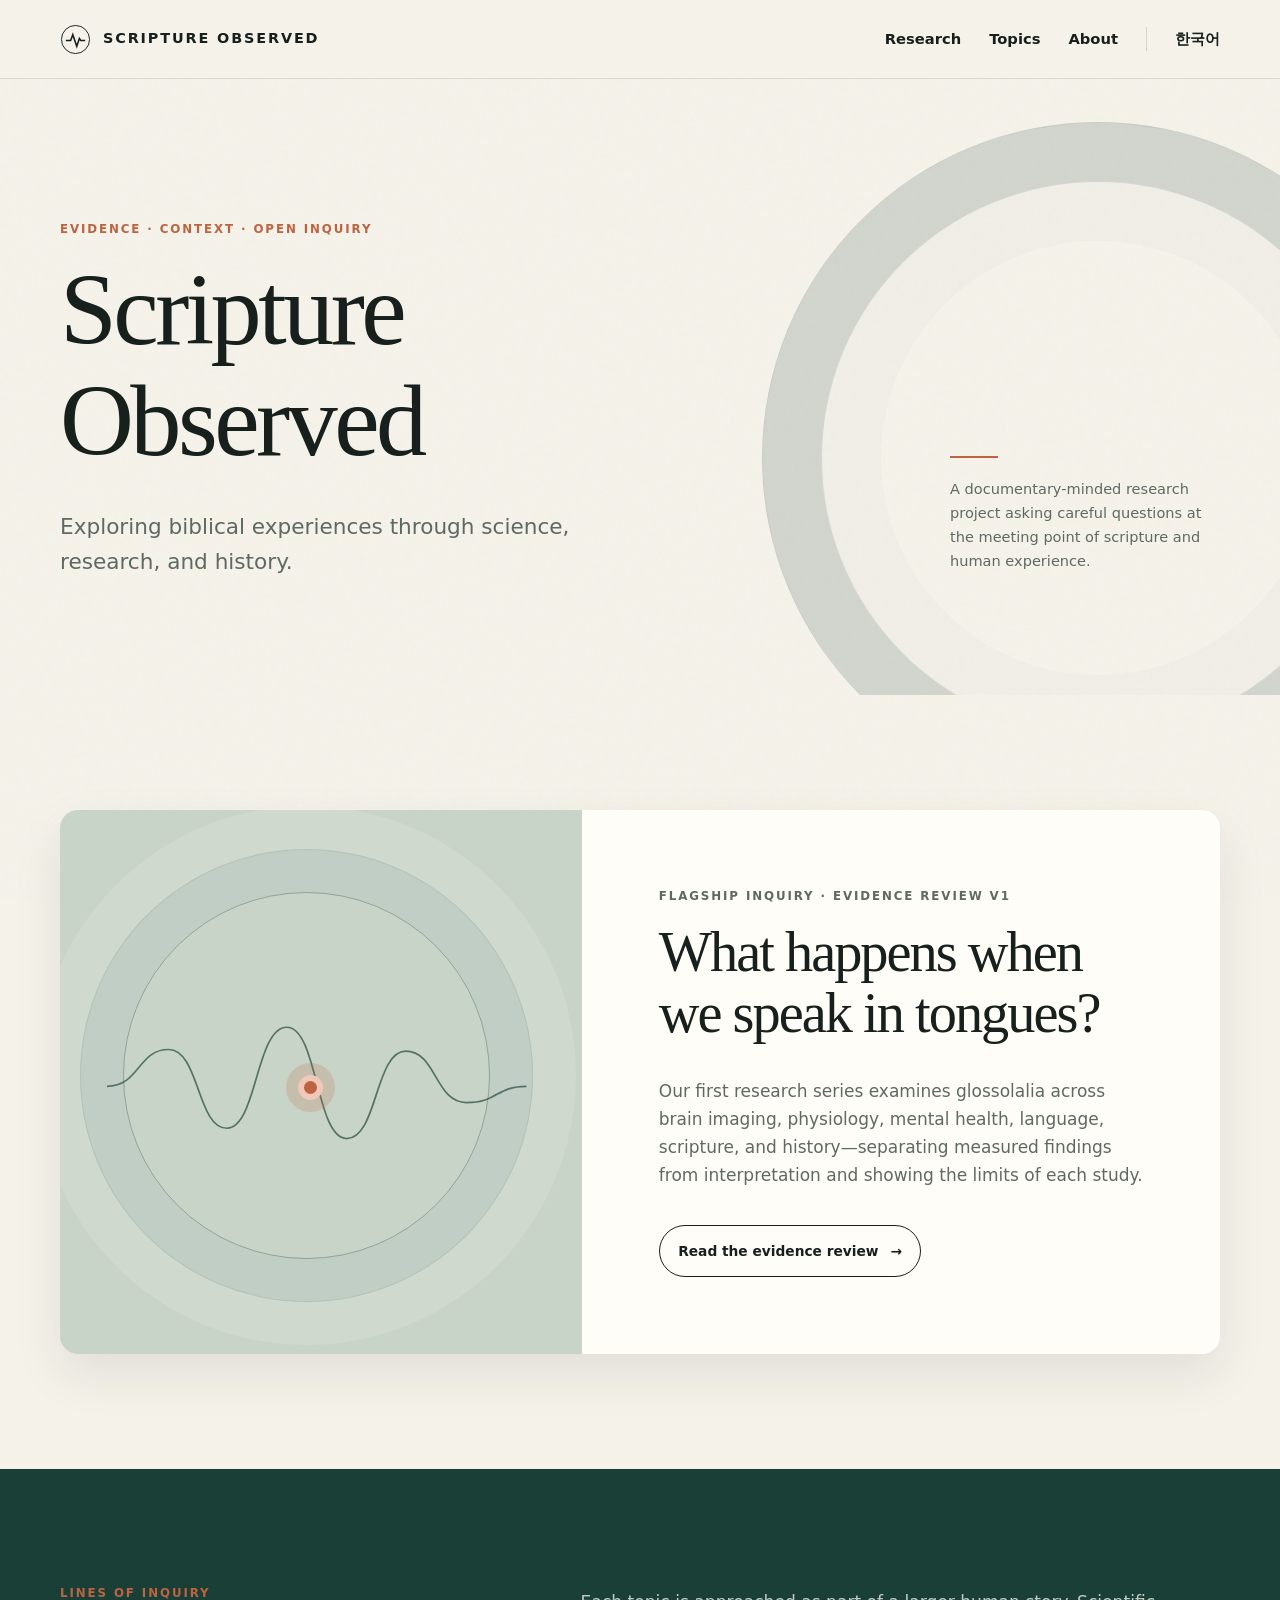
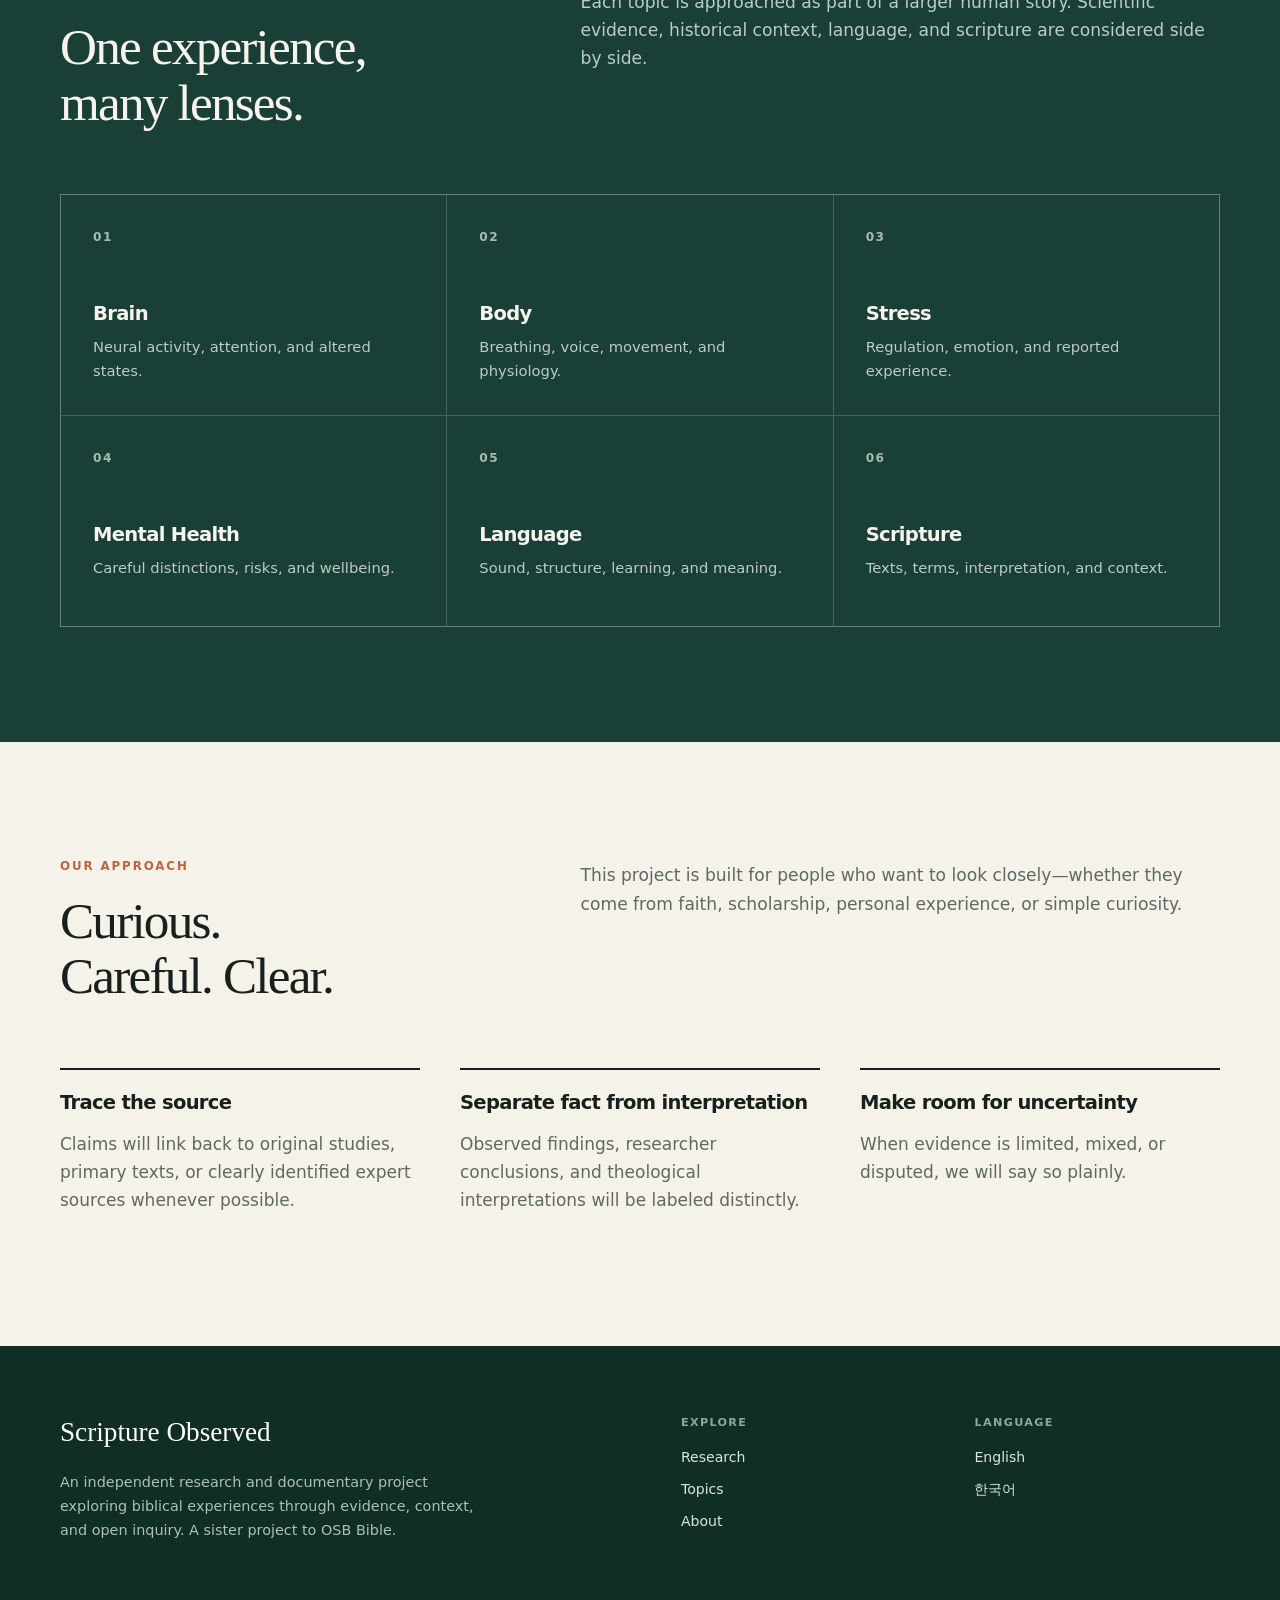
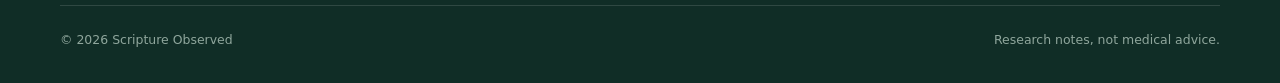
<file: index.html>
<!doctype html>
<html lang="en">
<head>
  <meta charset="utf-8">
  <meta name="viewport" content="width=device-width, initial-scale=1">
  <title>Scripture Observed — Biblical experiences through research</title>
  <meta name="description" content="Scripture Observed explores biblical experiences through science, research, and history with careful sourcing and accessible explanations.">
  <link rel="canonical" href="https://scriptureobserved.github.io/">
  <meta property="og:title" content="Scripture Observed">
  <meta property="og:description" content="Exploring biblical experiences through science, research, and history.">
  <meta property="og:type" content="website">
  <meta property="og:url" content="https://scriptureobserved.github.io/">
  <meta name="theme-color" content="#193f36">
  <link rel="stylesheet" href="/assets/css/styles.css">
  <script type="application/ld+json">{"@context":"https://schema.org","@type":"WebSite","name":"Scripture Observed","url":"https://scriptureobserved.github.io/","description":"Exploring biblical experiences through science, research, and history.","inLanguage":["en","ko"]}</script>
  <script src="/assets/js/site.js" defer></script>
</head>
<body>
  <a class="skip-link" href="#main">Skip to content</a>
  <header class="site-header">
    <div class="container nav-wrap">
      <a class="brand" href="/" aria-label="Scripture Observed home">
        <svg class="brand-mark" viewBox="0 0 32 32" aria-hidden="true"><circle cx="16" cy="16" r="14.5" fill="none" stroke="currentColor"/><path d="M6 17h5l2.2-6 4.1 12L20 15l1.4 2H26" fill="none" stroke="currentColor" stroke-width="1.6"/></svg>
        <span class="brand-name">SCRIPTURE OBSERVED</span>
      </a>
      <button class="menu-button" type="button" data-menu-button aria-expanded="false" aria-controls="site-nav" aria-label="Open menu"><svg width="24" height="24" viewBox="0 0 24 24" aria-hidden="true"><path d="M4 7h16M4 12h16M4 17h16" stroke="currentColor" stroke-width="1.7"/></svg></button>
      <nav class="site-nav" id="site-nav" data-site-nav aria-label="Main navigation">
        <a href="/research/">Research</a><a href="/topics/">Topics</a><a href="/about/">About</a><a class="language-link" href="/ko/" lang="ko">한국어</a>
      </nav>
    </div>
  </header>

  <main id="main">
    <section class="hero">
      <div class="container hero-grid">
        <div>
          <p class="eyebrow">Evidence · Context · Open inquiry</p>
          <h1>Scripture<br>Observed</h1>
          <p class="hero-copy">Exploring biblical experiences through science, research, and history.</p>
        </div>
        <p class="hero-note">A documentary-minded research project asking careful questions at the meeting point of scripture and human experience.</p>
      </div>
    </section>

    <section class="section" aria-labelledby="featured-title">
      <div class="container">
        <div class="feature-card">
          <div class="feature-visual" aria-hidden="true"><div class="signal"><svg viewBox="0 0 500 180"><path d="M0 95c38 0 36-43 72-43s33 92 68 92 34-118 70-118 34 130 70 130 33-102 69-102 34 60 71 60 34-19 70-19" fill="none" stroke="currentColor" stroke-width="2"/></svg></div></div>
          <div class="feature-content">
            <p class="eyebrow">Flagship inquiry · Evidence review v1</p>
            <h2 id="featured-title">What happens when we speak in tongues?</h2>
            <p>Our first research series examines glossolalia across brain imaging, physiology, mental health, language, scripture, and history—separating measured findings from interpretation and showing the limits of each study.</p>
            <a class="button" href="/research/speaking-in-tongues/">Read the evidence review <span aria-hidden="true">→</span></a>
          </div>
        </div>
      </div>
    </section>

    <section class="section section-dark" aria-labelledby="topics-title">
      <div class="container">
        <div class="section-heading"><div><p class="eyebrow">Lines of inquiry</p><h2 id="topics-title">One experience,<br>many lenses.</h2></div><p class="section-intro">Each topic is approached as part of a larger human story. Scientific evidence, historical context, language, and scripture are considered side by side.</p></div>
        <div class="topic-grid">
          <a class="topic-card" href="/research/speaking-in-tongues/#brain"><span class="topic-number">01</span><h3>Brain</h3><p>Neural activity, attention, and altered states.</p></a>
          <a class="topic-card" href="/research/speaking-in-tongues/#body"><span class="topic-number">02</span><h3>Body</h3><p>Breathing, voice, movement, and physiology.</p></a>
          <a class="topic-card" href="/research/speaking-in-tongues/#stress"><span class="topic-number">03</span><h3>Stress</h3><p>Regulation, emotion, and reported experience.</p></a>
          <a class="topic-card" href="/research/speaking-in-tongues/#mental-health"><span class="topic-number">04</span><h3>Mental Health</h3><p>Careful distinctions, risks, and wellbeing.</p></a>
          <a class="topic-card" href="/research/speaking-in-tongues/#language"><span class="topic-number">05</span><h3>Language</h3><p>Sound, structure, learning, and meaning.</p></a>
          <a class="topic-card" href="/research/speaking-in-tongues/#scripture"><span class="topic-number">06</span><h3>Scripture</h3><p>Texts, terms, interpretation, and context.</p></a>
        </div>
      </div>
    </section>

    <section class="section" aria-labelledby="method-title">
      <div class="container">
        <div class="section-heading"><div><p class="eyebrow">Our approach</p><h2 id="method-title">Curious.<br>Careful. Clear.</h2></div><p class="section-intro">This project is built for people who want to look closely—whether they come from faith, scholarship, personal experience, or simple curiosity.</p></div>
        <div class="principles">
          <article class="principle"><h3>Trace the source</h3><p>Claims will link back to original studies, primary texts, or clearly identified expert sources whenever possible.</p></article>
          <article class="principle"><h3>Separate fact from interpretation</h3><p>Observed findings, researcher conclusions, and theological interpretations will be labeled distinctly.</p></article>
          <article class="principle"><h3>Make room for uncertainty</h3><p>When evidence is limited, mixed, or disputed, we will say so plainly.</p></article>
        </div>
      </div>
    </section>

    <div class="ad-slot" aria-hidden="true"><!-- Reserved for a future, clearly labeled advertising unit. --></div>
  </main>

  <footer class="site-footer"><div class="container"><div class="footer-grid"><div><p class="footer-brand">Scripture Observed</p><p class="footer-copy">An independent research and documentary project exploring biblical experiences through evidence, context, and open inquiry. A sister project to OSB Bible.</p></div><div><p class="footer-title">Explore</p><div class="footer-links"><a href="/research/">Research</a><a href="/topics/">Topics</a><a href="/about/">About</a></div></div><div><p class="footer-title">Language</p><div class="footer-links"><a href="/">English</a><a href="/ko/" lang="ko">한국어</a></div></div></div><div class="footer-bottom"><span>© <span data-year>2026</span> Scripture Observed</span><span>Research notes, not medical advice.</span></div></div></footer>
</body>
</html>
</file>
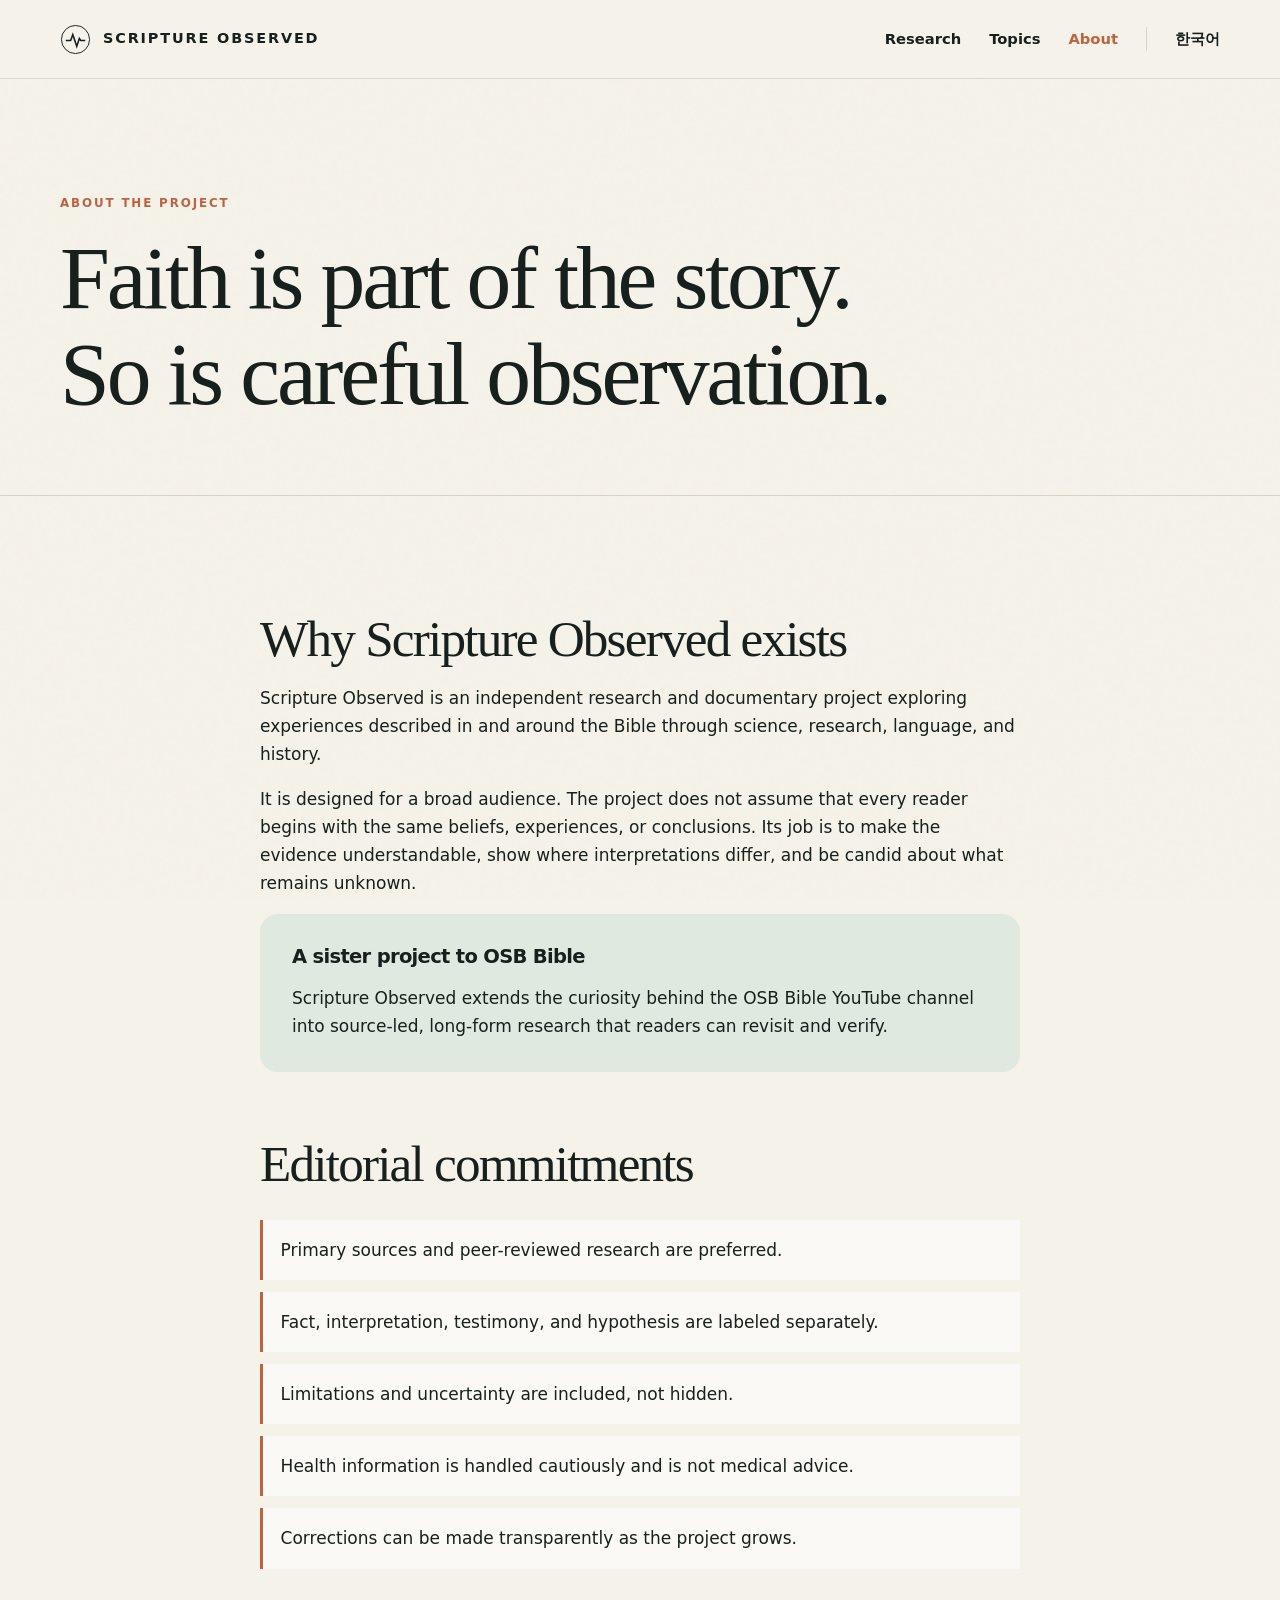
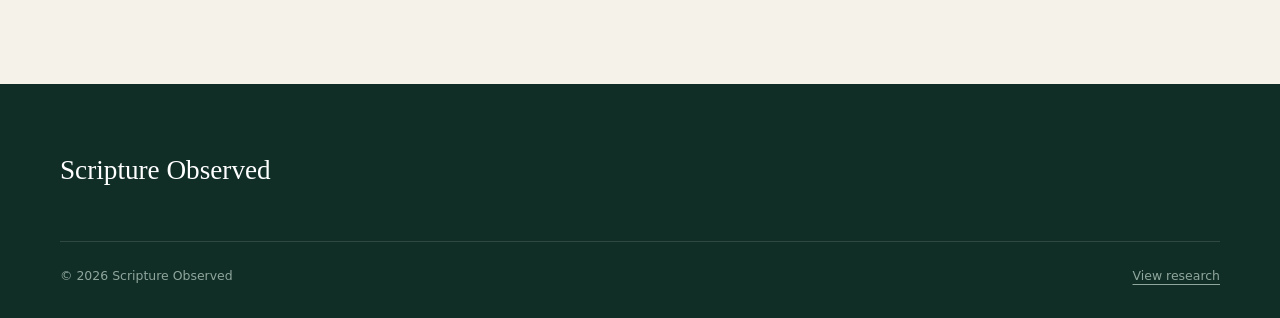
<file: about/index.html>
<!doctype html><html lang="en"><head><meta charset="utf-8"><meta name="viewport" content="width=device-width, initial-scale=1"><title>About — Scripture Observed</title><meta name="description" content="Learn about Scripture Observed, an independent research and documentary project and sister project to OSB Bible."><link rel="canonical" href="https://scriptureobserved.github.io/about/"><link rel="stylesheet" href="/assets/css/styles.css"><script src="/assets/js/site.js" defer></script></head><body><a class="skip-link" href="#main">Skip to content</a><header class="site-header"><div class="container nav-wrap"><a class="brand" href="/" aria-label="Scripture Observed home"><svg class="brand-mark" viewBox="0 0 32 32" aria-hidden="true"><circle cx="16" cy="16" r="14.5" fill="none" stroke="currentColor"/><path d="M6 17h5l2.2-6 4.1 12L20 15l1.4 2H26" fill="none" stroke="currentColor" stroke-width="1.6"/></svg><span class="brand-name">SCRIPTURE OBSERVED</span></a><button class="menu-button" type="button" data-menu-button aria-expanded="false" aria-controls="site-nav" aria-label="Open menu">☰</button><nav class="site-nav" id="site-nav" data-site-nav aria-label="Main navigation"><a href="/research/">Research</a><a href="/topics/">Topics</a><a href="/about/" aria-current="page">About</a><a class="language-link" href="/ko/" lang="ko">한국어</a></nav></div></header><main id="main"><header class="page-hero"><div class="container"><p class="eyebrow">About the project</p><h1>Faith is part of the story.<br>So is careful observation.</h1></div></header><section class="section"><div class="narrow"><h2>Why Scripture Observed exists</h2><p>Scripture Observed is an independent research and documentary project exploring experiences described in and around the Bible through science, research, language, and history.</p><p>It is designed for a broad audience. The project does not assume that every reader begins with the same beliefs, experiences, or conclusions. Its job is to make the evidence understandable, show where interpretations differ, and be candid about what remains unknown.</p><div class="callout"><h3>A sister project to OSB Bible</h3><p>Scripture Observed extends the curiosity behind the OSB Bible YouTube channel into source-led, long-form research that readers can revisit and verify.</p></div><h2 style="margin-top:4rem">Editorial commitments</h2><ul class="question-list"><li>Primary sources and peer-reviewed research are preferred.</li><li>Fact, interpretation, testimony, and hypothesis are labeled separately.</li><li>Limitations and uncertainty are included, not hidden.</li><li>Health information is handled cautiously and is not medical advice.</li><li>Corrections can be made transparently as the project grows.</li></ul></div></section></main><footer class="site-footer"><div class="container"><p class="footer-brand">Scripture Observed</p><div class="footer-bottom"><span>© <span data-year>2026</span> Scripture Observed</span><a href="/research/">View research</a></div></div></footer></body></html>
</file>
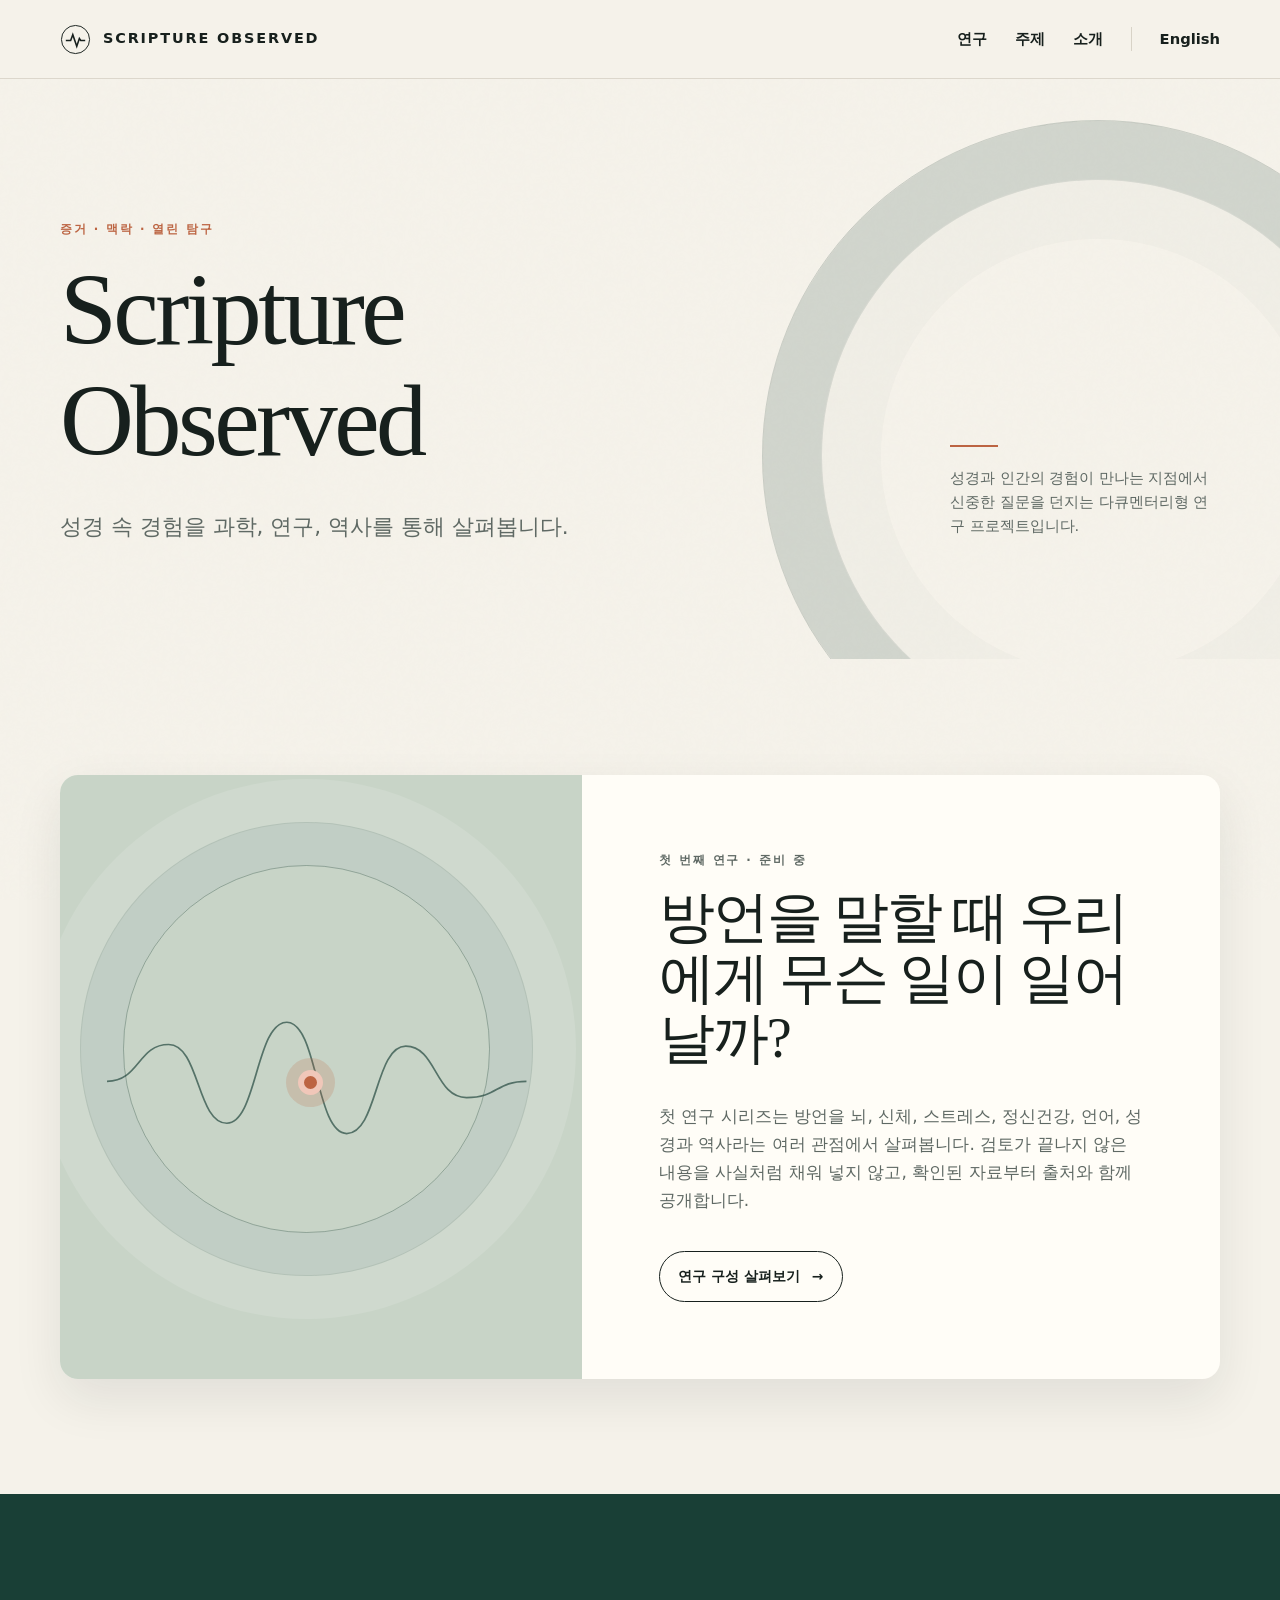
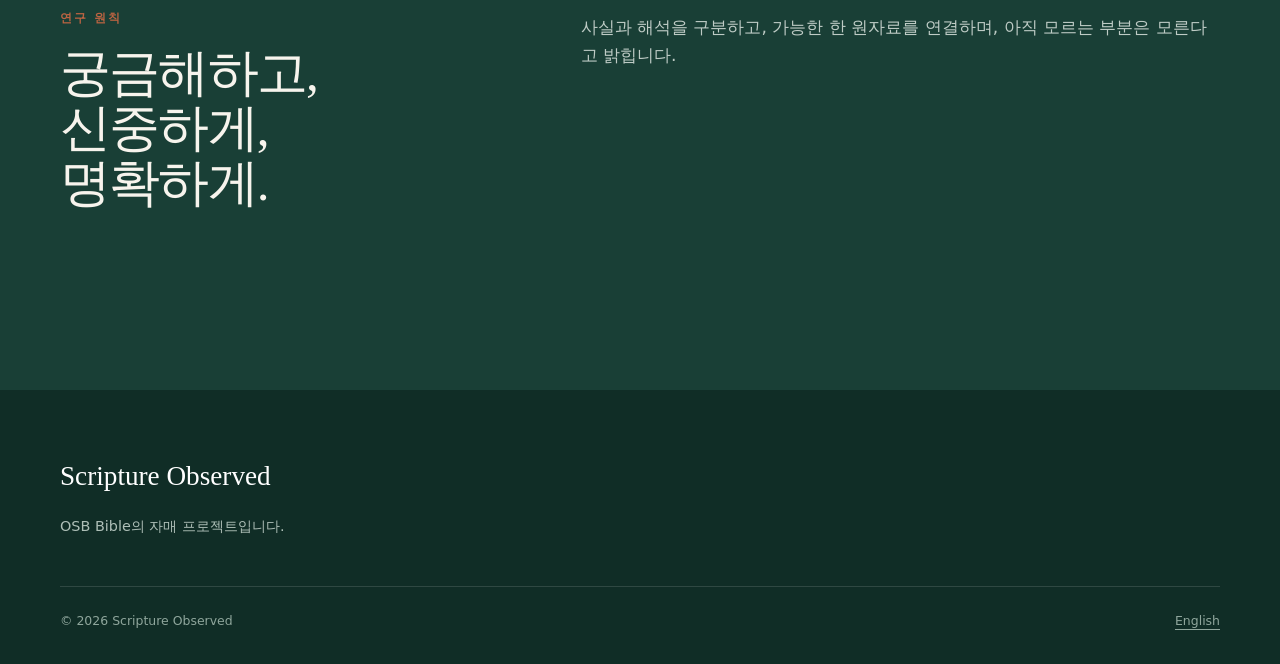
<file: ko/index.html>
<!doctype html><html lang="ko"><head><meta charset="utf-8"><meta name="viewport" content="width=device-width, initial-scale=1"><title>스크립처 옵저브드 — 성경의 경험을 연구로 살펴보다</title><meta name="description" content="스크립처 옵저브드는 성경 속 경험을 과학, 연구, 역사라는 관점에서 살펴봅니다."><link rel="canonical" href="https://scriptureobserved.github.io/ko/"><link rel="alternate" hreflang="en" href="https://scriptureobserved.github.io/"><link rel="stylesheet" href="/assets/css/styles.css"><script src="/assets/js/site.js" defer></script></head><body><a class="skip-link" href="#main">본문으로 건너뛰기</a><header class="site-header"><div class="container nav-wrap"><a class="brand" href="/ko/" aria-label="스크립처 옵저브드 홈"><svg class="brand-mark" viewBox="0 0 32 32" aria-hidden="true"><circle cx="16" cy="16" r="14.5" fill="none" stroke="currentColor"/><path d="M6 17h5l2.2-6 4.1 12L20 15l1.4 2H26" fill="none" stroke="currentColor" stroke-width="1.6"/></svg><span class="brand-name">SCRIPTURE OBSERVED</span></a><button class="menu-button" type="button" data-menu-button aria-expanded="false" aria-controls="site-nav" aria-label="메뉴 열기">☰</button><nav class="site-nav" id="site-nav" data-site-nav aria-label="주 메뉴"><a href="/ko/research/speaking-in-tongues/">연구</a><a href="/topics/">주제</a><a href="/about/">소개</a><a class="language-link" href="/">English</a></nav></div></header><main id="main"><section class="hero"><div class="container hero-grid"><div><p class="eyebrow">증거 · 맥락 · 열린 탐구</p><h1>Scripture<br>Observed</h1><p class="hero-copy">성경 속 경험을 과학, 연구, 역사를 통해 살펴봅니다.</p></div><p class="hero-note">성경과 인간의 경험이 만나는 지점에서 신중한 질문을 던지는 다큐멘터리형 연구 프로젝트입니다.</p></div></section><section class="section"><div class="container"><div class="feature-card"><div class="feature-visual" aria-hidden="true"><div class="signal"><svg viewBox="0 0 500 180"><path d="M0 95c38 0 36-43 72-43s33 92 68 92 34-118 70-118 34 130 70 130 33-102 69-102 34 60 71 60 34-19 70-19" fill="none" stroke="currentColor" stroke-width="2"/></svg></div></div><div class="feature-content"><p class="eyebrow">첫 번째 연구 · 준비 중</p><h2>방언을 말할 때 우리에게 무슨 일이 일어날까?</h2><p>첫 연구 시리즈는 방언을 뇌, 신체, 스트레스, 정신건강, 언어, 성경과 역사라는 여러 관점에서 살펴봅니다. 검토가 끝나지 않은 내용을 사실처럼 채워 넣지 않고, 확인된 자료부터 출처와 함께 공개합니다.</p><a class="button" href="/ko/research/speaking-in-tongues/">연구 구성 살펴보기 <span aria-hidden="true">→</span></a></div></div></div></section><section class="section section-dark"><div class="container"><div class="section-heading"><div><p class="eyebrow">연구 원칙</p><h2>궁금해하고,<br>신중하게,<br>명확하게.</h2></div><p class="section-intro">사실과 해석을 구분하고, 가능한 한 원자료를 연결하며, 아직 모르는 부분은 모른다고 밝힙니다.</p></div></div></section></main><footer class="site-footer"><div class="container"><p class="footer-brand">Scripture Observed</p><p class="footer-copy">OSB Bible의 자매 프로젝트입니다.</p><div class="footer-bottom"><span>© <span data-year>2026</span> Scripture Observed</span><a href="/">English</a></div></div></footer></body></html>
</file>
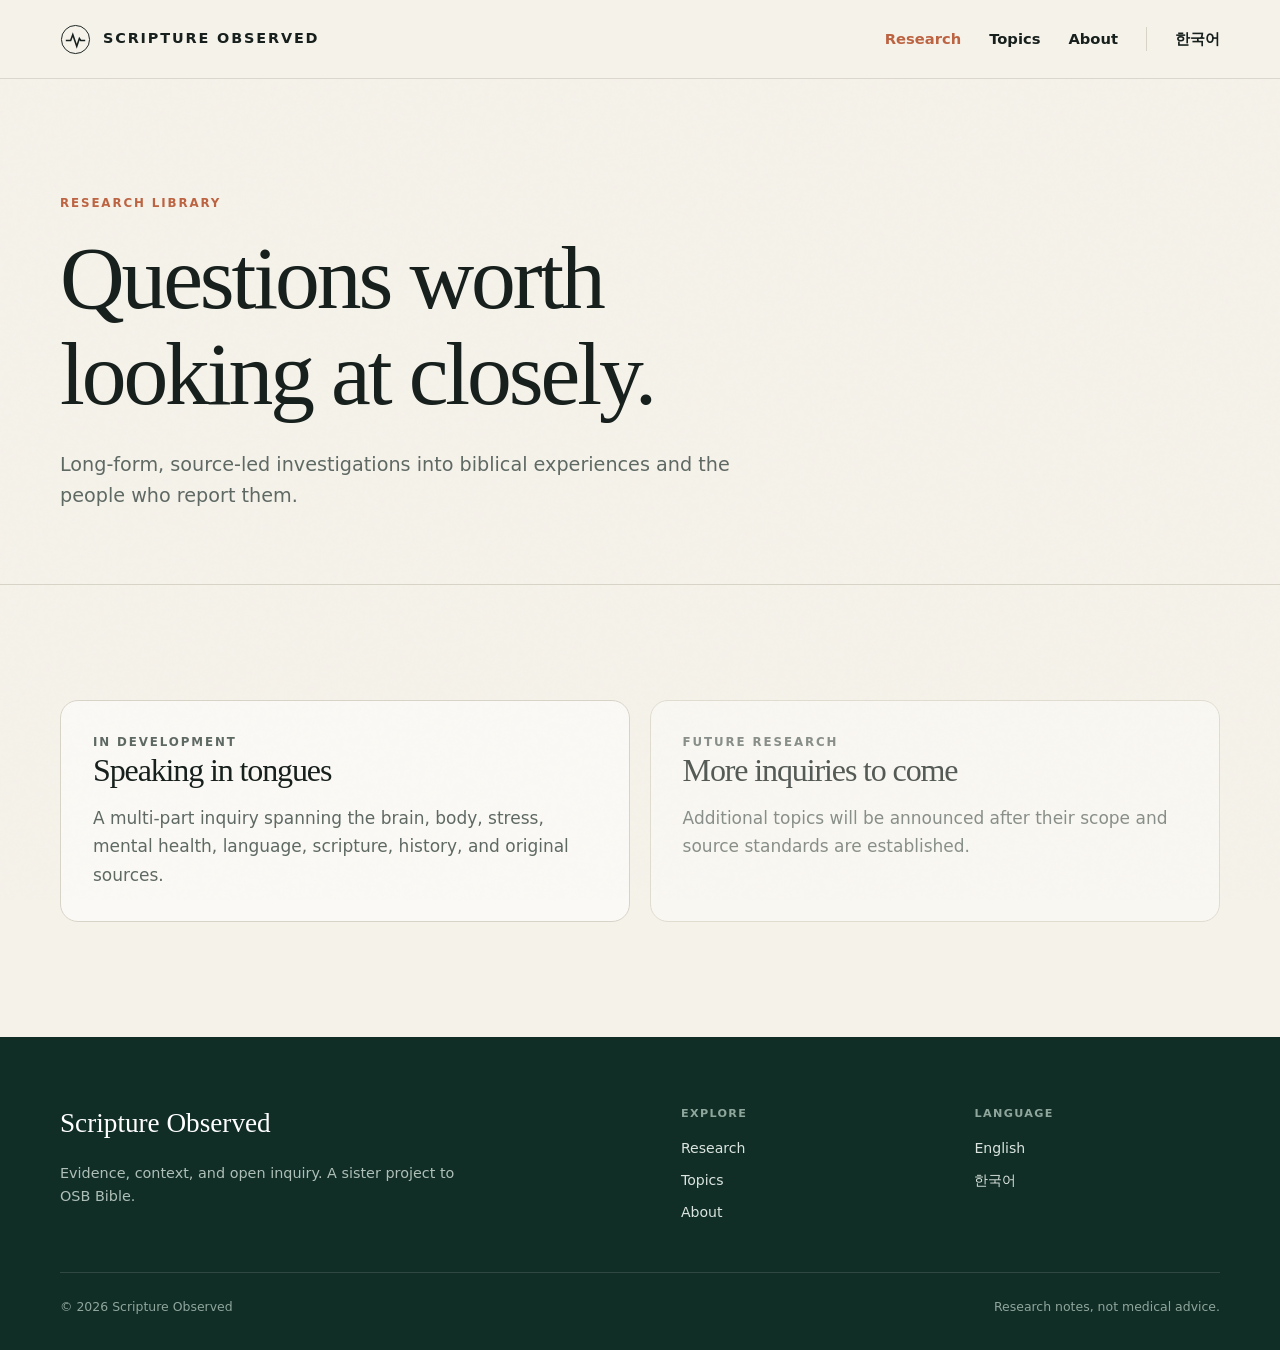
<file: research/index.html>
<!doctype html>
<html lang="en"><head><meta charset="utf-8"><meta name="viewport" content="width=device-width, initial-scale=1"><title>Research — Scripture Observed</title><meta name="description" content="Browse Scripture Observed research projects on biblical experiences, science, language, and history."><link rel="canonical" href="https://scriptureobserved.github.io/research/"><link rel="stylesheet" href="/assets/css/styles.css"><script src="/assets/js/site.js" defer></script></head>
<body><a class="skip-link" href="#main">Skip to content</a><header class="site-header"><div class="container nav-wrap"><a class="brand" href="/" aria-label="Scripture Observed home"><svg class="brand-mark" viewBox="0 0 32 32" aria-hidden="true"><circle cx="16" cy="16" r="14.5" fill="none" stroke="currentColor"/><path d="M6 17h5l2.2-6 4.1 12L20 15l1.4 2H26" fill="none" stroke="currentColor" stroke-width="1.6"/></svg><span class="brand-name">SCRIPTURE OBSERVED</span></a><button class="menu-button" type="button" data-menu-button aria-expanded="false" aria-controls="site-nav" aria-label="Open menu"><svg width="24" height="24" viewBox="0 0 24 24" aria-hidden="true"><path d="M4 7h16M4 12h16M4 17h16" stroke="currentColor" stroke-width="1.7"/></svg></button><nav class="site-nav" id="site-nav" data-site-nav aria-label="Main navigation"><a href="/research/" aria-current="page">Research</a><a href="/topics/">Topics</a><a href="/about/">About</a><a class="language-link" href="/ko/" lang="ko">한국어</a></nav></div></header>
<main id="main"><header class="page-hero"><div class="container"><p class="eyebrow">Research library</p><h1>Questions worth<br>looking at closely.</h1><p class="page-deck">Long-form, source-led investigations into biblical experiences and the people who report them.</p></div></header><section class="section"><div class="container"><div class="listing"><a class="listing-card" href="/research/speaking-in-tongues/"><p class="eyebrow">In development</p><h2 style="font-size:2rem">Speaking in tongues</h2><p>A multi-part inquiry spanning the brain, body, stress, mental health, language, scripture, history, and original sources.</p></a><article class="listing-card coming"><p class="eyebrow">Future research</p><h2 style="font-size:2rem">More inquiries to come</h2><p>Additional topics will be announced after their scope and source standards are established.</p></article></div></div></section></main>
<footer class="site-footer"><div class="container"><div class="footer-grid"><div><p class="footer-brand">Scripture Observed</p><p class="footer-copy">Evidence, context, and open inquiry. A sister project to OSB Bible.</p></div><div><p class="footer-title">Explore</p><div class="footer-links"><a href="/research/">Research</a><a href="/topics/">Topics</a><a href="/about/">About</a></div></div><div><p class="footer-title">Language</p><div class="footer-links"><a href="/">English</a><a href="/ko/" lang="ko">한국어</a></div></div></div><div class="footer-bottom"><span>© <span data-year>2026</span> Scripture Observed</span><span>Research notes, not medical advice.</span></div></div></footer></body></html>
</file>
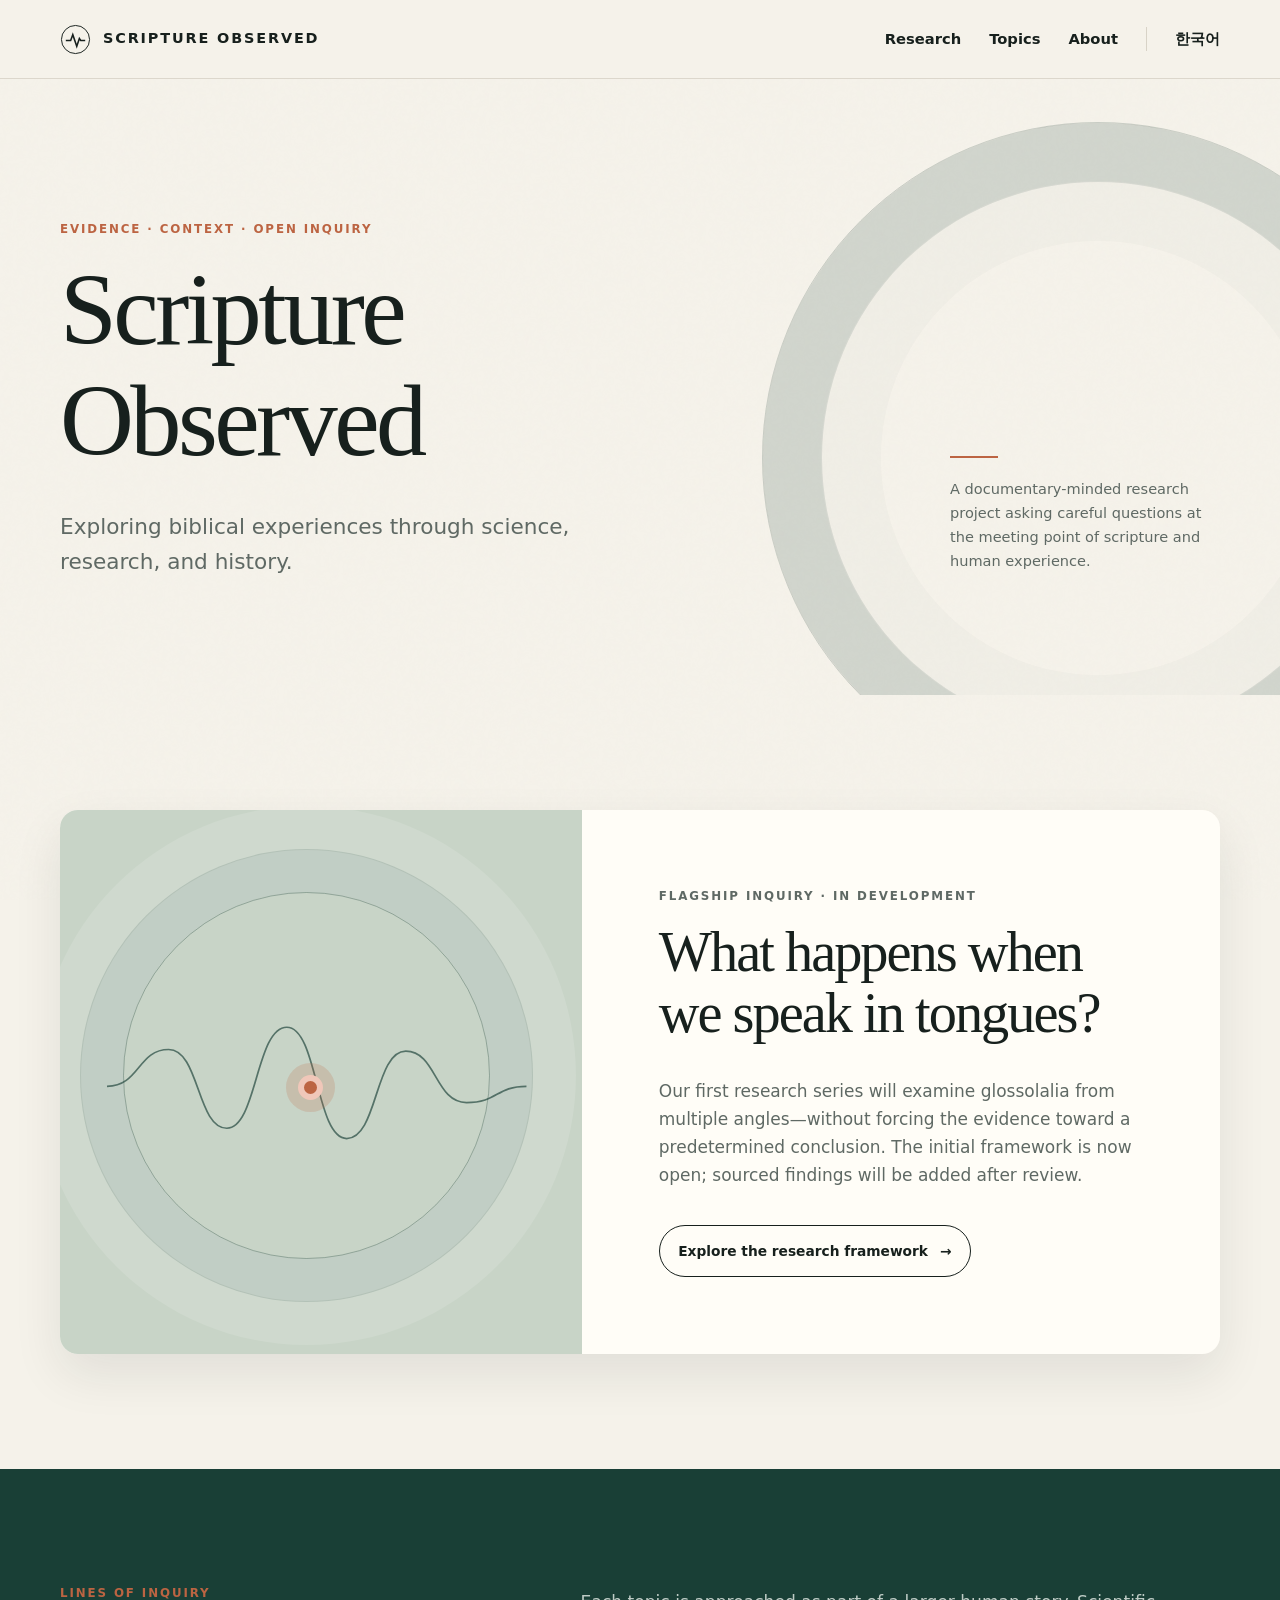
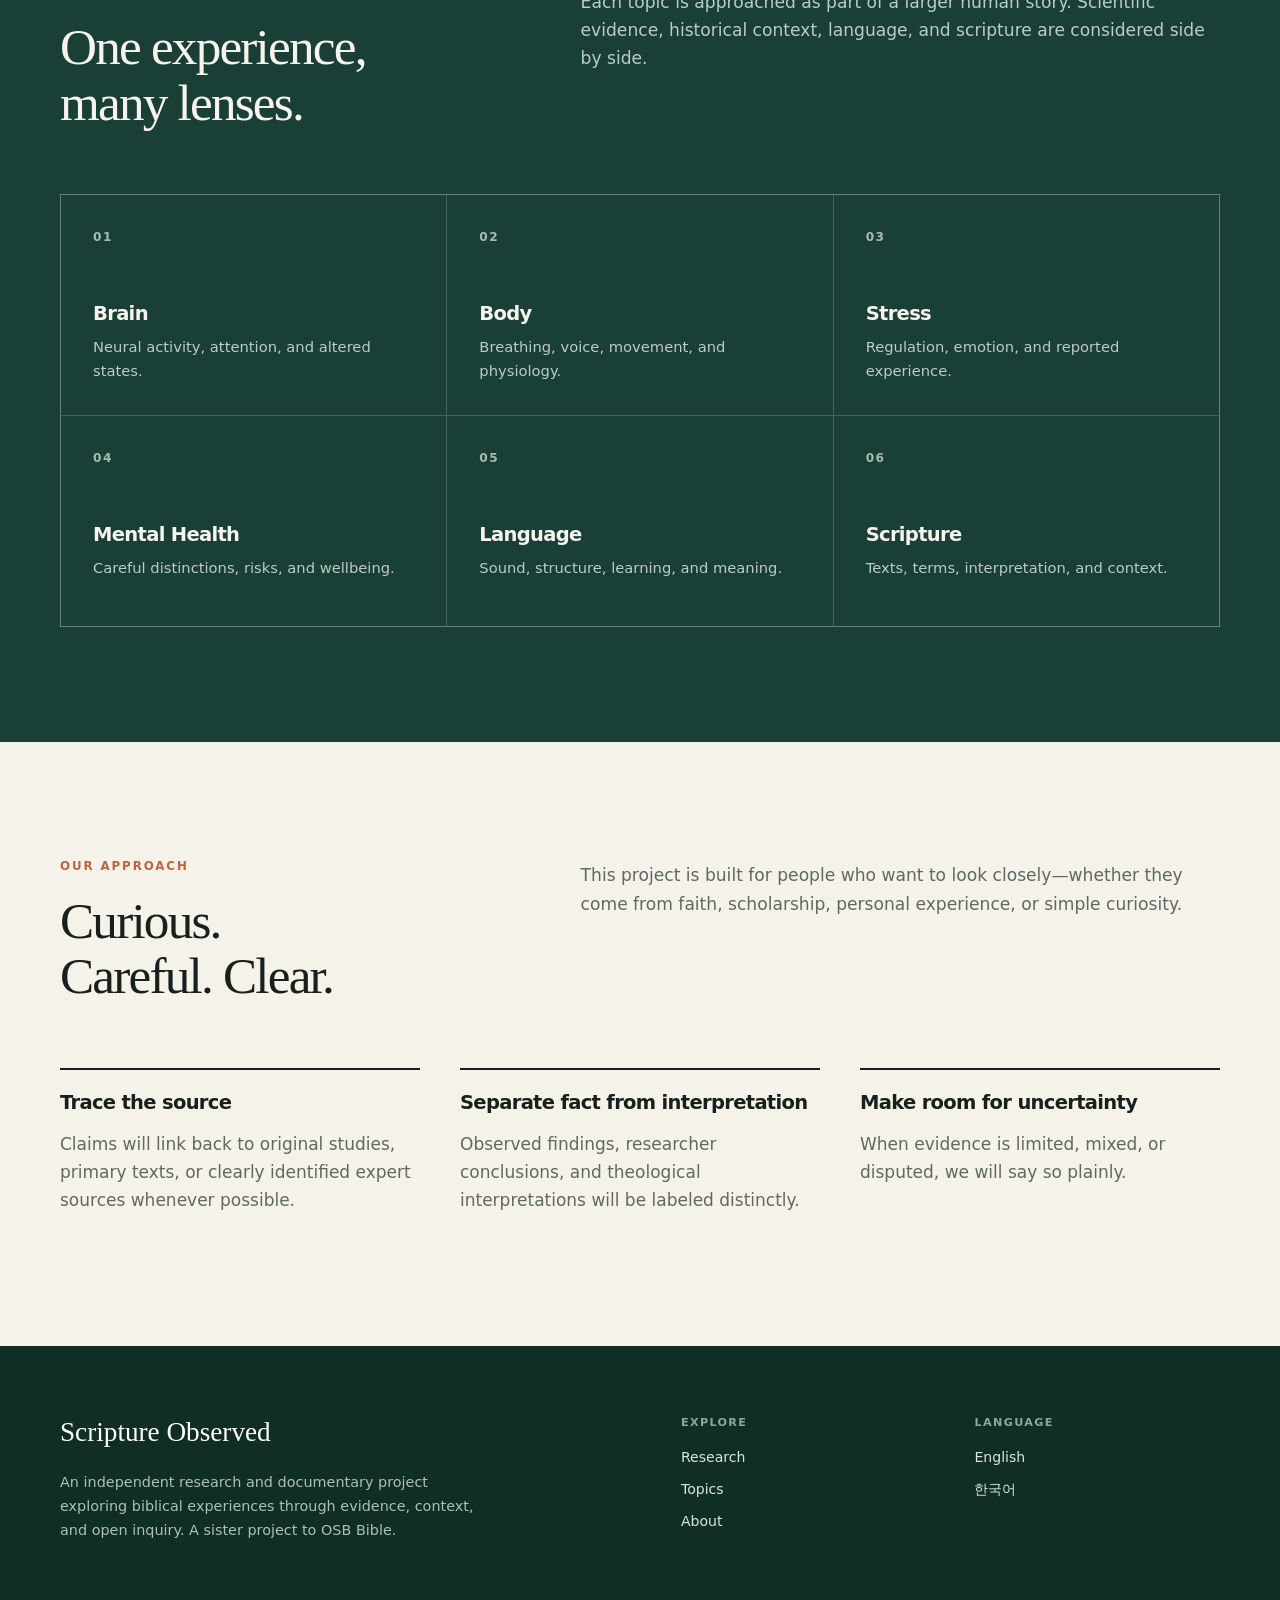
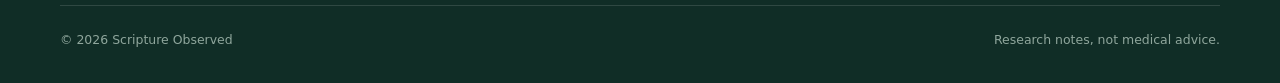
<file: scripture-observed-site/index.html>
<!doctype html>
<html lang="en">
<head>
  <meta charset="utf-8">
  <meta name="viewport" content="width=device-width, initial-scale=1">
  <title>Scripture Observed — Biblical experiences through research</title>
  <meta name="description" content="Scripture Observed explores biblical experiences through science, research, and history with careful sourcing and accessible explanations.">
  <link rel="canonical" href="https://scriptureobserved.github.io/">
  <meta property="og:title" content="Scripture Observed">
  <meta property="og:description" content="Exploring biblical experiences through science, research, and history.">
  <meta property="og:type" content="website">
  <meta property="og:url" content="https://scriptureobserved.github.io/">
  <meta name="theme-color" content="#193f36">
  <link rel="stylesheet" href="/assets/css/styles.css">
  <script type="application/ld+json">{"@context":"https://schema.org","@type":"WebSite","name":"Scripture Observed","url":"https://scriptureobserved.github.io/","description":"Exploring biblical experiences through science, research, and history.","inLanguage":["en","ko"]}</script>
  <script src="/assets/js/site.js" defer></script>
</head>
<body>
  <a class="skip-link" href="#main">Skip to content</a>
  <header class="site-header">
    <div class="container nav-wrap">
      <a class="brand" href="/" aria-label="Scripture Observed home">
        <svg class="brand-mark" viewBox="0 0 32 32" aria-hidden="true"><circle cx="16" cy="16" r="14.5" fill="none" stroke="currentColor"/><path d="M6 17h5l2.2-6 4.1 12L20 15l1.4 2H26" fill="none" stroke="currentColor" stroke-width="1.6"/></svg>
        <span class="brand-name">SCRIPTURE OBSERVED</span>
      </a>
      <button class="menu-button" type="button" data-menu-button aria-expanded="false" aria-controls="site-nav" aria-label="Open menu"><svg width="24" height="24" viewBox="0 0 24 24" aria-hidden="true"><path d="M4 7h16M4 12h16M4 17h16" stroke="currentColor" stroke-width="1.7"/></svg></button>
      <nav class="site-nav" id="site-nav" data-site-nav aria-label="Main navigation">
        <a href="/research/">Research</a><a href="/topics/">Topics</a><a href="/about/">About</a><a class="language-link" href="/ko/" lang="ko">한국어</a>
      </nav>
    </div>
  </header>

  <main id="main">
    <section class="hero">
      <div class="container hero-grid">
        <div>
          <p class="eyebrow">Evidence · Context · Open inquiry</p>
          <h1>Scripture<br>Observed</h1>
          <p class="hero-copy">Exploring biblical experiences through science, research, and history.</p>
        </div>
        <p class="hero-note">A documentary-minded research project asking careful questions at the meeting point of scripture and human experience.</p>
      </div>
    </section>

    <section class="section" aria-labelledby="featured-title">
      <div class="container">
        <div class="feature-card">
          <div class="feature-visual" aria-hidden="true"><div class="signal"><svg viewBox="0 0 500 180"><path d="M0 95c38 0 36-43 72-43s33 92 68 92 34-118 70-118 34 130 70 130 33-102 69-102 34 60 71 60 34-19 70-19" fill="none" stroke="currentColor" stroke-width="2"/></svg></div></div>
          <div class="feature-content">
            <p class="eyebrow">Flagship inquiry · In development</p>
            <h2 id="featured-title">What happens when we speak in tongues?</h2>
            <p>Our first research series will examine glossolalia from multiple angles—without forcing the evidence toward a predetermined conclusion. The initial framework is now open; sourced findings will be added after review.</p>
            <a class="button" href="/research/speaking-in-tongues/">Explore the research framework <span aria-hidden="true">→</span></a>
          </div>
        </div>
      </div>
    </section>

    <section class="section section-dark" aria-labelledby="topics-title">
      <div class="container">
        <div class="section-heading"><div><p class="eyebrow">Lines of inquiry</p><h2 id="topics-title">One experience,<br>many lenses.</h2></div><p class="section-intro">Each topic is approached as part of a larger human story. Scientific evidence, historical context, language, and scripture are considered side by side.</p></div>
        <div class="topic-grid">
          <a class="topic-card" href="/research/speaking-in-tongues/#brain"><span class="topic-number">01</span><h3>Brain</h3><p>Neural activity, attention, and altered states.</p></a>
          <a class="topic-card" href="/research/speaking-in-tongues/#body"><span class="topic-number">02</span><h3>Body</h3><p>Breathing, voice, movement, and physiology.</p></a>
          <a class="topic-card" href="/research/speaking-in-tongues/#stress"><span class="topic-number">03</span><h3>Stress</h3><p>Regulation, emotion, and reported experience.</p></a>
          <a class="topic-card" href="/research/speaking-in-tongues/#mental-health"><span class="topic-number">04</span><h3>Mental Health</h3><p>Careful distinctions, risks, and wellbeing.</p></a>
          <a class="topic-card" href="/research/speaking-in-tongues/#language"><span class="topic-number">05</span><h3>Language</h3><p>Sound, structure, learning, and meaning.</p></a>
          <a class="topic-card" href="/research/speaking-in-tongues/#scripture"><span class="topic-number">06</span><h3>Scripture</h3><p>Texts, terms, interpretation, and context.</p></a>
        </div>
      </div>
    </section>

    <section class="section" aria-labelledby="method-title">
      <div class="container">
        <div class="section-heading"><div><p class="eyebrow">Our approach</p><h2 id="method-title">Curious.<br>Careful. Clear.</h2></div><p class="section-intro">This project is built for people who want to look closely—whether they come from faith, scholarship, personal experience, or simple curiosity.</p></div>
        <div class="principles">
          <article class="principle"><h3>Trace the source</h3><p>Claims will link back to original studies, primary texts, or clearly identified expert sources whenever possible.</p></article>
          <article class="principle"><h3>Separate fact from interpretation</h3><p>Observed findings, researcher conclusions, and theological interpretations will be labeled distinctly.</p></article>
          <article class="principle"><h3>Make room for uncertainty</h3><p>When evidence is limited, mixed, or disputed, we will say so plainly.</p></article>
        </div>
      </div>
    </section>

    <div class="ad-slot" aria-hidden="true"><!-- Reserved for a future, clearly labeled advertising unit. --></div>
  </main>

  <footer class="site-footer"><div class="container"><div class="footer-grid"><div><p class="footer-brand">Scripture Observed</p><p class="footer-copy">An independent research and documentary project exploring biblical experiences through evidence, context, and open inquiry. A sister project to OSB Bible.</p></div><div><p class="footer-title">Explore</p><div class="footer-links"><a href="/research/">Research</a><a href="/topics/">Topics</a><a href="/about/">About</a></div></div><div><p class="footer-title">Language</p><div class="footer-links"><a href="/">English</a><a href="/ko/" lang="ko">한국어</a></div></div></div><div class="footer-bottom"><span>© <span data-year>2026</span> Scripture Observed</span><span>Research notes, not medical advice.</span></div></div></footer>
</body>
</html>
</file>
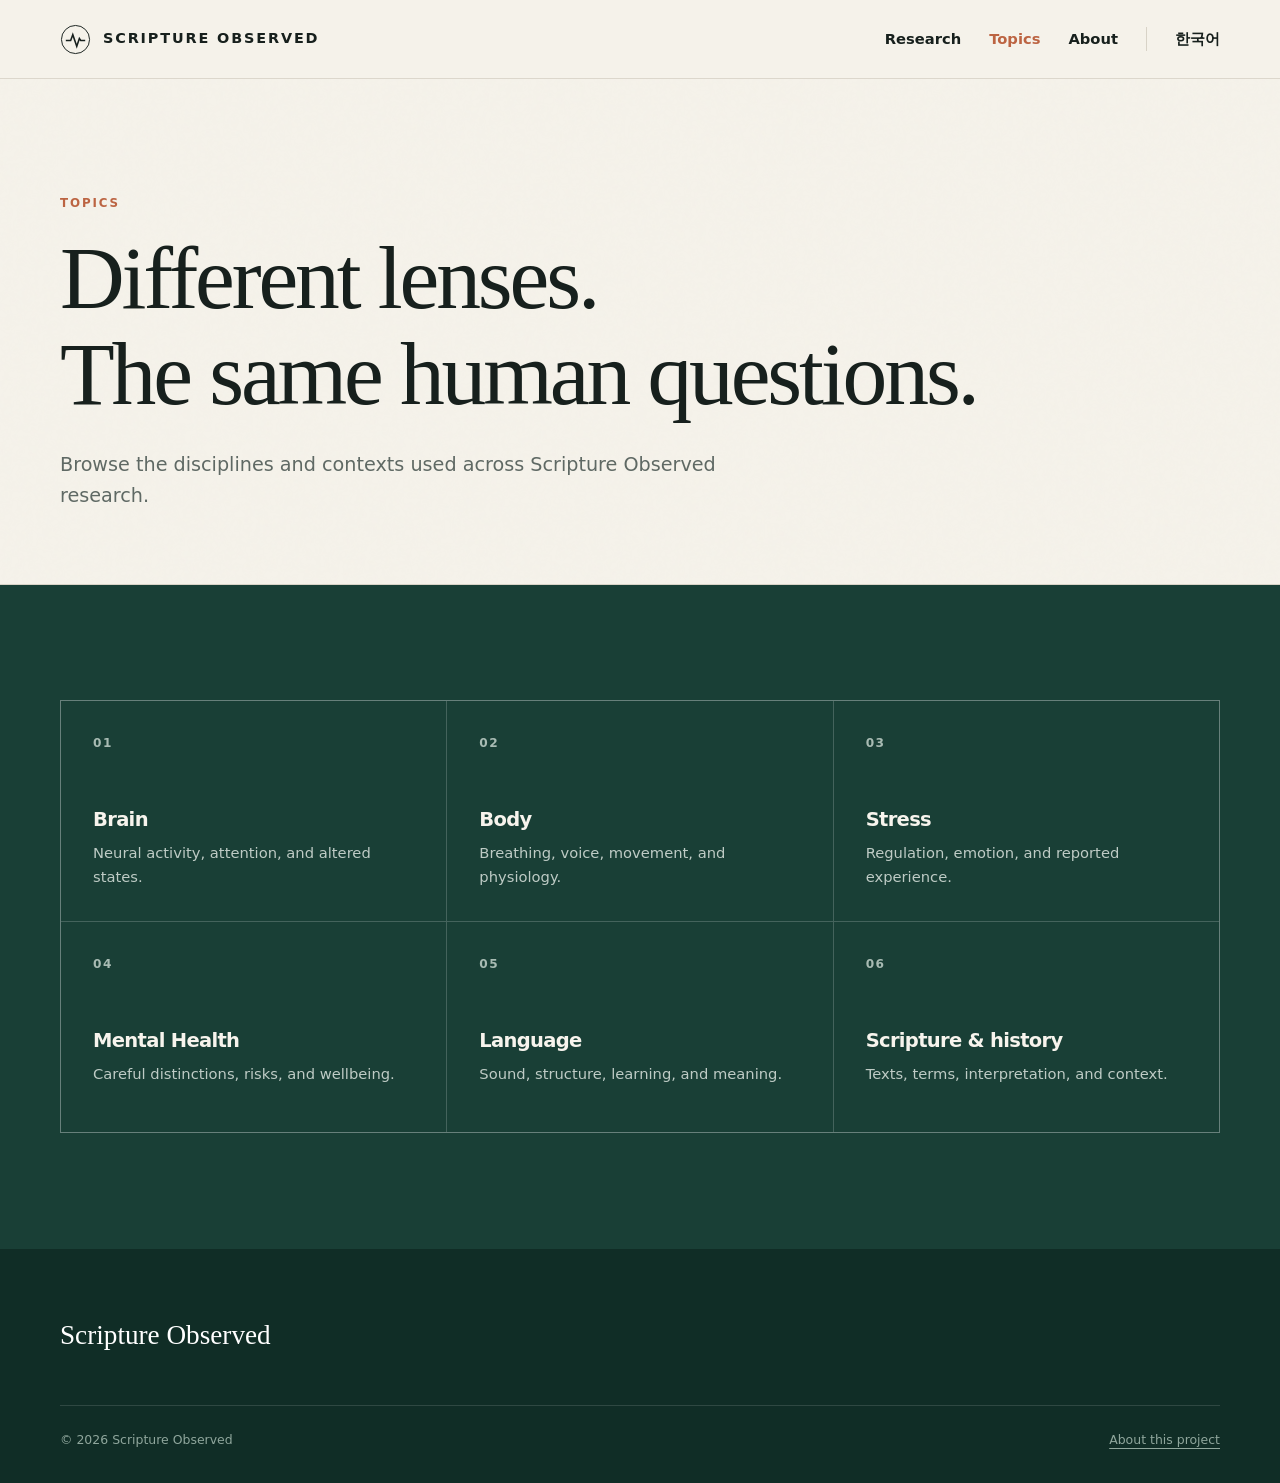
<file: topics/index.html>
<!doctype html><html lang="en"><head><meta charset="utf-8"><meta name="viewport" content="width=device-width, initial-scale=1"><title>Topics — Scripture Observed</title><meta name="description" content="Explore Scripture Observed topics across the brain, body, stress, mental health, language, scripture, and history."><link rel="canonical" href="https://scriptureobserved.github.io/topics/"><link rel="stylesheet" href="/assets/css/styles.css"><script src="/assets/js/site.js" defer></script></head><body><a class="skip-link" href="#main">Skip to content</a><header class="site-header"><div class="container nav-wrap"><a class="brand" href="/" aria-label="Scripture Observed home"><svg class="brand-mark" viewBox="0 0 32 32" aria-hidden="true"><circle cx="16" cy="16" r="14.5" fill="none" stroke="currentColor"/><path d="M6 17h5l2.2-6 4.1 12L20 15l1.4 2H26" fill="none" stroke="currentColor" stroke-width="1.6"/></svg><span class="brand-name">SCRIPTURE OBSERVED</span></a><button class="menu-button" type="button" data-menu-button aria-expanded="false" aria-controls="site-nav" aria-label="Open menu">☰</button><nav class="site-nav" id="site-nav" data-site-nav aria-label="Main navigation"><a href="/research/">Research</a><a href="/topics/" aria-current="page">Topics</a><a href="/about/">About</a><a class="language-link" href="/ko/" lang="ko">한국어</a></nav></div></header><main id="main"><header class="page-hero"><div class="container"><p class="eyebrow">Topics</p><h1>Different lenses.<br>The same human questions.</h1><p class="page-deck">Browse the disciplines and contexts used across Scripture Observed research.</p></div></header><section class="section section-dark"><div class="container"><div class="topic-grid"><a class="topic-card" href="/research/speaking-in-tongues/#brain"><span class="topic-number">01</span><h3>Brain</h3><p>Neural activity, attention, and altered states.</p></a><a class="topic-card" href="/research/speaking-in-tongues/#body"><span class="topic-number">02</span><h3>Body</h3><p>Breathing, voice, movement, and physiology.</p></a><a class="topic-card" href="/research/speaking-in-tongues/#stress"><span class="topic-number">03</span><h3>Stress</h3><p>Regulation, emotion, and reported experience.</p></a><a class="topic-card" href="/research/speaking-in-tongues/#mental-health"><span class="topic-number">04</span><h3>Mental Health</h3><p>Careful distinctions, risks, and wellbeing.</p></a><a class="topic-card" href="/research/speaking-in-tongues/#language"><span class="topic-number">05</span><h3>Language</h3><p>Sound, structure, learning, and meaning.</p></a><a class="topic-card" href="/research/speaking-in-tongues/#scripture"><span class="topic-number">06</span><h3>Scripture & history</h3><p>Texts, terms, interpretation, and context.</p></a></div></div></section></main><footer class="site-footer"><div class="container"><p class="footer-brand">Scripture Observed</p><div class="footer-bottom"><span>© <span data-year>2026</span> Scripture Observed</span><a href="/about/">About this project</a></div></div></footer></body></html>
</file>
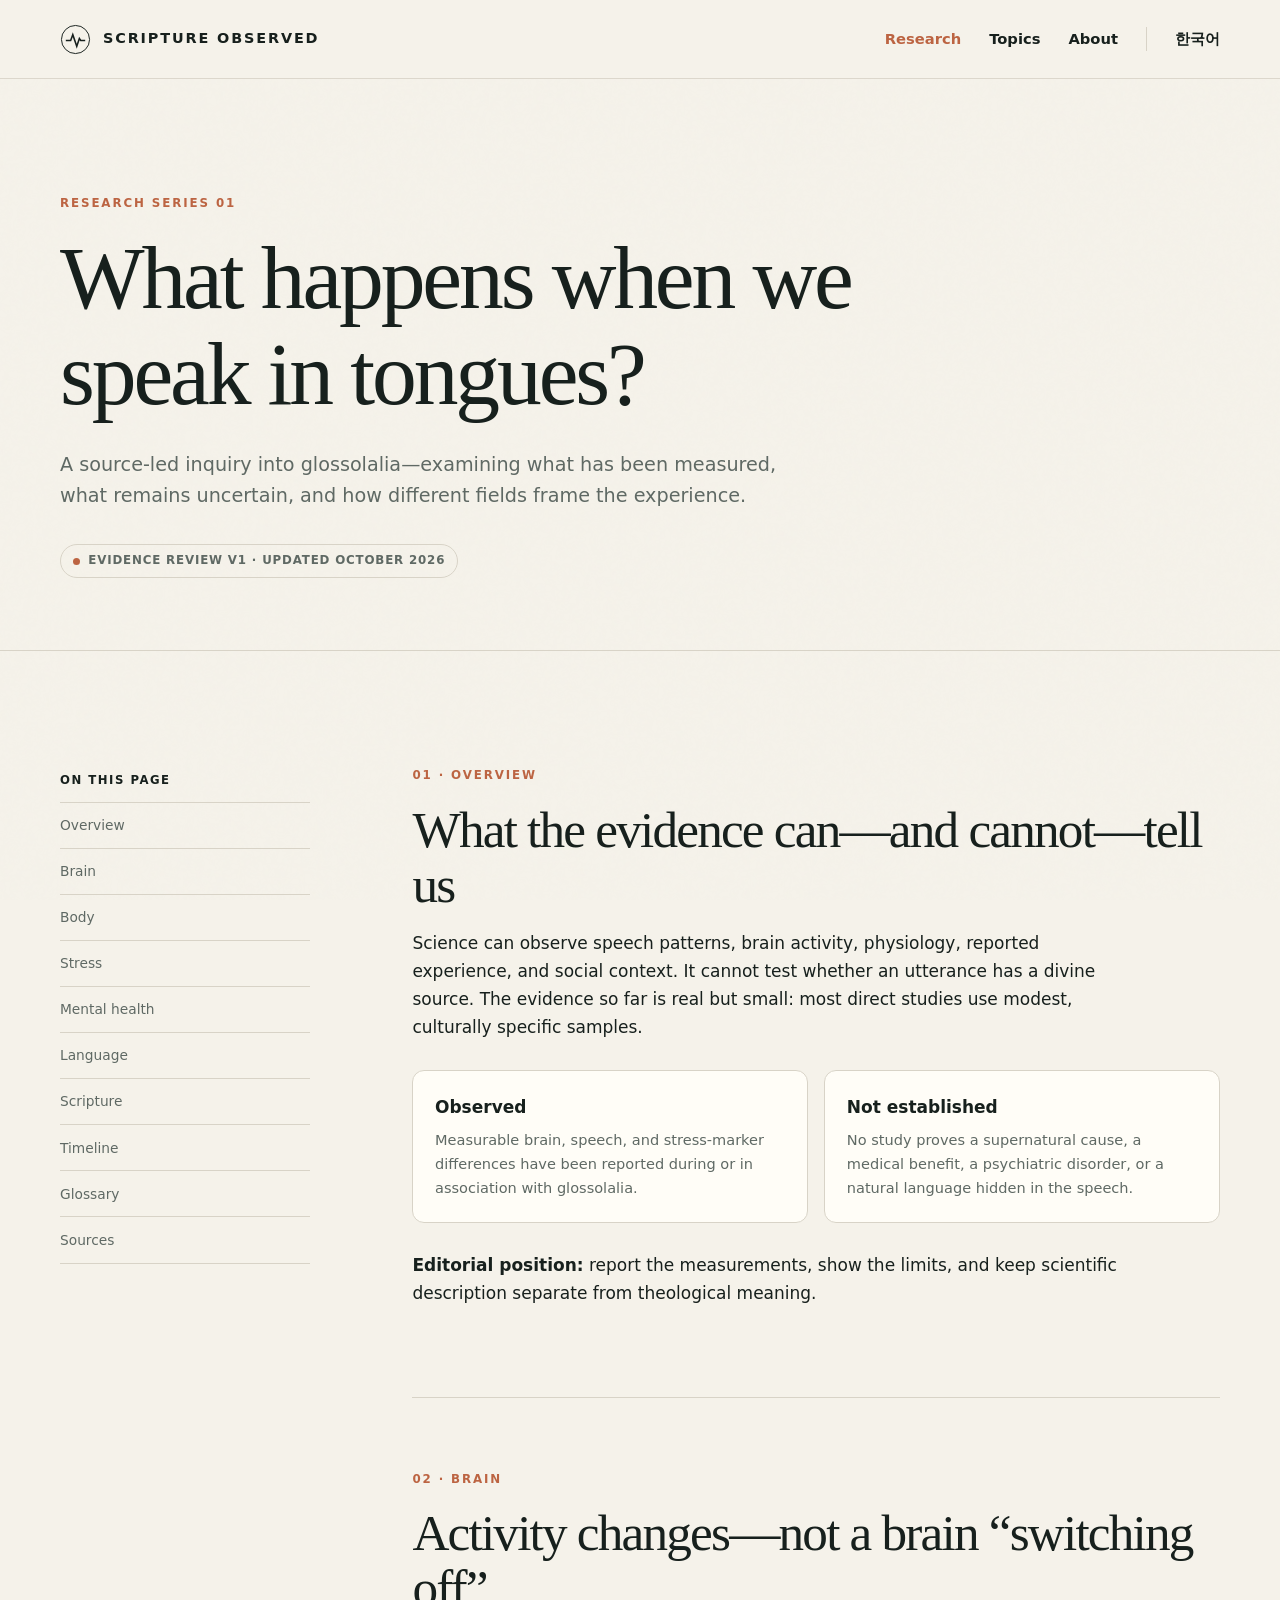
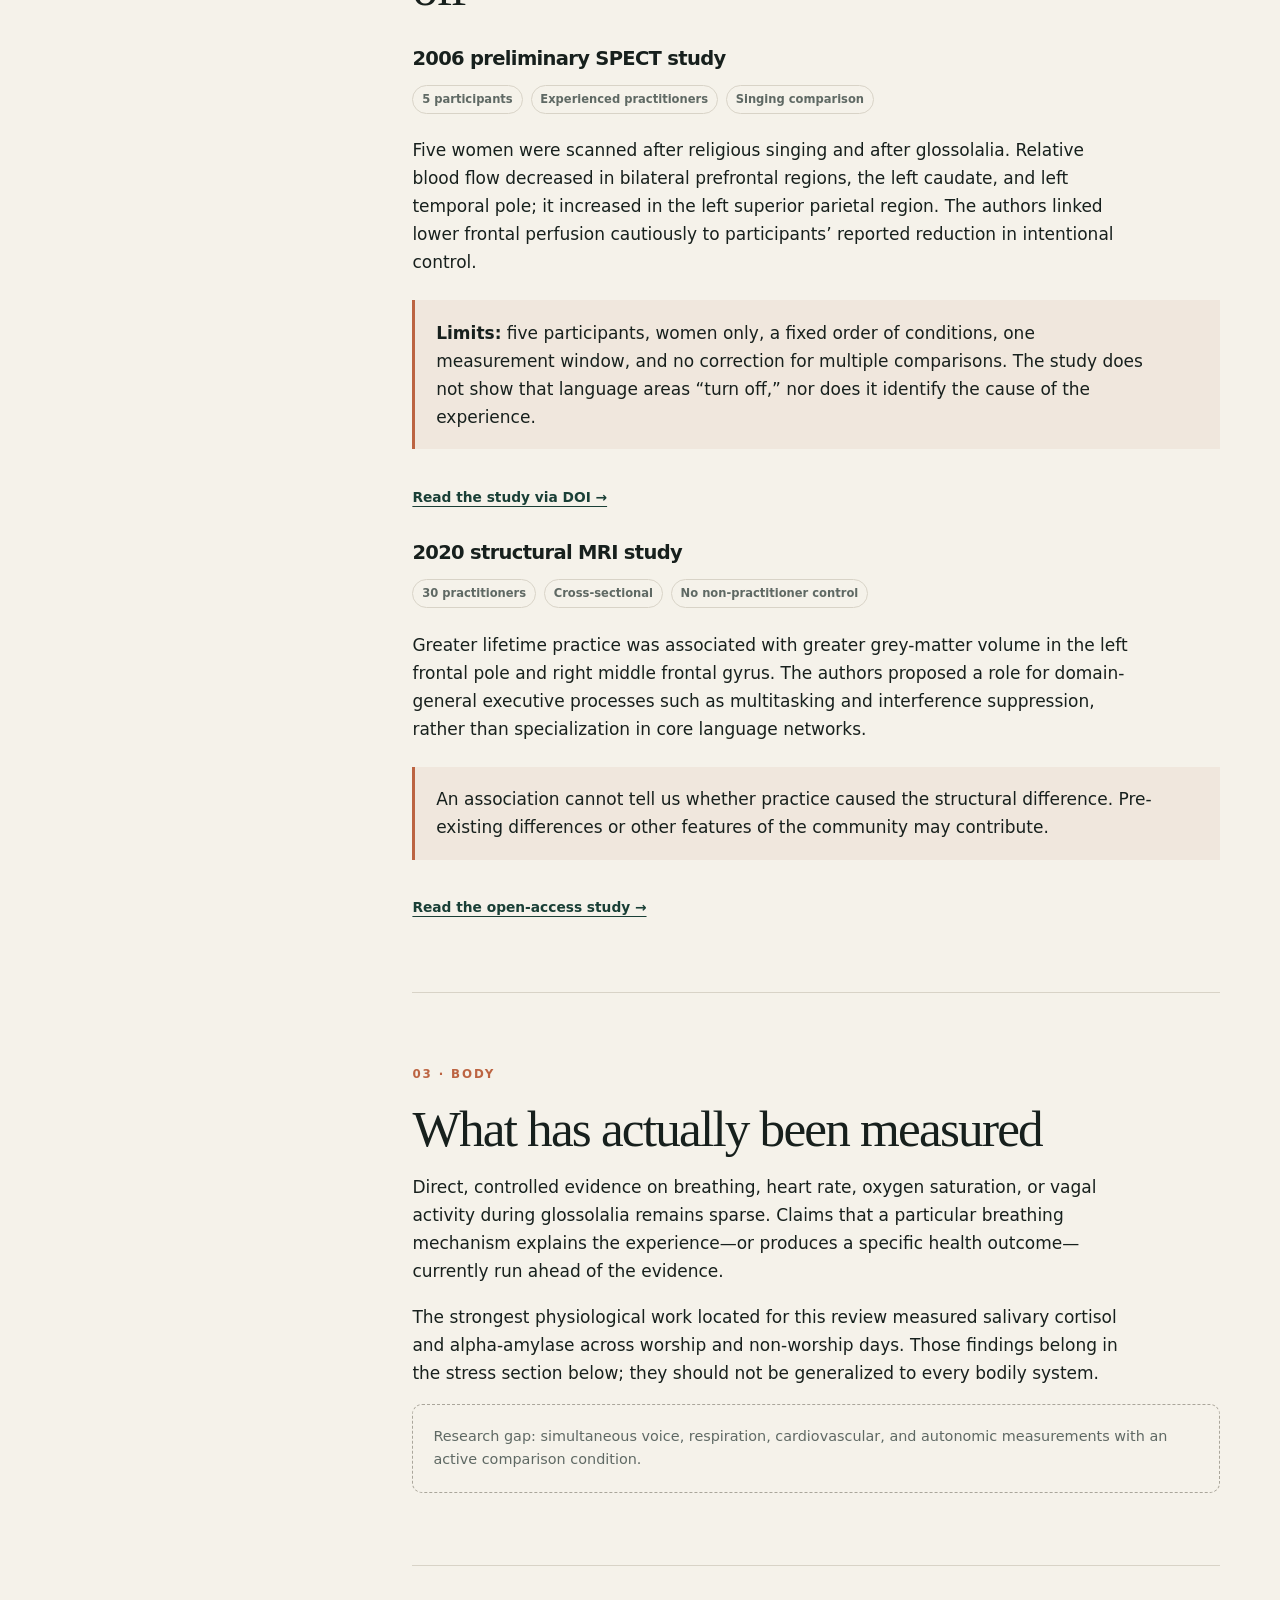
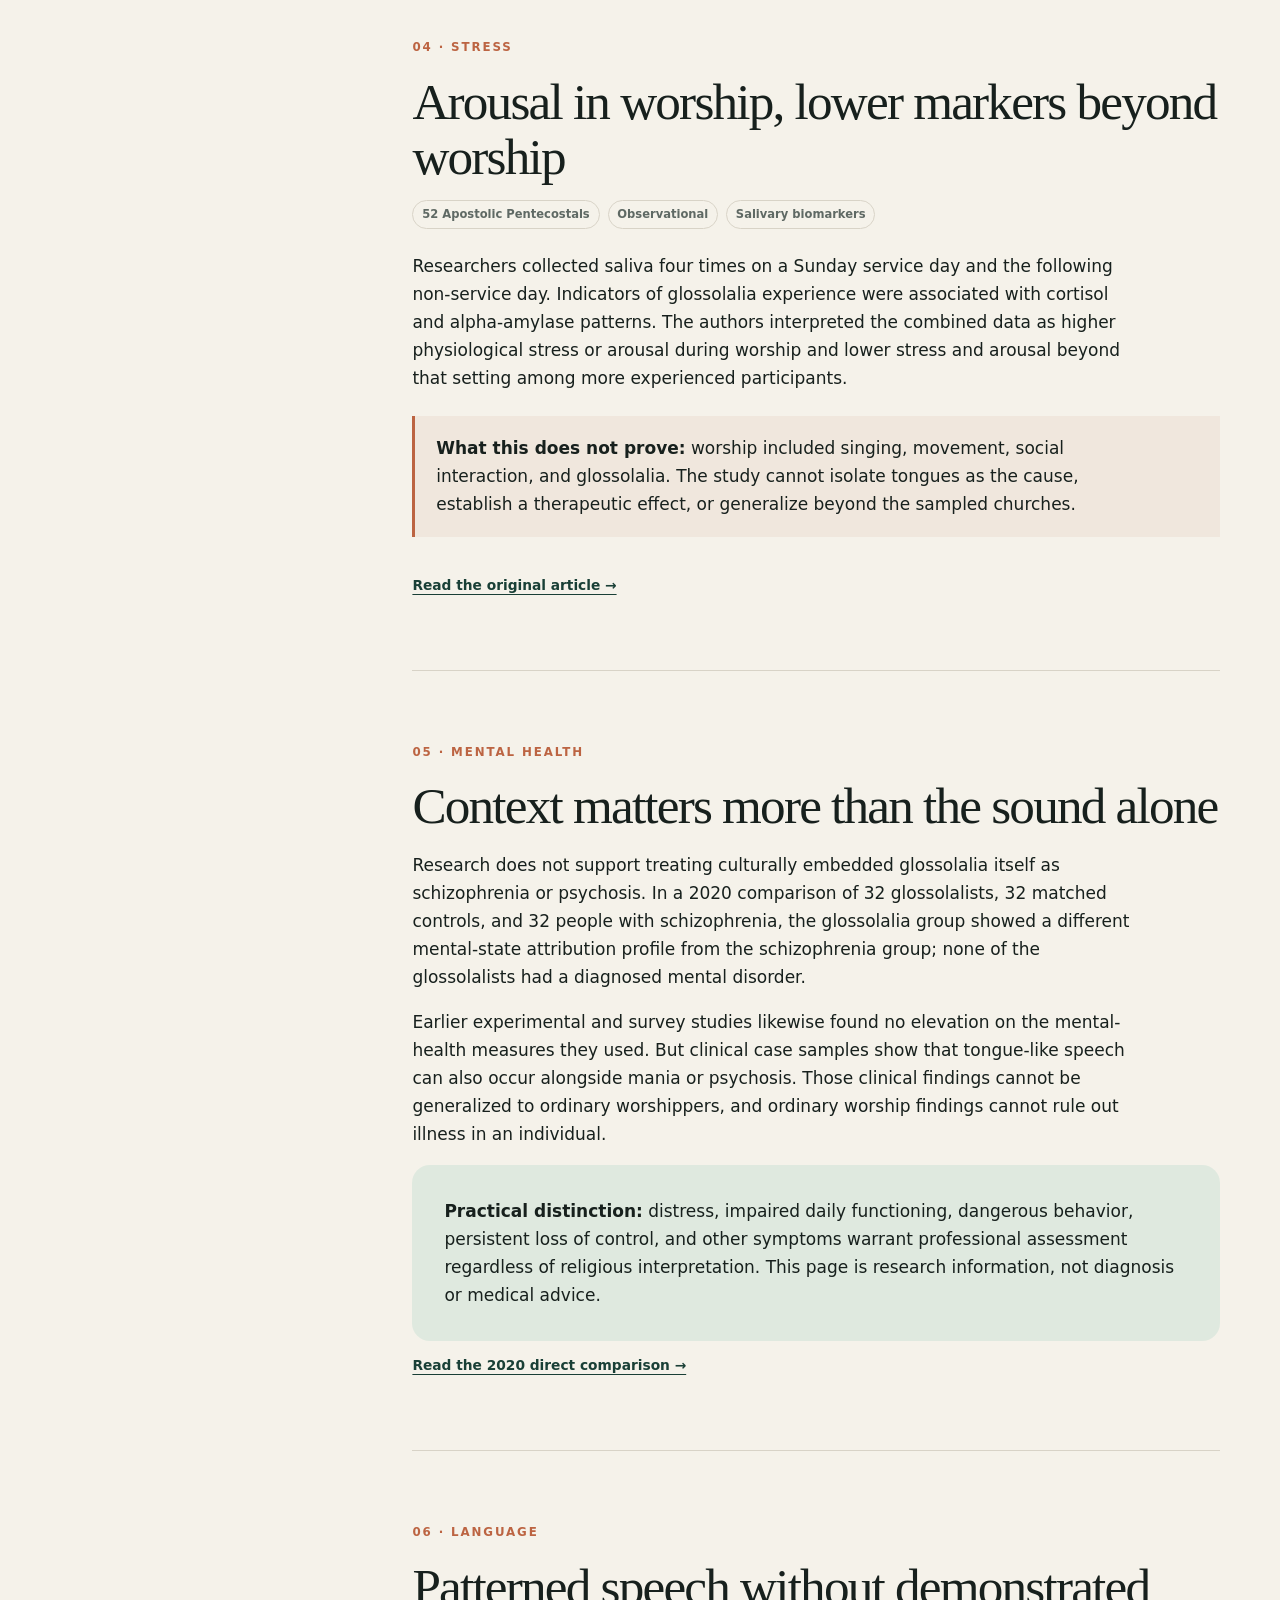
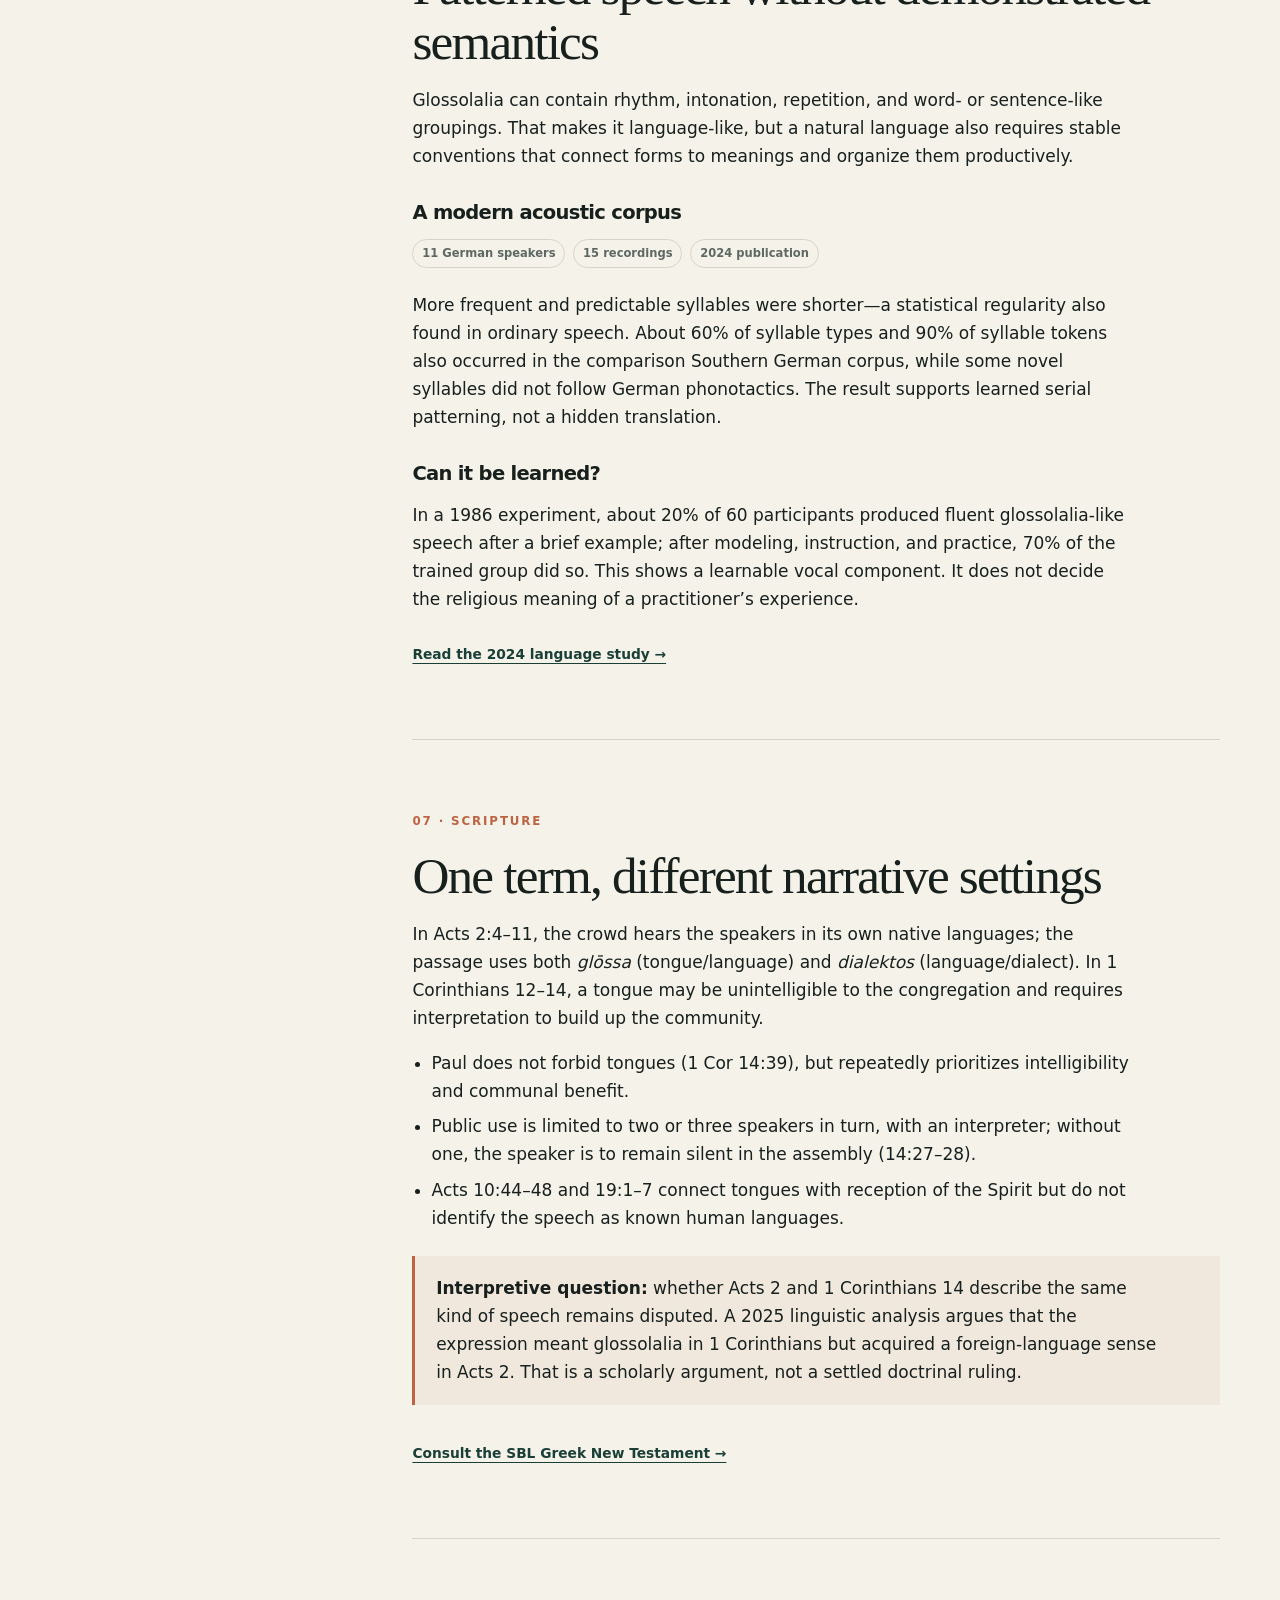
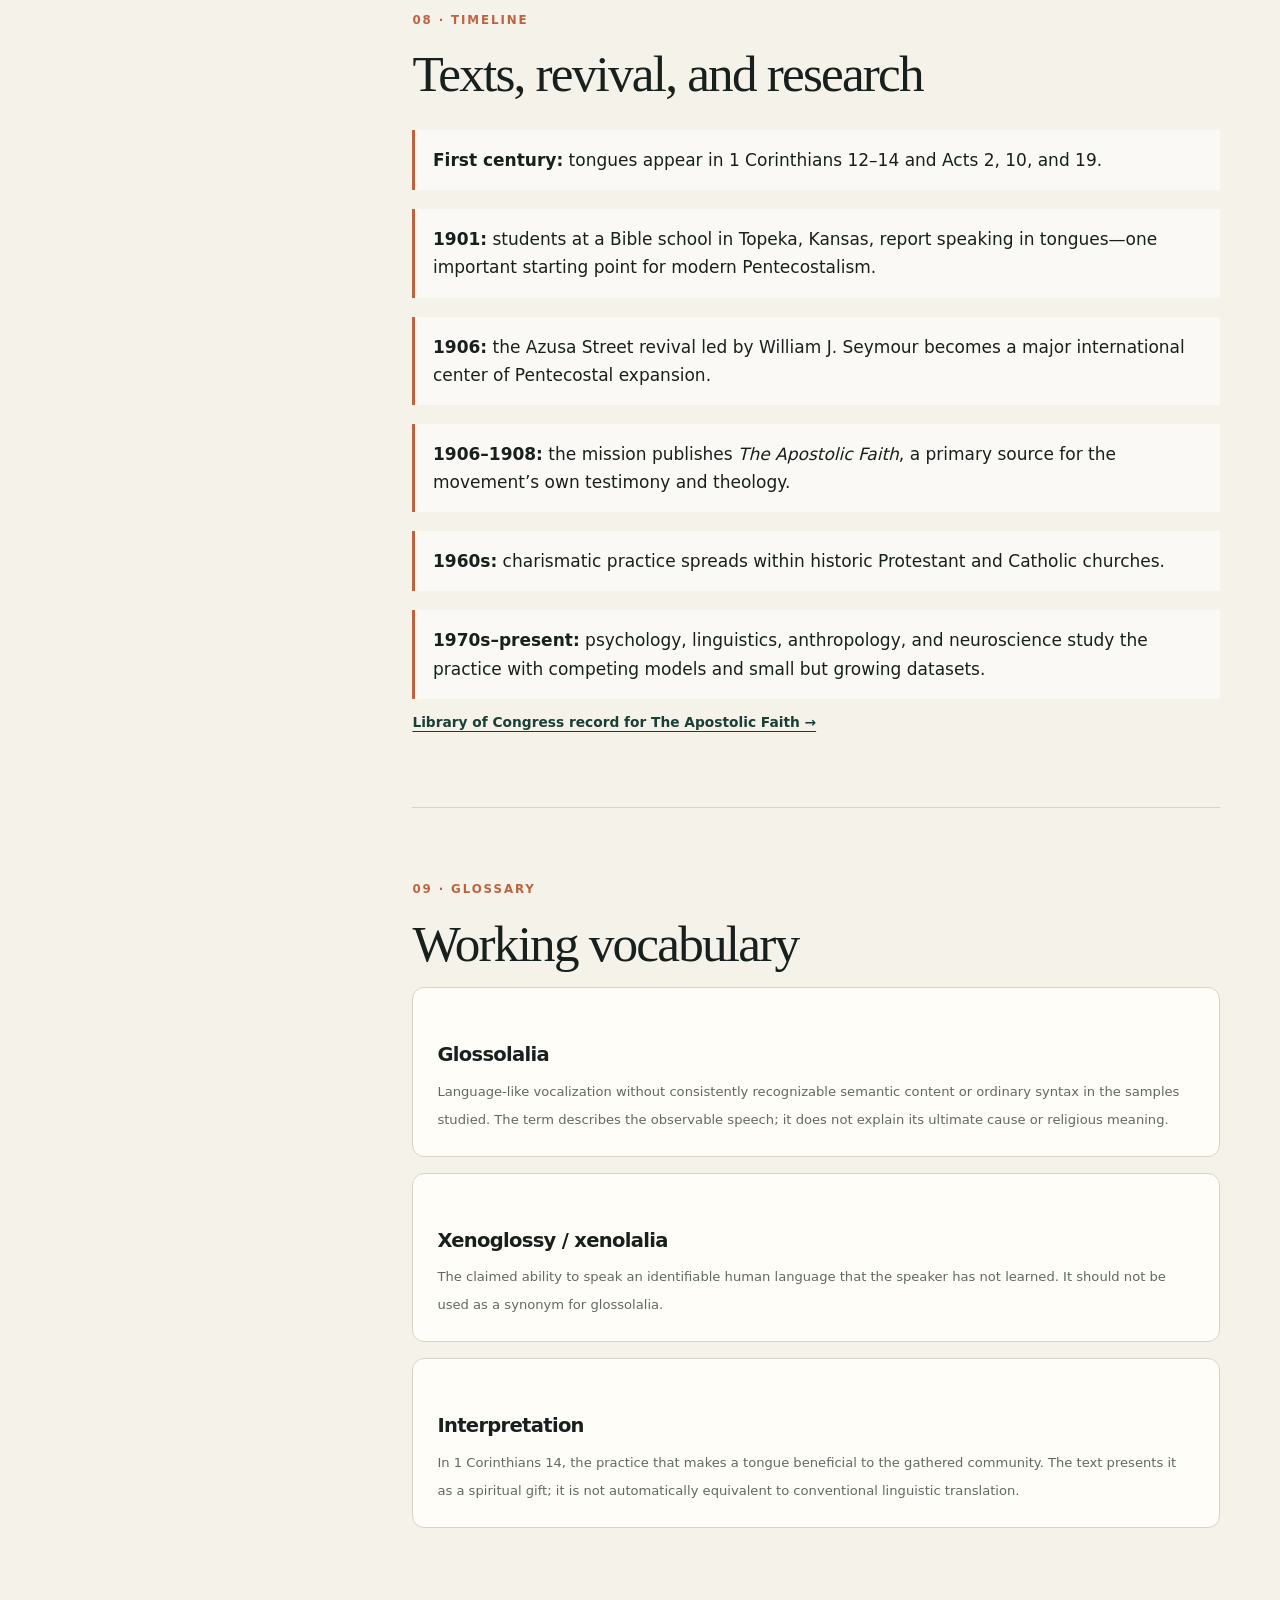
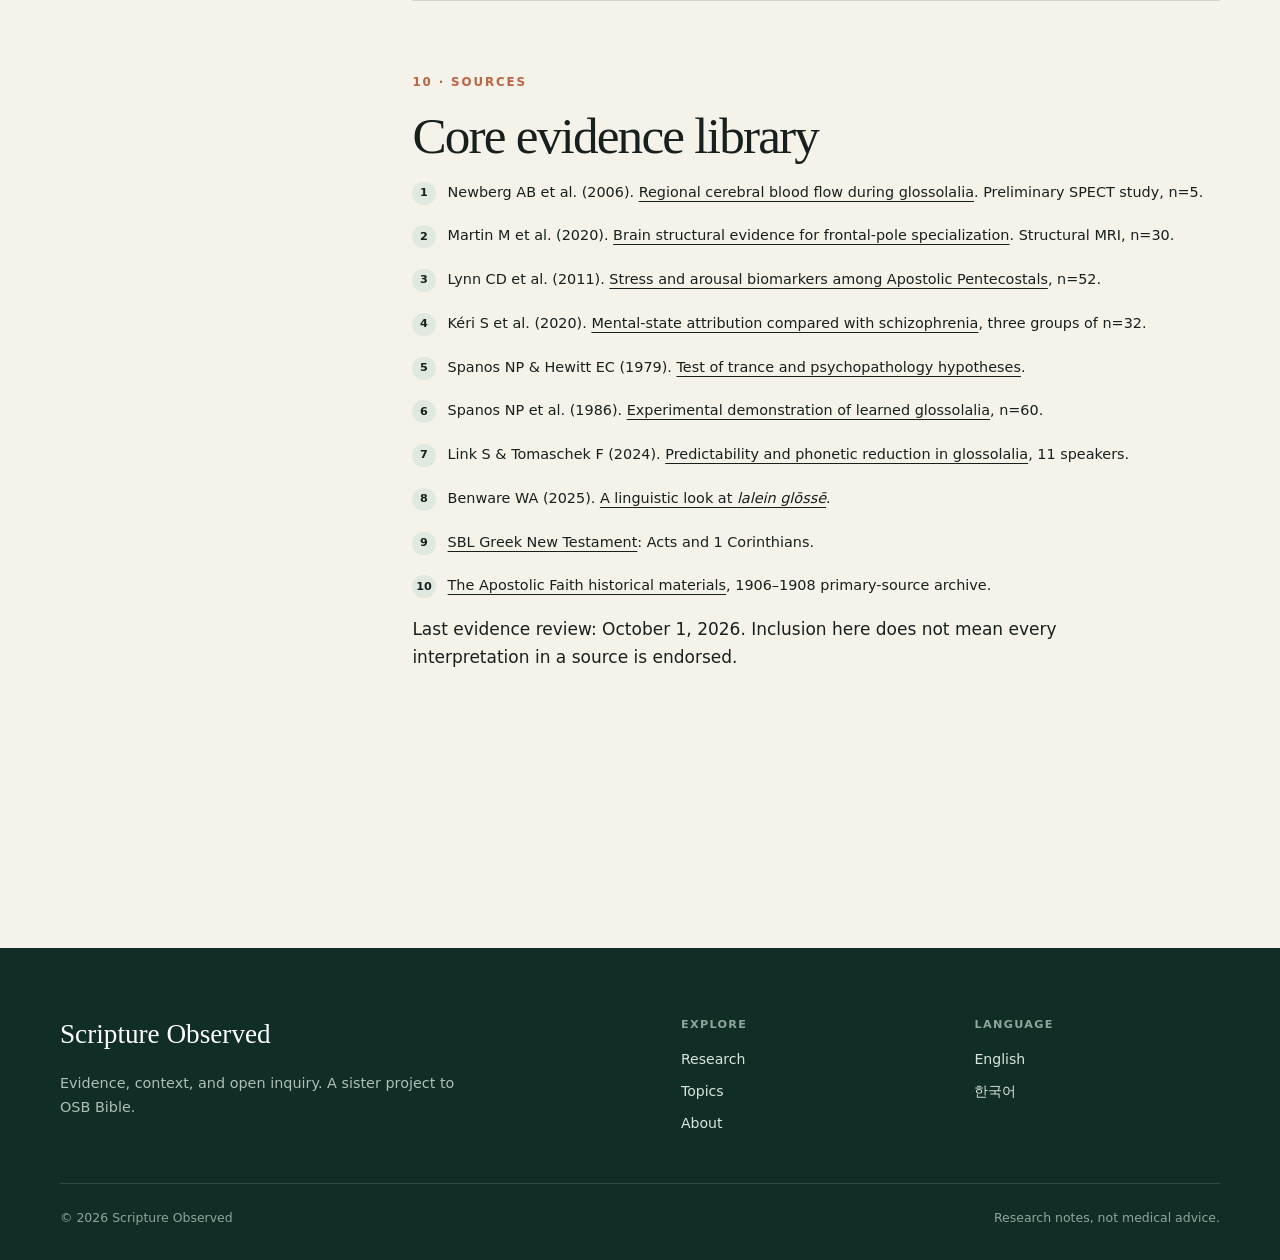
<file: research/speaking-in-tongues/index.html>
<!doctype html>
<html lang="en"><head><meta charset="utf-8"><meta name="viewport" content="width=device-width, initial-scale=1"><title>Speaking in Tongues: Research Framework — Scripture Observed</title><meta name="description" content="A developing research framework for examining glossolalia through neuroscience, physiology, stress, mental health, linguistics, scripture, history, and primary sources."><link rel="canonical" href="https://scriptureobserved.github.io/research/speaking-in-tongues/"><link rel="alternate" hreflang="ko" href="https://scriptureobserved.github.io/ko/research/speaking-in-tongues/"><link rel="stylesheet" href="/assets/css/styles.css"><script src="/assets/js/site.js" defer></script></head>
<body><a class="skip-link" href="#main">Skip to content</a><header class="site-header"><div class="container nav-wrap"><a class="brand" href="/" aria-label="Scripture Observed home"><svg class="brand-mark" viewBox="0 0 32 32" aria-hidden="true"><circle cx="16" cy="16" r="14.5" fill="none" stroke="currentColor"/><path d="M6 17h5l2.2-6 4.1 12L20 15l1.4 2H26" fill="none" stroke="currentColor" stroke-width="1.6"/></svg><span class="brand-name">SCRIPTURE OBSERVED</span></a><button class="menu-button" type="button" data-menu-button aria-expanded="false" aria-controls="site-nav" aria-label="Open menu"><svg width="24" height="24" viewBox="0 0 24 24" aria-hidden="true"><path d="M4 7h16M4 12h16M4 17h16" stroke="currentColor" stroke-width="1.7"/></svg></button><nav class="site-nav" id="site-nav" data-site-nav aria-label="Main navigation"><a href="/research/" aria-current="page">Research</a><a href="/topics/">Topics</a><a href="/about/">About</a><a class="language-link" href="/ko/research/speaking-in-tongues/" lang="ko">한국어</a></nav></div></header>
<main id="main"><header class="page-hero"><div class="container"><p class="eyebrow">Research series 01</p><h1>What happens when we speak in tongues?</h1><p class="page-deck">A source-led inquiry into glossolalia—examining what has been measured, what remains uncertain, and how different fields frame the experience.</p><span class="status">Evidence review v1 · Updated October 2026</span></div></header>
<section class="section"><div class="container research-layout"><aside class="contents" aria-label="On this page"><p>On this page</p><ol><li><a href="#overview">Overview</a></li><li><a href="#brain">Brain</a></li><li><a href="#body">Body</a></li><li><a href="#stress">Stress</a></li><li><a href="#mental-health">Mental health</a></li><li><a href="#language">Language</a></li><li><a href="#scripture">Scripture</a></li><li><a href="#timeline">Timeline</a></li><li><a href="#glossary">Glossary</a></li><li><a href="#sources">Sources</a></li></ol></aside>
<article class="research-body">
  <section id="overview"><p class="eyebrow">01 · Overview</p><h2>What the evidence can—and cannot—tell us</h2><p>Science can observe speech patterns, brain activity, physiology, reported experience, and social context. It cannot test whether an utterance has a divine source. The evidence so far is real but small: most direct studies use modest, culturally specific samples.</p><div class="evidence-summary"><div class="evidence-item"><strong>Observed</strong><p>Measurable brain, speech, and stress-marker differences have been reported during or in association with glossolalia.</p></div><div class="evidence-item"><strong>Not established</strong><p>No study proves a supernatural cause, a medical benefit, a psychiatric disorder, or a natural language hidden in the speech.</p></div></div><p><strong>Editorial position:</strong> report the measurements, show the limits, and keep scientific description separate from theological meaning.</p></section>
  <section id="brain"><p class="eyebrow">02 · Brain</p><h2>Activity changes—not a brain “switching off”</h2><h3>2006 preliminary SPECT study</h3><div class="study-meta"><span>5 participants</span><span>Experienced practitioners</span><span>Singing comparison</span></div><p>Five women were scanned after religious singing and after glossolalia. Relative blood flow decreased in bilateral prefrontal regions, the left caudate, and left temporal pole; it increased in the left superior parietal region. The authors linked lower frontal perfusion cautiously to participants’ reported reduction in intentional control.</p><div class="caution"><p><strong>Limits:</strong> five participants, women only, a fixed order of conditions, one measurement window, and no correction for multiple comparisons. The study does not show that language areas “turn off,” nor does it identify the cause of the experience.</p></div><a class="source-link" href="https://doi.org/10.1016/j.pscychresns.2006.07.001">Read the study via DOI →</a><h3>2020 structural MRI study</h3><div class="study-meta"><span>30 practitioners</span><span>Cross-sectional</span><span>No non-practitioner control</span></div><p>Greater lifetime practice was associated with greater grey-matter volume in the left frontal pole and right middle frontal gyrus. The authors proposed a role for domain-general executive processes such as multitasking and interference suppression, rather than specialization in core language networks.</p><div class="caution"><p>An association cannot tell us whether practice caused the structural difference. Pre-existing differences or other features of the community may contribute.</p></div><a class="source-link" href="https://pmc.ncbi.nlm.nih.gov/articles/PMC7338610/">Read the open-access study →</a></section>
  <section id="body"><p class="eyebrow">03 · Body</p><h2>What has actually been measured</h2><p>Direct, controlled evidence on breathing, heart rate, oxygen saturation, or vagal activity during glossolalia remains sparse. Claims that a particular breathing mechanism explains the experience—or produces a specific health outcome—currently run ahead of the evidence.</p><p>The strongest physiological work located for this review measured salivary cortisol and alpha-amylase across worship and non-worship days. Those findings belong in the stress section below; they should not be generalized to every bodily system.</p><div class="placeholder">Research gap: simultaneous voice, respiration, cardiovascular, and autonomic measurements with an active comparison condition.</div></section>
  <section id="stress"><p class="eyebrow">04 · Stress</p><h2>Arousal in worship, lower markers beyond worship</h2><div class="study-meta"><span>52 Apostolic Pentecostals</span><span>Observational</span><span>Salivary biomarkers</span></div><p>Researchers collected saliva four times on a Sunday service day and the following non-service day. Indicators of glossolalia experience were associated with cortisol and alpha-amylase patterns. The authors interpreted the combined data as higher physiological stress or arousal during worship and lower stress and arousal beyond that setting among more experienced participants.</p><div class="caution"><p><strong>What this does not prove:</strong> worship included singing, movement, social interaction, and glossolalia. The study cannot isolate tongues as the cause, establish a therapeutic effect, or generalize beyond the sampled churches.</p></div><a class="source-link" href="https://doi.org/10.1080/2153599X.2011.639659">Read the original article →</a></section>
  <section id="mental-health"><p class="eyebrow">05 · Mental health</p><h2>Context matters more than the sound alone</h2><p>Research does not support treating culturally embedded glossolalia itself as schizophrenia or psychosis. In a 2020 comparison of 32 glossolalists, 32 matched controls, and 32 people with schizophrenia, the glossolalia group showed a different mental-state attribution profile from the schizophrenia group; none of the glossolalists had a diagnosed mental disorder.</p><p>Earlier experimental and survey studies likewise found no elevation on the mental-health measures they used. But clinical case samples show that tongue-like speech can also occur alongside mania or psychosis. Those clinical findings cannot be generalized to ordinary worshippers, and ordinary worship findings cannot rule out illness in an individual.</p><div class="callout"><strong>Practical distinction:</strong> distress, impaired daily functioning, dangerous behavior, persistent loss of control, and other symptoms warrant professional assessment regardless of religious interpretation. This page is research information, not diagnosis or medical advice.</div><a class="source-link" href="https://pmc.ncbi.nlm.nih.gov/articles/PMC7174730/">Read the 2020 direct comparison →</a></section>
  <section id="language"><p class="eyebrow">06 · Language</p><h2>Patterned speech without demonstrated semantics</h2><p>Glossolalia can contain rhythm, intonation, repetition, and word- or sentence-like groupings. That makes it language-like, but a natural language also requires stable conventions that connect forms to meanings and organize them productively.</p><h3>A modern acoustic corpus</h3><div class="study-meta"><span>11 German speakers</span><span>15 recordings</span><span>2024 publication</span></div><p>More frequent and predictable syllables were shorter—a statistical regularity also found in ordinary speech. About 60% of syllable types and 90% of syllable tokens also occurred in the comparison Southern German corpus, while some novel syllables did not follow German phonotactics. The result supports learned serial patterning, not a hidden translation.</p><h3>Can it be learned?</h3><p>In a 1986 experiment, about 20% of 60 participants produced fluent glossolalia-like speech after a brief example; after modeling, instruction, and practice, 70% of the trained group did so. This shows a learnable vocal component. It does not decide the religious meaning of a practitioner’s experience.</p><a class="source-link" href="https://pmc.ncbi.nlm.nih.gov/articles/PMC10916350/">Read the 2024 language study →</a></section>
  <section id="scripture"><p class="eyebrow">07 · Scripture</p><h2>One term, different narrative settings</h2><p>In Acts 2:4–11, the crowd hears the speakers in its own native languages; the passage uses both <em>glōssa</em> (tongue/language) and <em>dialektos</em> (language/dialect). In 1 Corinthians 12–14, a tongue may be unintelligible to the congregation and requires interpretation to build up the community.</p><ul><li>Paul does not forbid tongues (1 Cor 14:39), but repeatedly prioritizes intelligibility and communal benefit.</li><li>Public use is limited to two or three speakers in turn, with an interpreter; without one, the speaker is to remain silent in the assembly (14:27–28).</li><li>Acts 10:44–48 and 19:1–7 connect tongues with reception of the Spirit but do not identify the speech as known human languages.</li></ul><div class="caution"><p><strong>Interpretive question:</strong> whether Acts 2 and 1 Corinthians 14 describe the same kind of speech remains disputed. A 2025 linguistic analysis argues that the expression meant glossolalia in 1 Corinthians but acquired a foreign-language sense in Acts 2. That is a scholarly argument, not a settled doctrinal ruling.</p></div><a class="source-link" href="https://www.sbl-site.org/resources/digital-texts/sbl-greek-new-testament/">Consult the SBL Greek New Testament →</a></section>
  <section id="timeline"><p class="eyebrow">08 · Timeline</p><h2>Texts, revival, and research</h2><ul class="question-list"><li><strong>First century:</strong> tongues appear in 1 Corinthians 12–14 and Acts 2, 10, and 19.</li><li><strong>1901:</strong> students at a Bible school in Topeka, Kansas, report speaking in tongues—one important starting point for modern Pentecostalism.</li><li><strong>1906:</strong> the Azusa Street revival led by William J. Seymour becomes a major international center of Pentecostal expansion.</li><li><strong>1906–1908:</strong> the mission publishes <em>The Apostolic Faith</em>, a primary source for the movement’s own testimony and theology.</li><li><strong>1960s:</strong> charismatic practice spreads within historic Protestant and Catholic churches.</li><li><strong>1970s–present:</strong> psychology, linguistics, anthropology, and neuroscience study the practice with competing models and small but growing datasets.</li></ul><a class="source-link" href="https://www.loc.gov/item/sn90005481/">Library of Congress record for The Apostolic Faith →</a></section>
  <section id="glossary"><p class="eyebrow">09 · Glossary</p><h2>Working vocabulary</h2><div class="source-card"><h3>Glossolalia</h3><span>Language-like vocalization without consistently recognizable semantic content or ordinary syntax in the samples studied. The term describes the observable speech; it does not explain its ultimate cause or religious meaning.</span></div><div class="source-card"><h3>Xenoglossy / xenolalia</h3><span>The claimed ability to speak an identifiable human language that the speaker has not learned. It should not be used as a synonym for glossolalia.</span></div><div class="source-card"><h3>Interpretation</h3><span>In 1 Corinthians 14, the practice that makes a tongue beneficial to the gathered community. The text presents it as a spiritual gift; it is not automatically equivalent to conventional linguistic translation.</span></div></section>
  <section id="sources"><p class="eyebrow">10 · Sources</p><h2>Core evidence library</h2><ol class="bibliography"><li>Newberg AB et al. (2006). <a href="https://doi.org/10.1016/j.pscychresns.2006.07.001">Regional cerebral blood flow during glossolalia</a>. Preliminary SPECT study, n=5.</li><li>Martin M et al. (2020). <a href="https://pmc.ncbi.nlm.nih.gov/articles/PMC7338610/">Brain structural evidence for frontal-pole specialization</a>. Structural MRI, n=30.</li><li>Lynn CD et al. (2011). <a href="https://doi.org/10.1080/2153599X.2011.639659">Stress and arousal biomarkers among Apostolic Pentecostals</a>, n=52.</li><li>Kéri S et al. (2020). <a href="https://pmc.ncbi.nlm.nih.gov/articles/PMC7174730/">Mental-state attribution compared with schizophrenia</a>, three groups of n=32.</li><li>Spanos NP & Hewitt EC (1979). <a href="https://doi.org/10.1037/0021-843X.88.4.427">Test of trance and psychopathology hypotheses</a>.</li><li>Spanos NP et al. (1986). <a href="https://pubmed.ncbi.nlm.nih.gov/3700843/">Experimental demonstration of learned glossolalia</a>, n=60.</li><li>Link S & Tomaschek F (2024). <a href="https://pmc.ncbi.nlm.nih.gov/articles/PMC10916350/">Predictability and phonetic reduction in glossolalia</a>, 11 speakers.</li><li>Benware WA (2025). <a href="https://doi.org/10.1177/20516770251380562">A linguistic look at <em>lalein glōssē</em></a>.</li><li><a href="https://www.sbl-site.org/resources/digital-texts/sbl-greek-new-testament/">SBL Greek New Testament</a>: Acts and 1 Corinthians.</li><li><a href="https://www.apostolicfaith.org/library/historical-materials">The Apostolic Faith historical materials</a>, 1906–1908 primary-source archive.</li></ol><p class="muted">Last evidence review: October 1, 2026. Inclusion here does not mean every interpretation in a source is endorsed.</p></section>
</article></div></section></main>
<footer class="site-footer"><div class="container"><div class="footer-grid"><div><p class="footer-brand">Scripture Observed</p><p class="footer-copy">Evidence, context, and open inquiry. A sister project to OSB Bible.</p></div><div><p class="footer-title">Explore</p><div class="footer-links"><a href="/research/">Research</a><a href="/topics/">Topics</a><a href="/about/">About</a></div></div><div><p class="footer-title">Language</p><div class="footer-links"><a href="/research/speaking-in-tongues/">English</a><a href="/ko/research/speaking-in-tongues/" lang="ko">한국어</a></div></div></div><div class="footer-bottom"><span>© <span data-year>2026</span> Scripture Observed</span><span>Research notes, not medical advice.</span></div></div></footer></body></html>
</file>
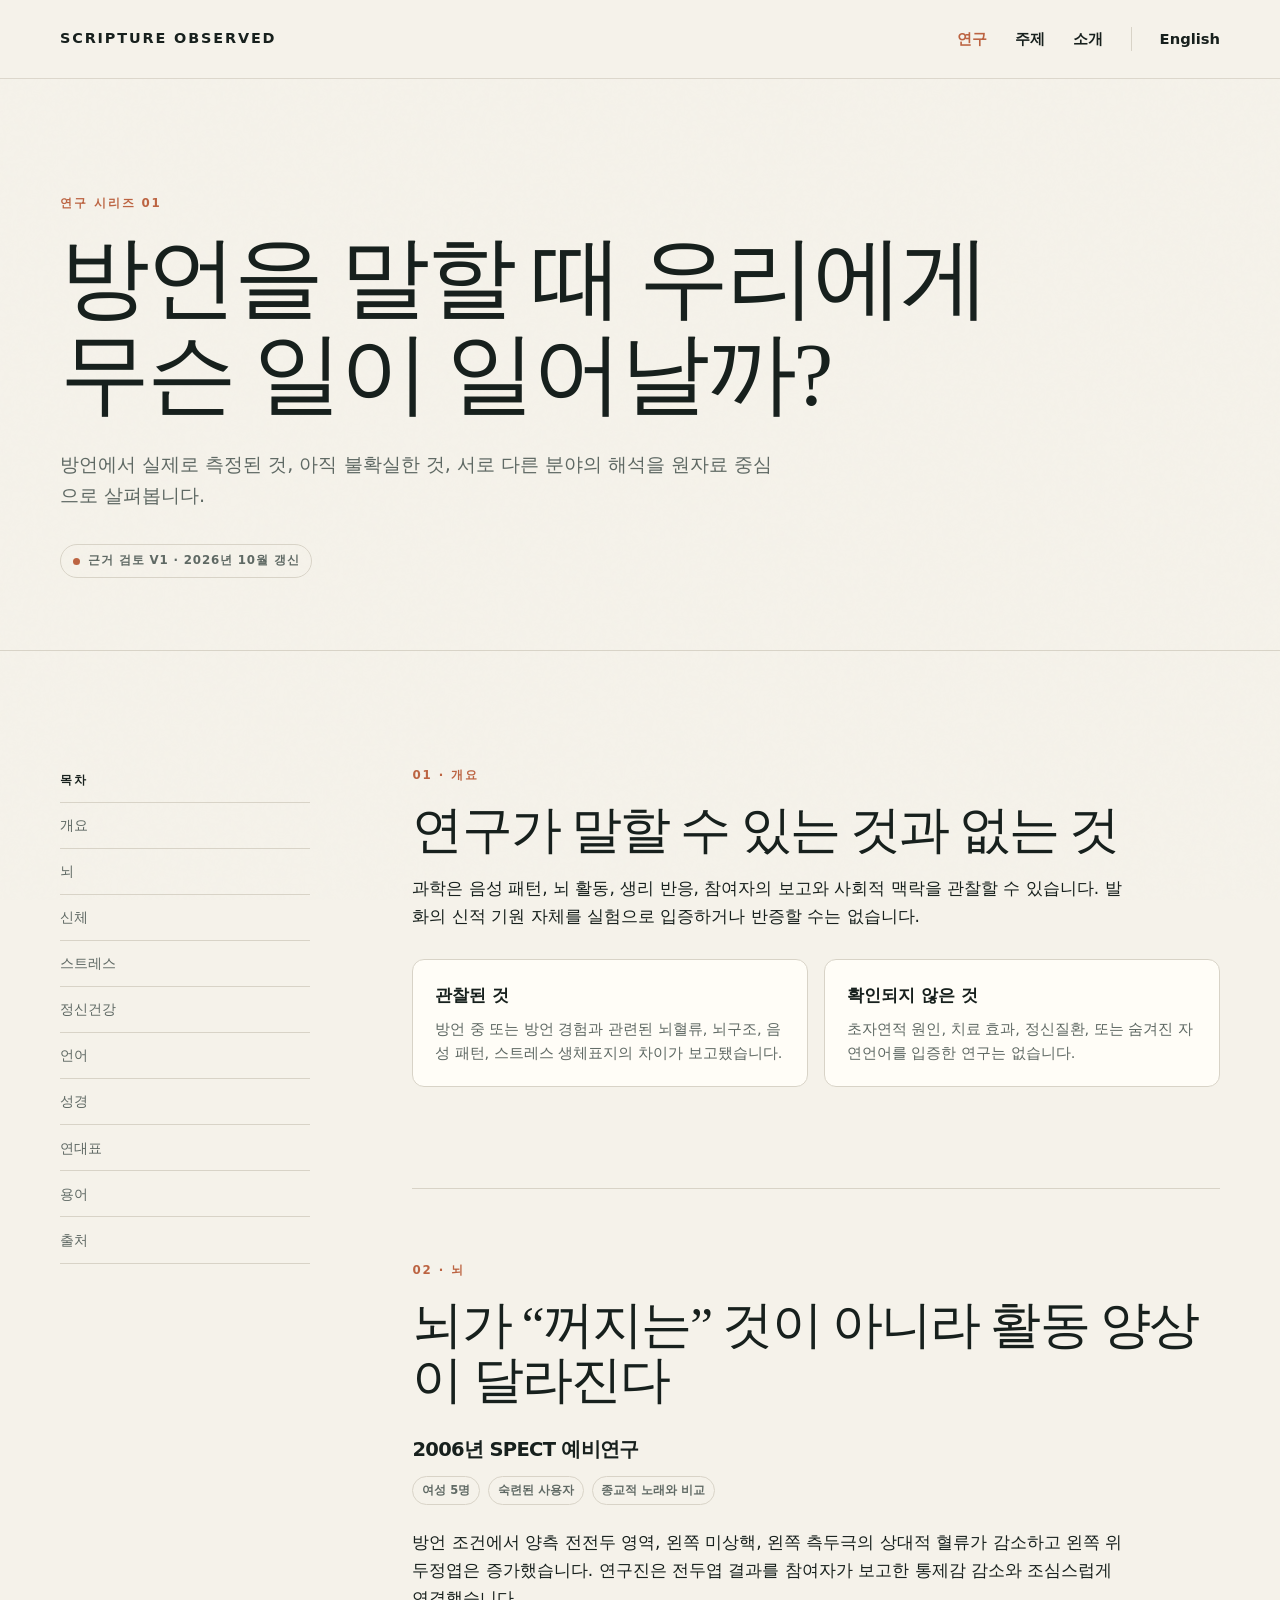
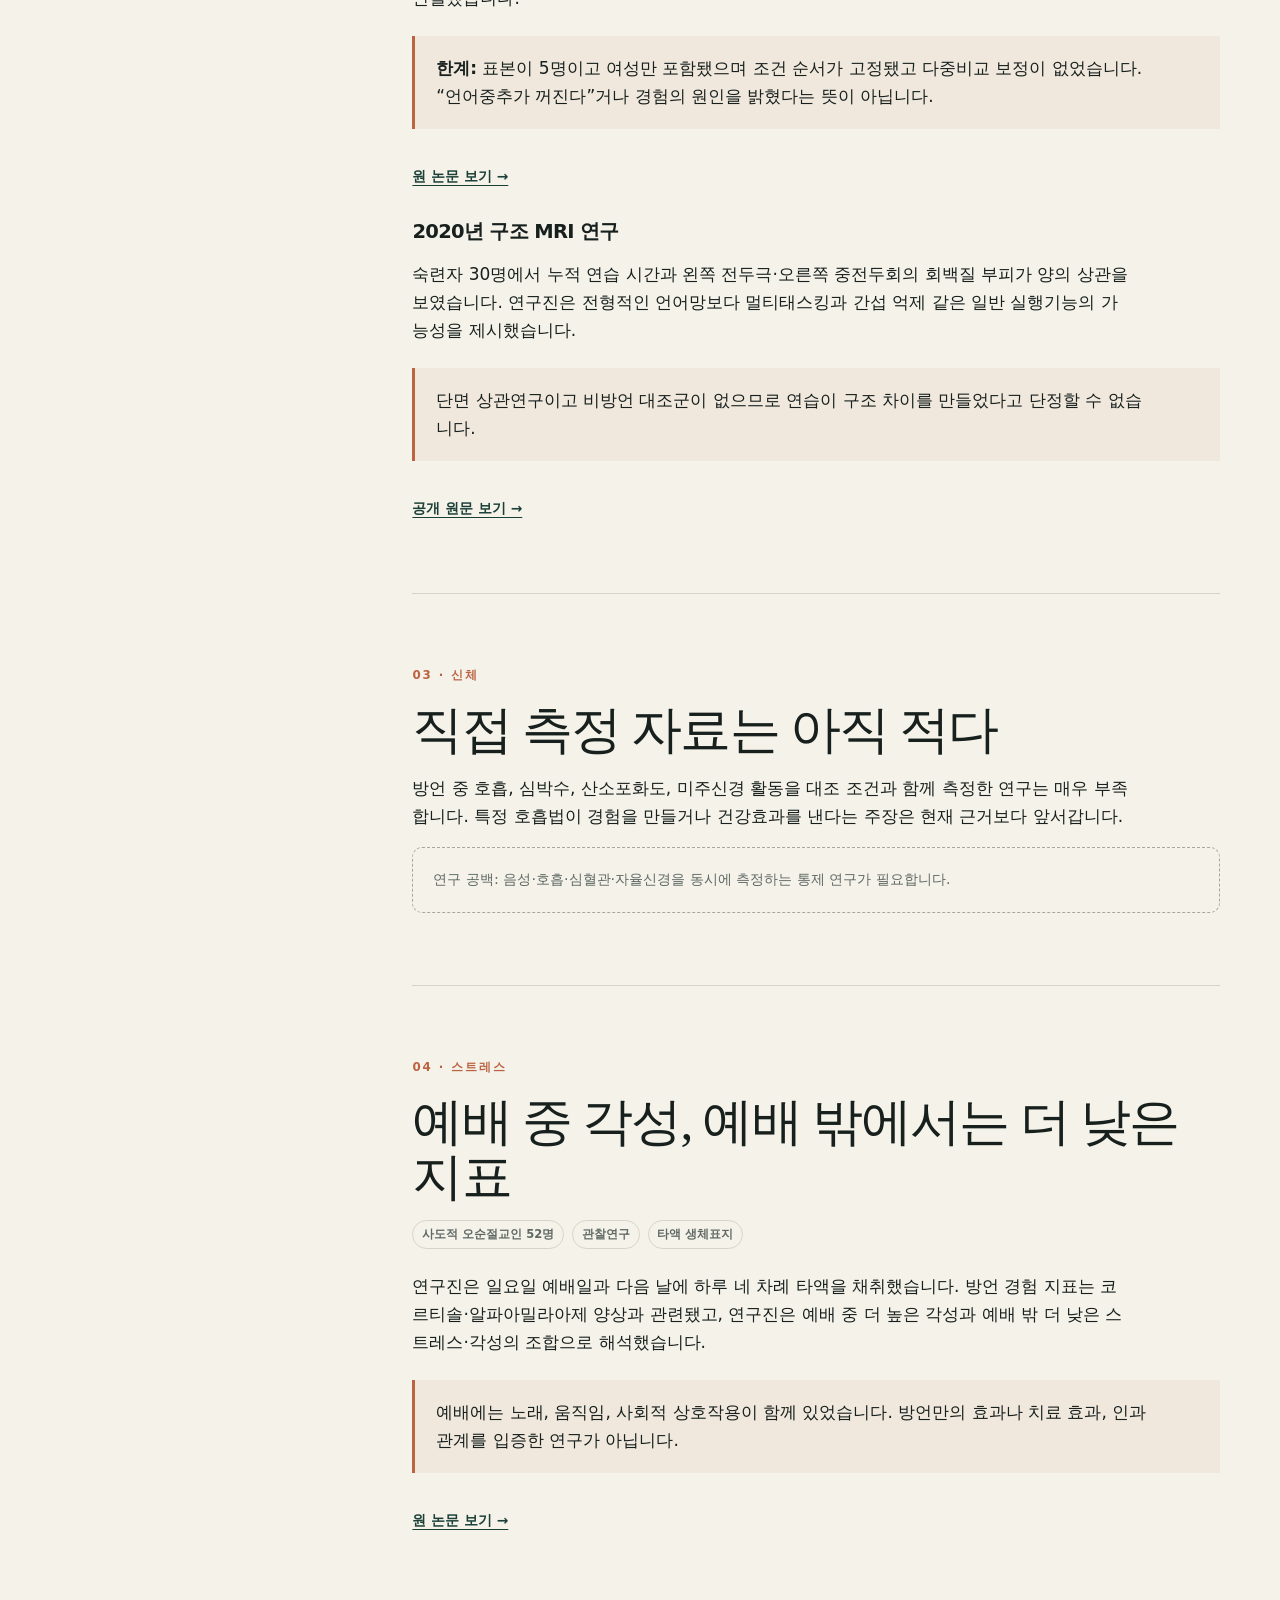
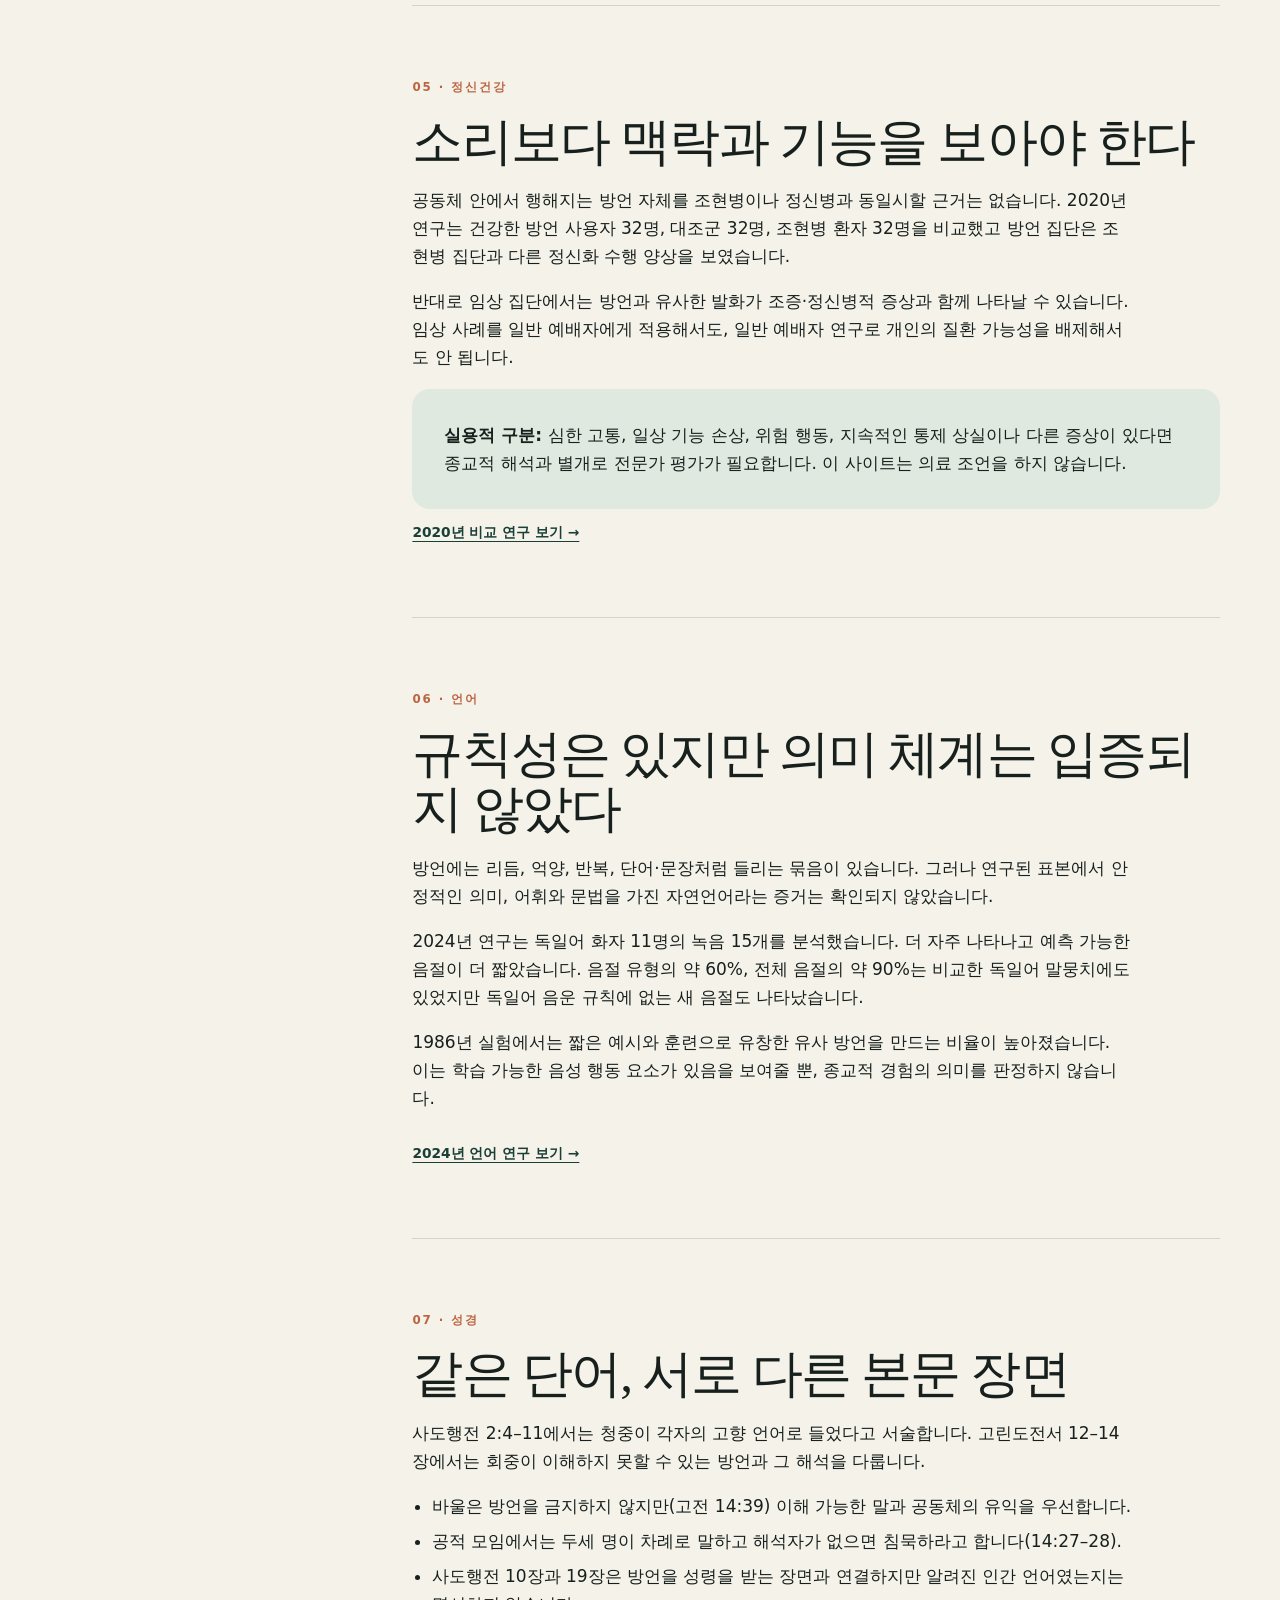
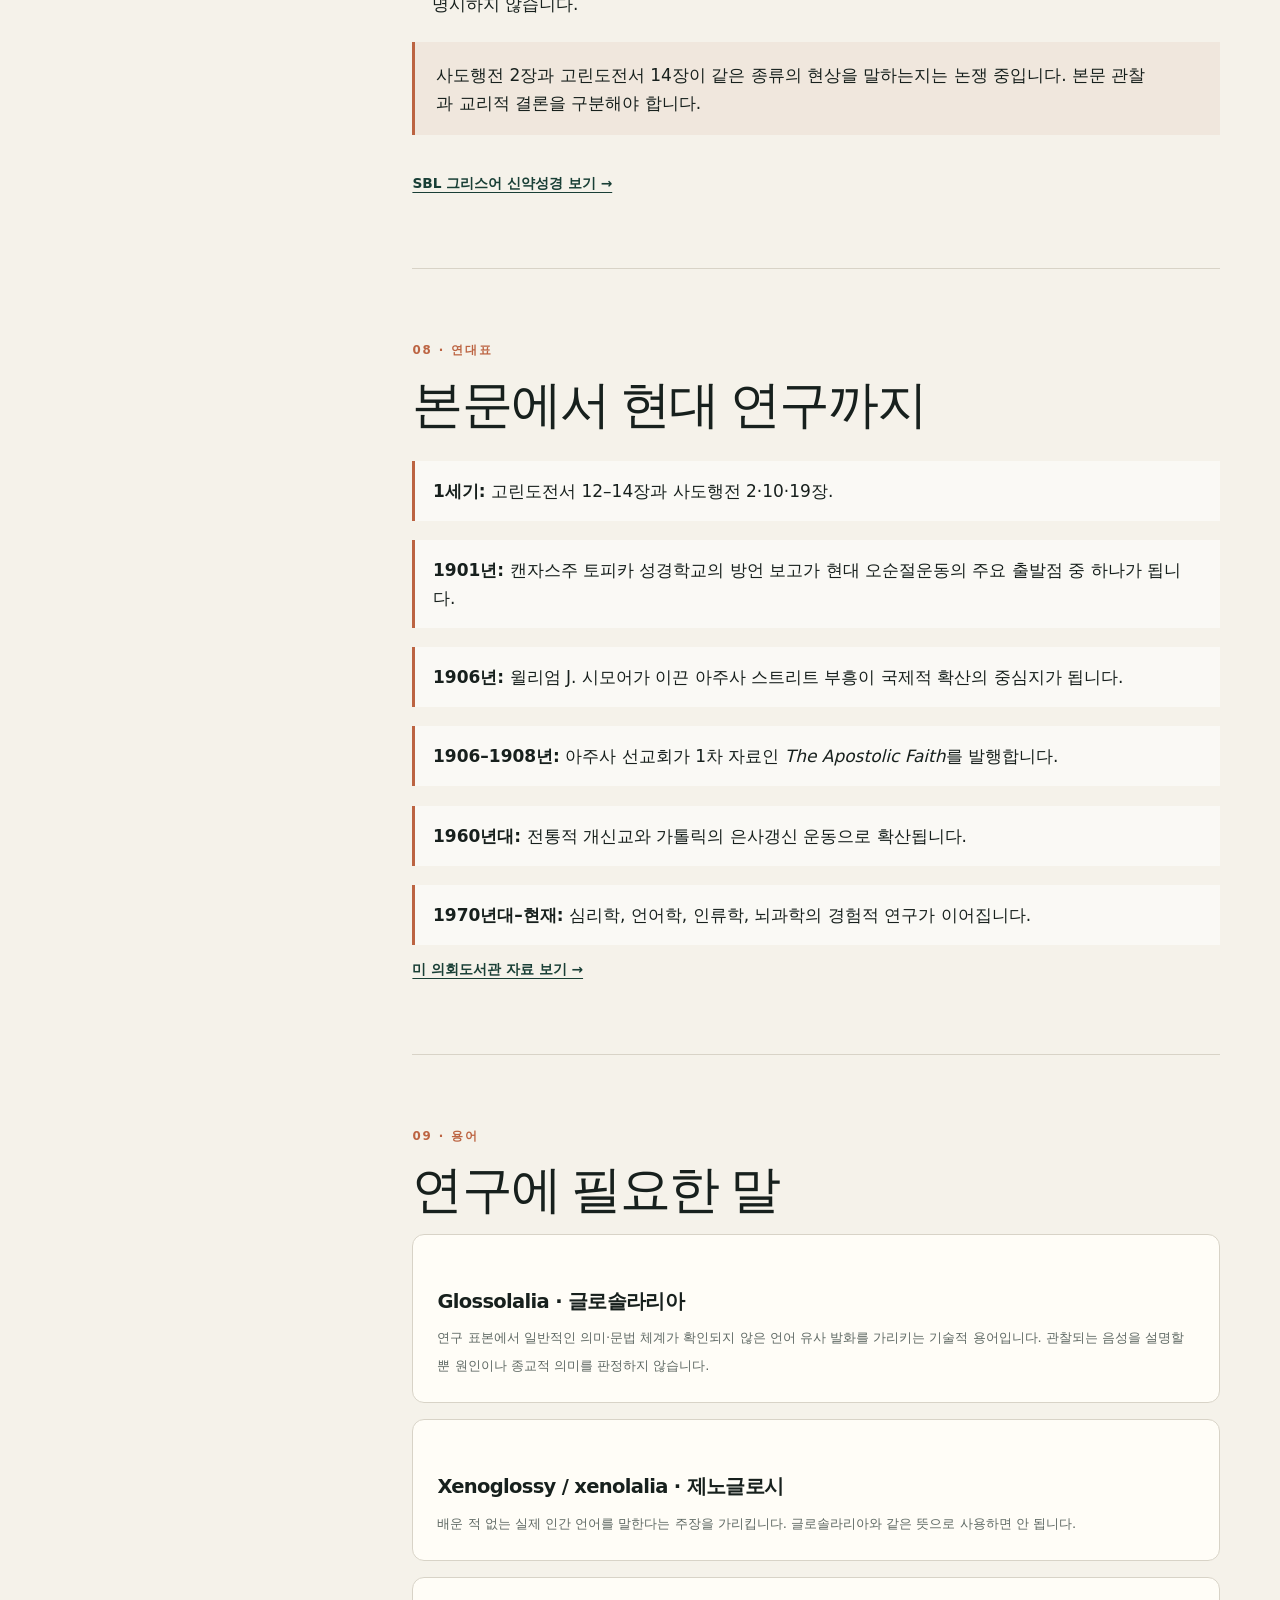
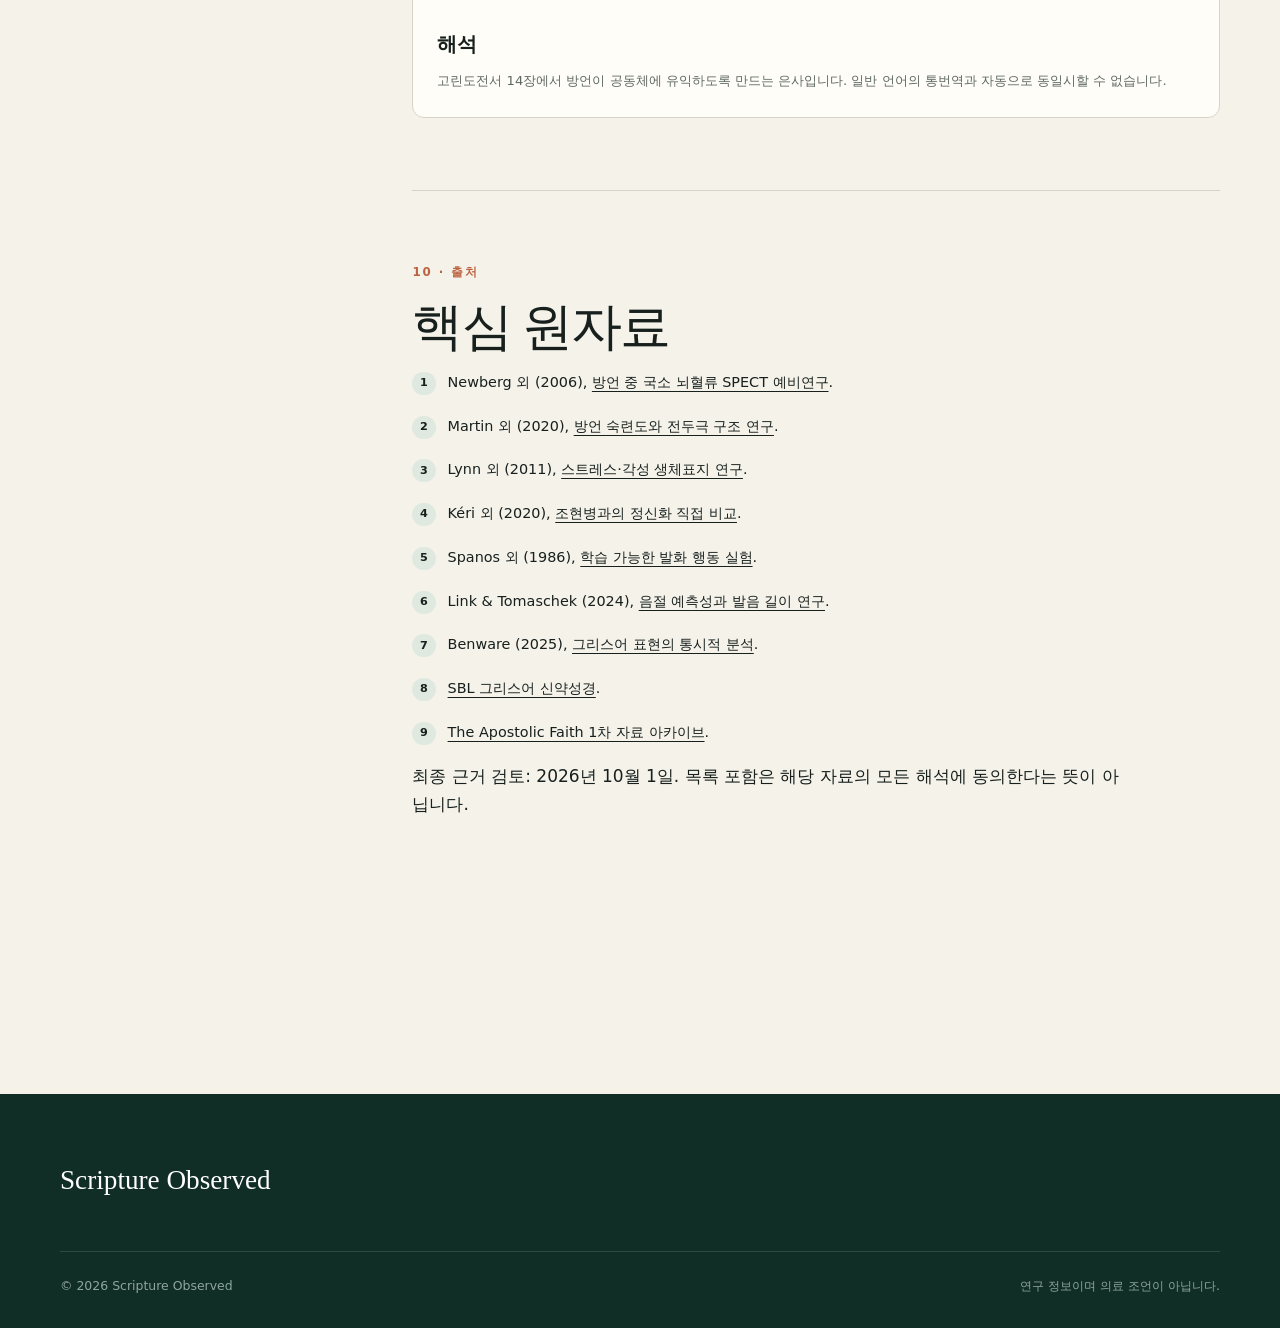
<file: ko/research/speaking-in-tongues/index.html>
<!doctype html>
<html lang="ko"><head><meta charset="utf-8"><meta name="viewport" content="width=device-width, initial-scale=1"><title>방언 연구 — Scripture Observed</title><meta name="description" content="방언의 뇌 활동, 생리, 스트레스, 정신건강, 언어, 성경과 역사를 원자료 중심으로 검토합니다."><link rel="canonical" href="https://scriptureobserved.github.io/ko/research/speaking-in-tongues/"><link rel="alternate" hreflang="en" href="https://scriptureobserved.github.io/research/speaking-in-tongues/"><link rel="stylesheet" href="/assets/css/styles.css"><script src="/assets/js/site.js" defer></script></head>
<body><a class="skip-link" href="#main">본문으로 건너뛰기</a><header class="site-header"><div class="container nav-wrap"><a class="brand" href="/ko/"><span class="brand-name">SCRIPTURE OBSERVED</span></a><button class="menu-button" type="button" data-menu-button aria-expanded="false" aria-controls="site-nav" aria-label="메뉴 열기">☰</button><nav class="site-nav" id="site-nav" data-site-nav aria-label="주 메뉴"><a href="/ko/research/speaking-in-tongues/" aria-current="page">연구</a><a href="/topics/">주제</a><a href="/about/">소개</a><a class="language-link" href="/research/speaking-in-tongues/">English</a></nav></div></header>
<main id="main"><header class="page-hero"><div class="container"><p class="eyebrow">연구 시리즈 01</p><h1>방언을 말할 때 우리에게 무슨 일이 일어날까?</h1><p class="page-deck">방언에서 실제로 측정된 것, 아직 불확실한 것, 서로 다른 분야의 해석을 원자료 중심으로 살펴봅니다.</p><span class="status">근거 검토 v1 · 2026년 10월 갱신</span></div></header>
<section class="section"><div class="container research-layout"><aside class="contents"><p>목차</p><ol><li><a href="#overview">개요</a></li><li><a href="#brain">뇌</a></li><li><a href="#body">신체</a></li><li><a href="#stress">스트레스</a></li><li><a href="#mental-health">정신건강</a></li><li><a href="#language">언어</a></li><li><a href="#scripture">성경</a></li><li><a href="#timeline">연대표</a></li><li><a href="#glossary">용어</a></li><li><a href="#sources">출처</a></li></ol></aside><article class="research-body">
<section id="overview"><p class="eyebrow">01 · 개요</p><h2>연구가 말할 수 있는 것과 없는 것</h2><p>과학은 음성 패턴, 뇌 활동, 생리 반응, 참여자의 보고와 사회적 맥락을 관찰할 수 있습니다. 발화의 신적 기원 자체를 실험으로 입증하거나 반증할 수는 없습니다.</p><div class="evidence-summary"><div class="evidence-item"><strong>관찰된 것</strong><p>방언 중 또는 방언 경험과 관련된 뇌혈류, 뇌구조, 음성 패턴, 스트레스 생체표지의 차이가 보고됐습니다.</p></div><div class="evidence-item"><strong>확인되지 않은 것</strong><p>초자연적 원인, 치료 효과, 정신질환, 또는 숨겨진 자연언어를 입증한 연구는 없습니다.</p></div></div></section>
<section id="brain"><p class="eyebrow">02 · 뇌</p><h2>뇌가 “꺼지는” 것이 아니라 활동 양상이 달라진다</h2><h3>2006년 SPECT 예비연구</h3><div class="study-meta"><span>여성 5명</span><span>숙련된 사용자</span><span>종교적 노래와 비교</span></div><p>방언 조건에서 양측 전전두 영역, 왼쪽 미상핵, 왼쪽 측두극의 상대적 혈류가 감소하고 왼쪽 위두정엽은 증가했습니다. 연구진은 전두엽 결과를 참여자가 보고한 통제감 감소와 조심스럽게 연결했습니다.</p><div class="caution"><p><strong>한계:</strong> 표본이 5명이고 여성만 포함됐으며 조건 순서가 고정됐고 다중비교 보정이 없었습니다. “언어중추가 꺼진다”거나 경험의 원인을 밝혔다는 뜻이 아닙니다.</p></div><a class="source-link" href="https://doi.org/10.1016/j.pscychresns.2006.07.001">원 논문 보기 →</a><h3>2020년 구조 MRI 연구</h3><p>숙련자 30명에서 누적 연습 시간과 왼쪽 전두극·오른쪽 중전두회의 회백질 부피가 양의 상관을 보였습니다. 연구진은 전형적인 언어망보다 멀티태스킹과 간섭 억제 같은 일반 실행기능의 가능성을 제시했습니다.</p><div class="caution"><p>단면 상관연구이고 비방언 대조군이 없으므로 연습이 구조 차이를 만들었다고 단정할 수 없습니다.</p></div><a class="source-link" href="https://pmc.ncbi.nlm.nih.gov/articles/PMC7338610/">공개 원문 보기 →</a></section>
<section id="body"><p class="eyebrow">03 · 신체</p><h2>직접 측정 자료는 아직 적다</h2><p>방언 중 호흡, 심박수, 산소포화도, 미주신경 활동을 대조 조건과 함께 측정한 연구는 매우 부족합니다. 특정 호흡법이 경험을 만들거나 건강효과를 낸다는 주장은 현재 근거보다 앞서갑니다.</p><div class="placeholder">연구 공백: 음성·호흡·심혈관·자율신경을 동시에 측정하는 통제 연구가 필요합니다.</div></section>
<section id="stress"><p class="eyebrow">04 · 스트레스</p><h2>예배 중 각성, 예배 밖에서는 더 낮은 지표</h2><div class="study-meta"><span>사도적 오순절교인 52명</span><span>관찰연구</span><span>타액 생체표지</span></div><p>연구진은 일요일 예배일과 다음 날에 하루 네 차례 타액을 채취했습니다. 방언 경험 지표는 코르티솔·알파아밀라아제 양상과 관련됐고, 연구진은 예배 중 더 높은 각성과 예배 밖 더 낮은 스트레스·각성의 조합으로 해석했습니다.</p><div class="caution"><p>예배에는 노래, 움직임, 사회적 상호작용이 함께 있었습니다. 방언만의 효과나 치료 효과, 인과관계를 입증한 연구가 아닙니다.</p></div><a class="source-link" href="https://doi.org/10.1080/2153599X.2011.639659">원 논문 보기 →</a></section>
<section id="mental-health"><p class="eyebrow">05 · 정신건강</p><h2>소리보다 맥락과 기능을 보아야 한다</h2><p>공동체 안에서 행해지는 방언 자체를 조현병이나 정신병과 동일시할 근거는 없습니다. 2020년 연구는 건강한 방언 사용자 32명, 대조군 32명, 조현병 환자 32명을 비교했고 방언 집단은 조현병 집단과 다른 정신화 수행 양상을 보였습니다.</p><p>반대로 임상 집단에서는 방언과 유사한 발화가 조증·정신병적 증상과 함께 나타날 수 있습니다. 임상 사례를 일반 예배자에게 적용해서도, 일반 예배자 연구로 개인의 질환 가능성을 배제해서도 안 됩니다.</p><div class="callout"><strong>실용적 구분:</strong> 심한 고통, 일상 기능 손상, 위험 행동, 지속적인 통제 상실이나 다른 증상이 있다면 종교적 해석과 별개로 전문가 평가가 필요합니다. 이 사이트는 의료 조언을 하지 않습니다.</div><a class="source-link" href="https://pmc.ncbi.nlm.nih.gov/articles/PMC7174730/">2020년 비교 연구 보기 →</a></section>
<section id="language"><p class="eyebrow">06 · 언어</p><h2>규칙성은 있지만 의미 체계는 입증되지 않았다</h2><p>방언에는 리듬, 억양, 반복, 단어·문장처럼 들리는 묶음이 있습니다. 그러나 연구된 표본에서 안정적인 의미, 어휘와 문법을 가진 자연언어라는 증거는 확인되지 않았습니다.</p><p>2024년 연구는 독일어 화자 11명의 녹음 15개를 분석했습니다. 더 자주 나타나고 예측 가능한 음절이 더 짧았습니다. 음절 유형의 약 60%, 전체 음절의 약 90%는 비교한 독일어 말뭉치에도 있었지만 독일어 음운 규칙에 없는 새 음절도 나타났습니다.</p><p>1986년 실험에서는 짧은 예시와 훈련으로 유창한 유사 방언을 만드는 비율이 높아졌습니다. 이는 학습 가능한 음성 행동 요소가 있음을 보여줄 뿐, 종교적 경험의 의미를 판정하지 않습니다.</p><a class="source-link" href="https://pmc.ncbi.nlm.nih.gov/articles/PMC10916350/">2024년 언어 연구 보기 →</a></section>
<section id="scripture"><p class="eyebrow">07 · 성경</p><h2>같은 단어, 서로 다른 본문 장면</h2><p>사도행전 2:4–11에서는 청중이 각자의 고향 언어로 들었다고 서술합니다. 고린도전서 12–14장에서는 회중이 이해하지 못할 수 있는 방언과 그 해석을 다룹니다.</p><ul><li>바울은 방언을 금지하지 않지만(고전 14:39) 이해 가능한 말과 공동체의 유익을 우선합니다.</li><li>공적 모임에서는 두세 명이 차례로 말하고 해석자가 없으면 침묵하라고 합니다(14:27–28).</li><li>사도행전 10장과 19장은 방언을 성령을 받는 장면과 연결하지만 알려진 인간 언어였는지는 명시하지 않습니다.</li></ul><div class="caution"><p>사도행전 2장과 고린도전서 14장이 같은 종류의 현상을 말하는지는 논쟁 중입니다. 본문 관찰과 교리적 결론을 구분해야 합니다.</p></div><a class="source-link" href="https://www.sbl-site.org/resources/digital-texts/sbl-greek-new-testament/">SBL 그리스어 신약성경 보기 →</a></section>
<section id="timeline"><p class="eyebrow">08 · 연대표</p><h2>본문에서 현대 연구까지</h2><ul class="question-list"><li><strong>1세기:</strong> 고린도전서 12–14장과 사도행전 2·10·19장.</li><li><strong>1901년:</strong> 캔자스주 토피카 성경학교의 방언 보고가 현대 오순절운동의 주요 출발점 중 하나가 됩니다.</li><li><strong>1906년:</strong> 윌리엄 J. 시모어가 이끈 아주사 스트리트 부흥이 국제적 확산의 중심지가 됩니다.</li><li><strong>1906–1908년:</strong> 아주사 선교회가 1차 자료인 <em>The Apostolic Faith</em>를 발행합니다.</li><li><strong>1960년대:</strong> 전통적 개신교와 가톨릭의 은사갱신 운동으로 확산됩니다.</li><li><strong>1970년대–현재:</strong> 심리학, 언어학, 인류학, 뇌과학의 경험적 연구가 이어집니다.</li></ul><a class="source-link" href="https://www.loc.gov/item/sn90005481/">미 의회도서관 자료 보기 →</a></section>
<section id="glossary"><p class="eyebrow">09 · 용어</p><h2>연구에 필요한 말</h2><div class="source-card"><h3>Glossolalia · 글로솔라리아</h3><span>연구 표본에서 일반적인 의미·문법 체계가 확인되지 않은 언어 유사 발화를 가리키는 기술적 용어입니다. 관찰되는 음성을 설명할 뿐 원인이나 종교적 의미를 판정하지 않습니다.</span></div><div class="source-card"><h3>Xenoglossy / xenolalia · 제노글로시</h3><span>배운 적 없는 실제 인간 언어를 말한다는 주장을 가리킵니다. 글로솔라리아와 같은 뜻으로 사용하면 안 됩니다.</span></div><div class="source-card"><h3>해석</h3><span>고린도전서 14장에서 방언이 공동체에 유익하도록 만드는 은사입니다. 일반 언어의 통번역과 자동으로 동일시할 수 없습니다.</span></div></section>
<section id="sources"><p class="eyebrow">10 · 출처</p><h2>핵심 원자료</h2><ol class="bibliography"><li>Newberg 외 (2006), <a href="https://doi.org/10.1016/j.pscychresns.2006.07.001">방언 중 국소 뇌혈류 SPECT 예비연구</a>.</li><li>Martin 외 (2020), <a href="https://pmc.ncbi.nlm.nih.gov/articles/PMC7338610/">방언 숙련도와 전두극 구조 연구</a>.</li><li>Lynn 외 (2011), <a href="https://doi.org/10.1080/2153599X.2011.639659">스트레스·각성 생체표지 연구</a>.</li><li>Kéri 외 (2020), <a href="https://pmc.ncbi.nlm.nih.gov/articles/PMC7174730/">조현병과의 정신화 직접 비교</a>.</li><li>Spanos 외 (1986), <a href="https://pubmed.ncbi.nlm.nih.gov/3700843/">학습 가능한 발화 행동 실험</a>.</li><li>Link & Tomaschek (2024), <a href="https://pmc.ncbi.nlm.nih.gov/articles/PMC10916350/">음절 예측성과 발음 길이 연구</a>.</li><li>Benware (2025), <a href="https://doi.org/10.1177/20516770251380562">그리스어 표현의 통시적 분석</a>.</li><li><a href="https://www.sbl-site.org/resources/digital-texts/sbl-greek-new-testament/">SBL 그리스어 신약성경</a>.</li><li><a href="https://www.apostolicfaith.org/library/historical-materials">The Apostolic Faith 1차 자료 아카이브</a>.</li></ol><p class="muted">최종 근거 검토: 2026년 10월 1일. 목록 포함은 해당 자료의 모든 해석에 동의한다는 뜻이 아닙니다.</p></section>
</article></div></section></main><footer class="site-footer"><div class="container"><p class="footer-brand">Scripture Observed</p><div class="footer-bottom"><span>© <span data-year>2026</span> Scripture Observed</span><span>연구 정보이며 의료 조언이 아닙니다.</span></div></div></footer></body></html>
</file>
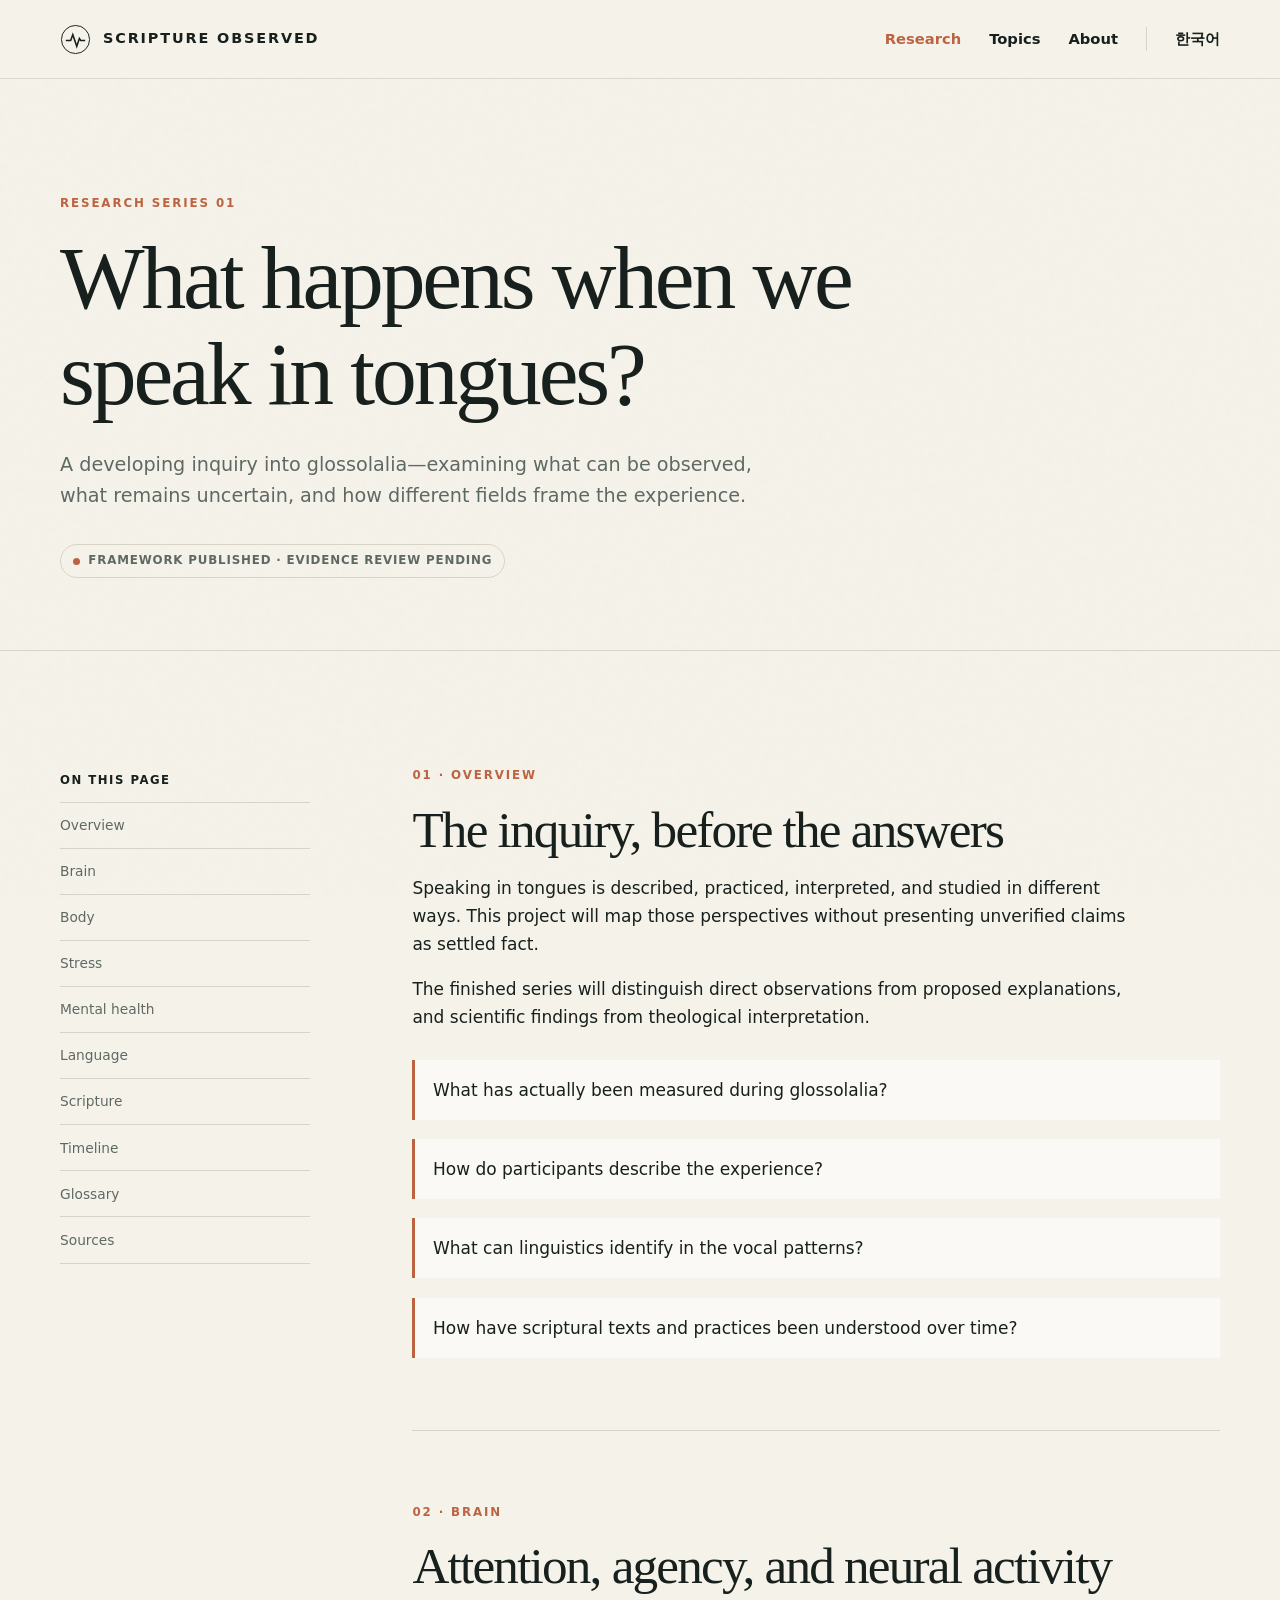
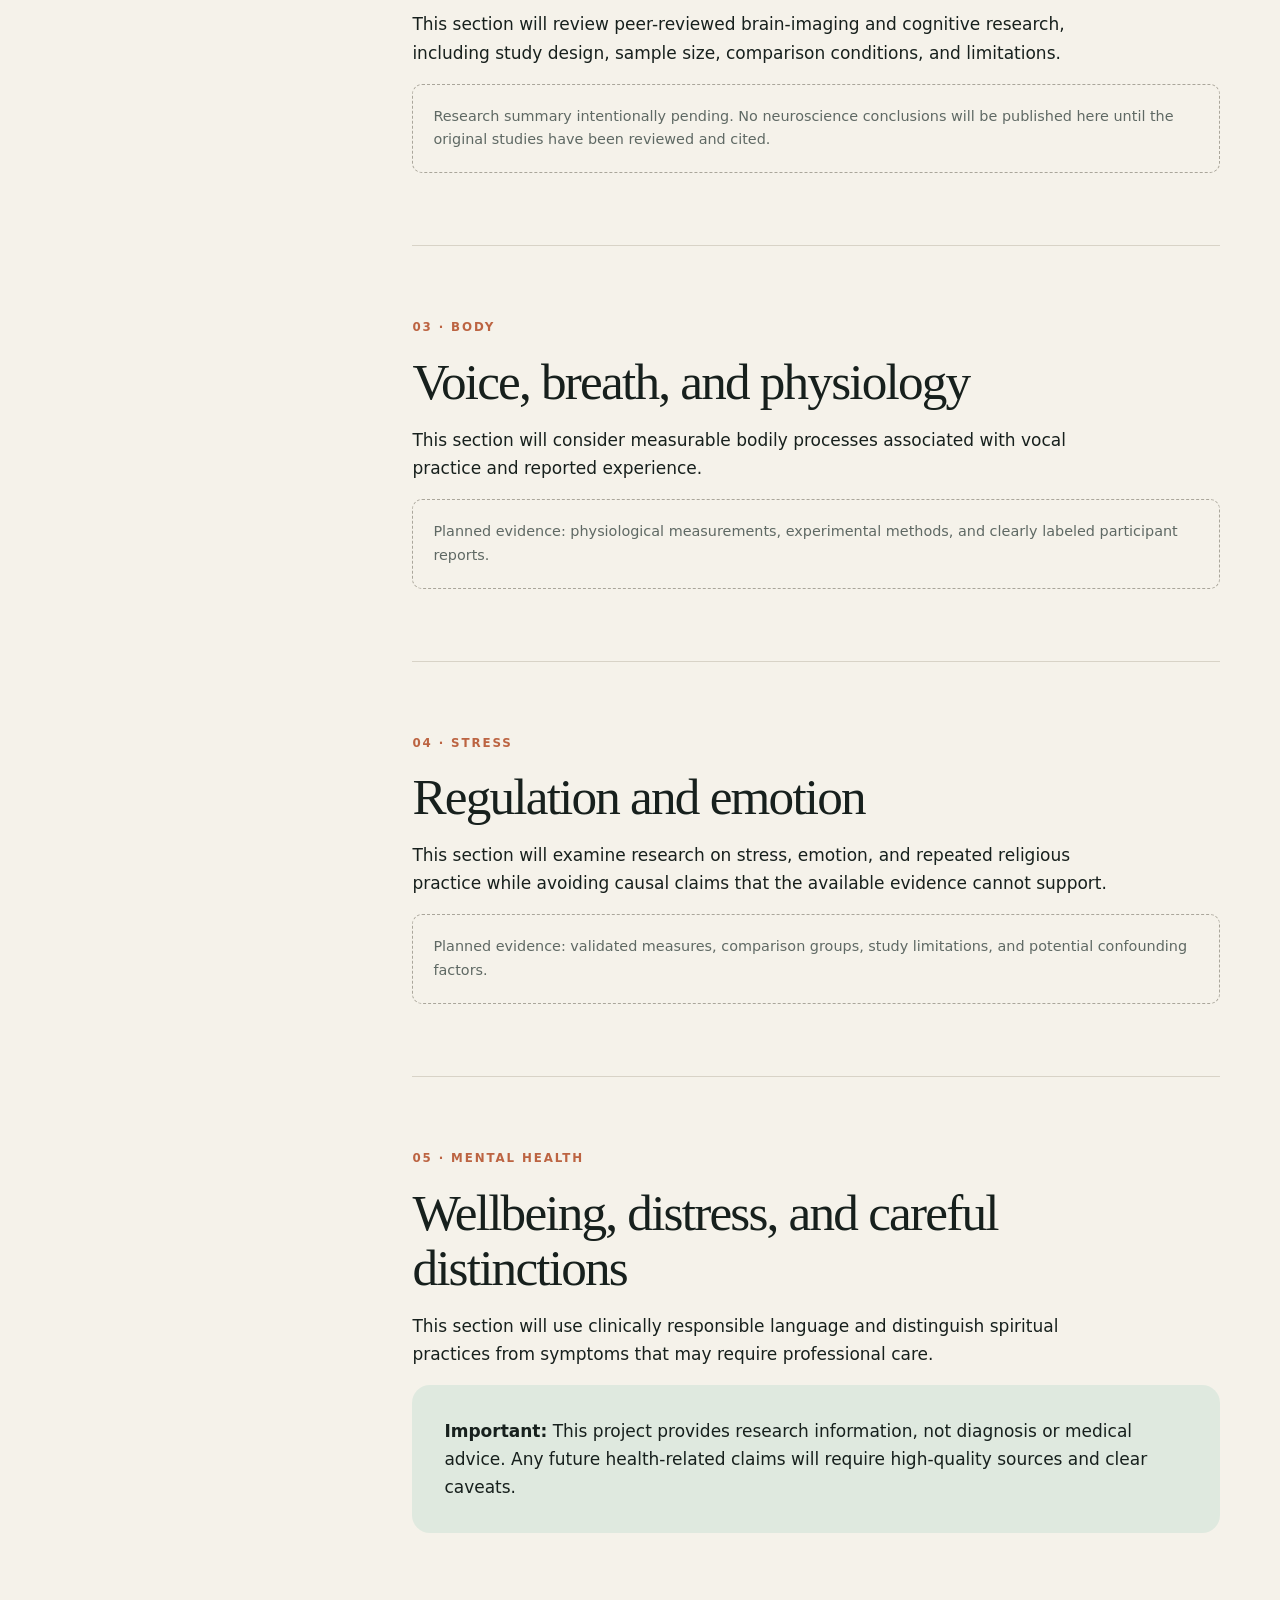
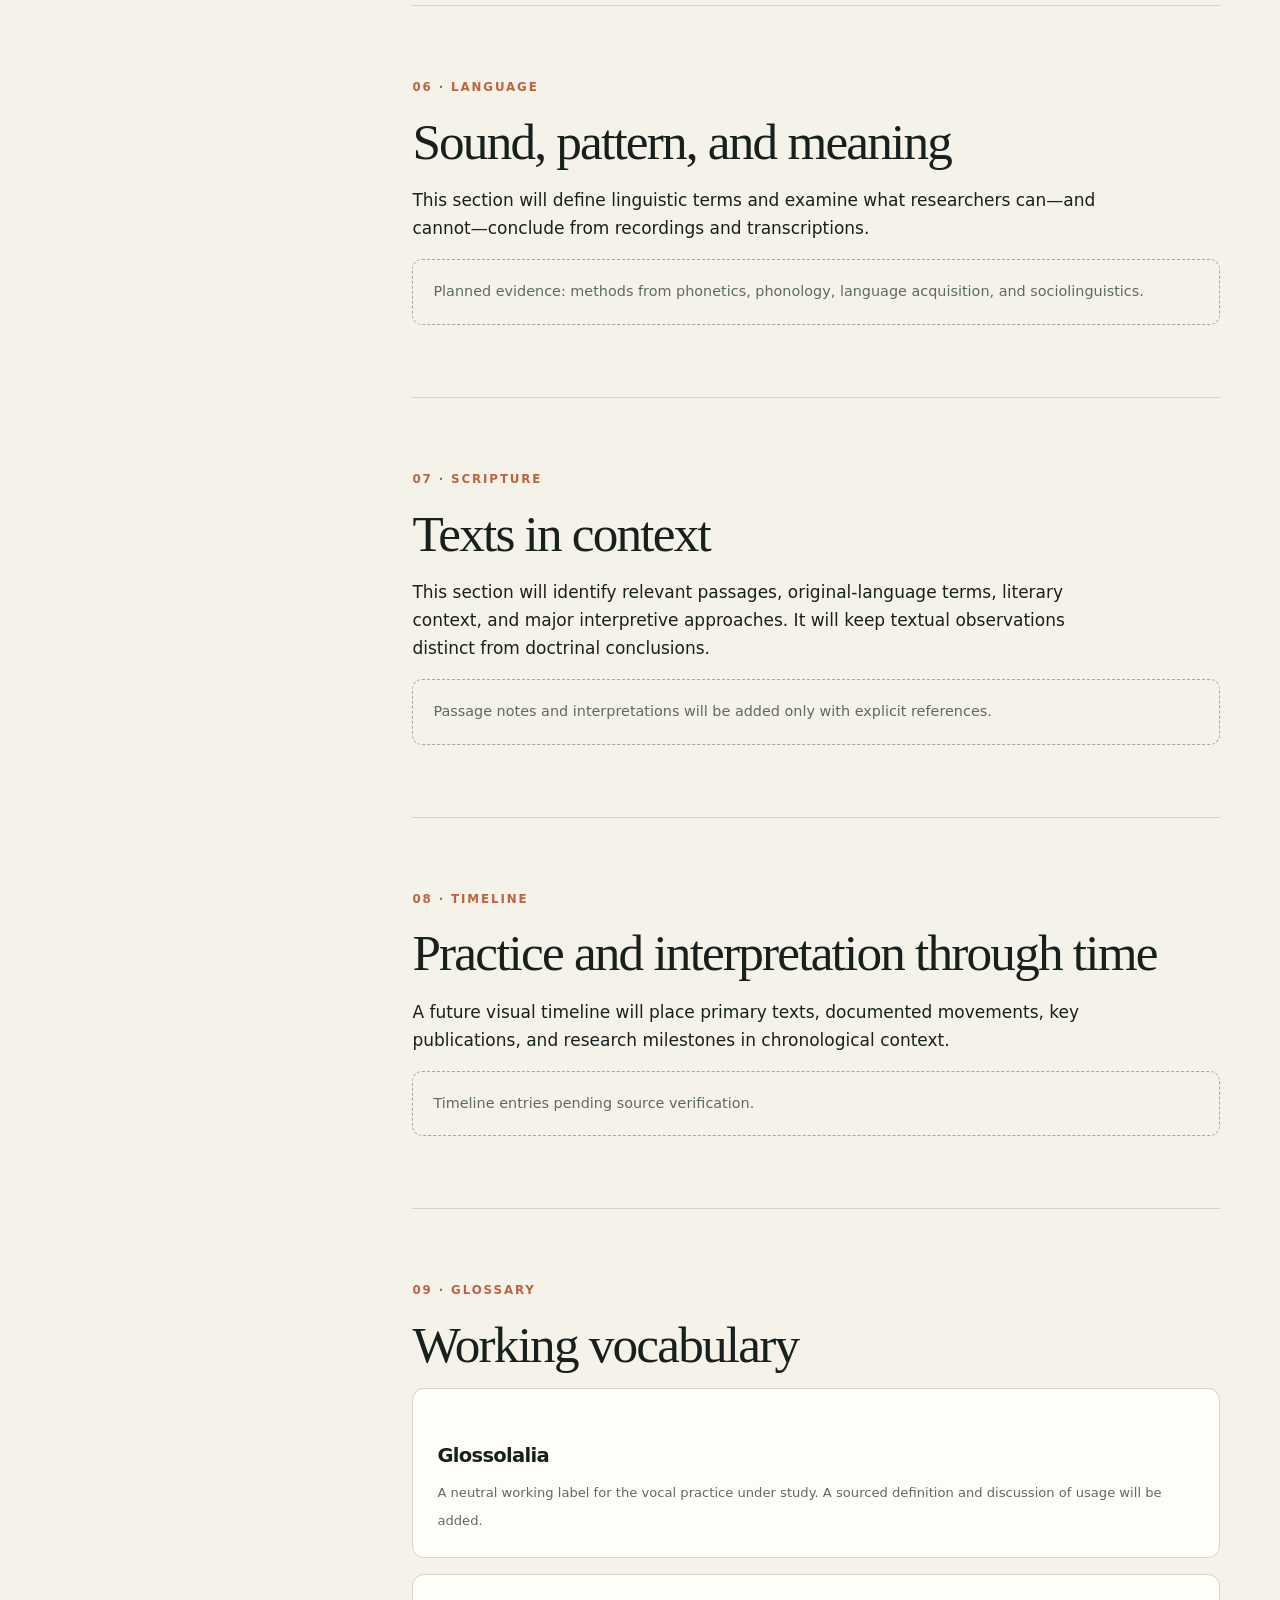
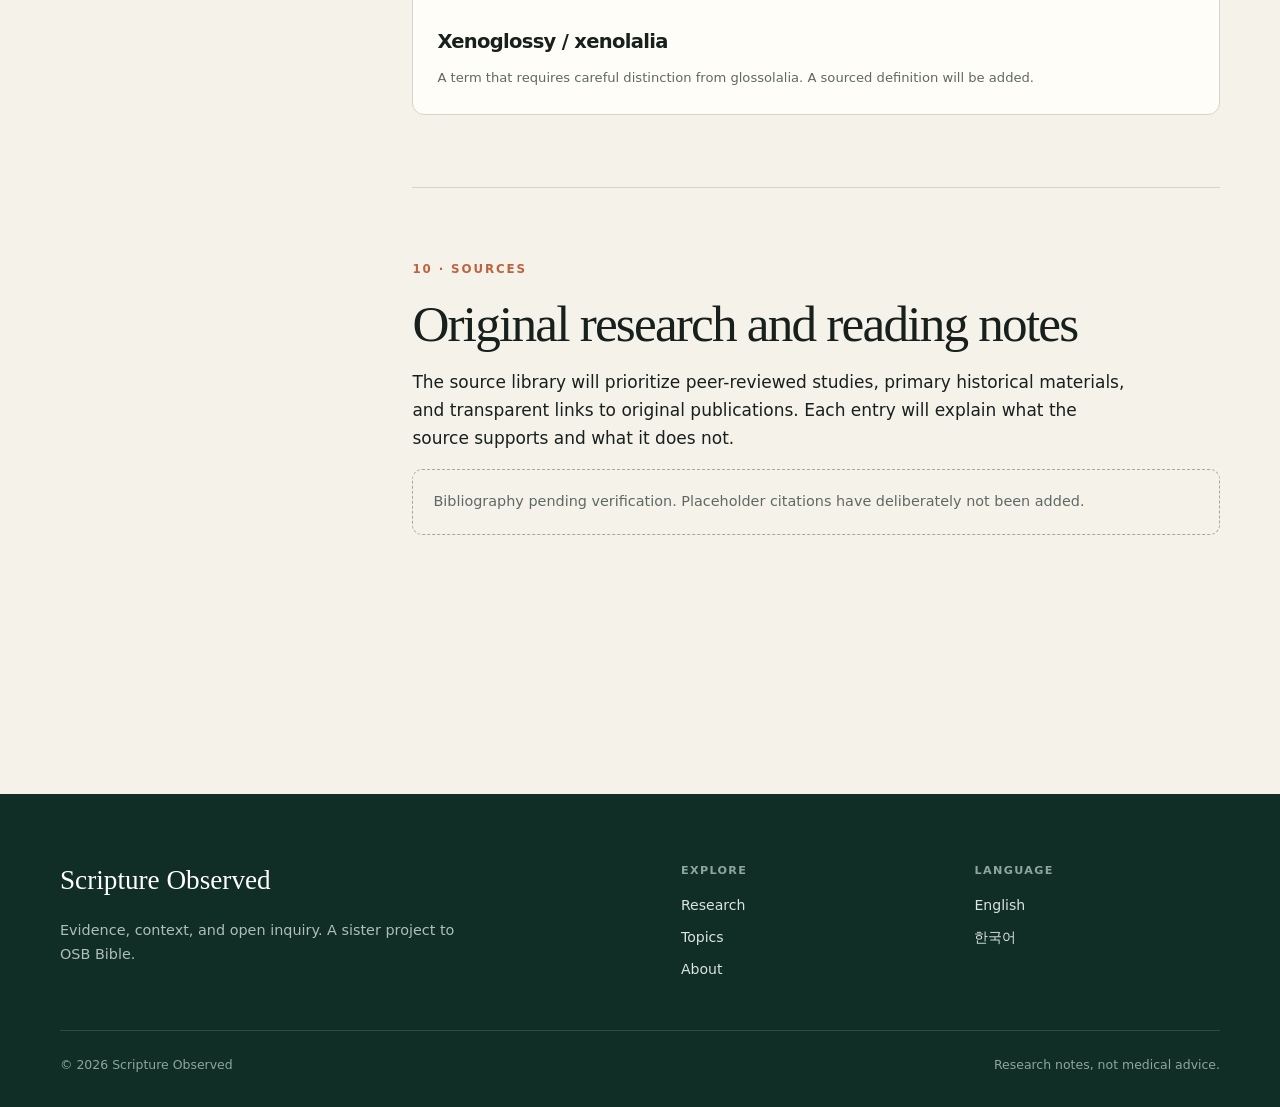
<file: scripture-observed-site/research/speaking-in-tongues/index.html>
<!doctype html>
<html lang="en"><head><meta charset="utf-8"><meta name="viewport" content="width=device-width, initial-scale=1"><title>Speaking in Tongues: Research Framework — Scripture Observed</title><meta name="description" content="A developing research framework for examining glossolalia through neuroscience, physiology, stress, mental health, linguistics, scripture, history, and primary sources."><link rel="canonical" href="https://scriptureobserved.github.io/research/speaking-in-tongues/"><link rel="alternate" hreflang="ko" href="https://scriptureobserved.github.io/ko/research/speaking-in-tongues/"><link rel="stylesheet" href="/assets/css/styles.css"><script src="/assets/js/site.js" defer></script></head>
<body><a class="skip-link" href="#main">Skip to content</a><header class="site-header"><div class="container nav-wrap"><a class="brand" href="/" aria-label="Scripture Observed home"><svg class="brand-mark" viewBox="0 0 32 32" aria-hidden="true"><circle cx="16" cy="16" r="14.5" fill="none" stroke="currentColor"/><path d="M6 17h5l2.2-6 4.1 12L20 15l1.4 2H26" fill="none" stroke="currentColor" stroke-width="1.6"/></svg><span class="brand-name">SCRIPTURE OBSERVED</span></a><button class="menu-button" type="button" data-menu-button aria-expanded="false" aria-controls="site-nav" aria-label="Open menu"><svg width="24" height="24" viewBox="0 0 24 24" aria-hidden="true"><path d="M4 7h16M4 12h16M4 17h16" stroke="currentColor" stroke-width="1.7"/></svg></button><nav class="site-nav" id="site-nav" data-site-nav aria-label="Main navigation"><a href="/research/" aria-current="page">Research</a><a href="/topics/">Topics</a><a href="/about/">About</a><a class="language-link" href="/ko/research/speaking-in-tongues/" lang="ko">한국어</a></nav></div></header>
<main id="main"><header class="page-hero"><div class="container"><p class="eyebrow">Research series 01</p><h1>What happens when we speak in tongues?</h1><p class="page-deck">A developing inquiry into glossolalia—examining what can be observed, what remains uncertain, and how different fields frame the experience.</p><span class="status">Framework published · Evidence review pending</span></div></header>
<section class="section"><div class="container research-layout"><aside class="contents" aria-label="On this page"><p>On this page</p><ol><li><a href="#overview">Overview</a></li><li><a href="#brain">Brain</a></li><li><a href="#body">Body</a></li><li><a href="#stress">Stress</a></li><li><a href="#mental-health">Mental health</a></li><li><a href="#language">Language</a></li><li><a href="#scripture">Scripture</a></li><li><a href="#timeline">Timeline</a></li><li><a href="#glossary">Glossary</a></li><li><a href="#sources">Sources</a></li></ol></aside>
<article class="research-body">
  <section id="overview"><p class="eyebrow">01 · Overview</p><h2>The inquiry, before the answers</h2><p>Speaking in tongues is described, practiced, interpreted, and studied in different ways. This project will map those perspectives without presenting unverified claims as settled fact.</p><p>The finished series will distinguish direct observations from proposed explanations, and scientific findings from theological interpretation.</p><ul class="question-list"><li>What has actually been measured during glossolalia?</li><li>How do participants describe the experience?</li><li>What can linguistics identify in the vocal patterns?</li><li>How have scriptural texts and practices been understood over time?</li></ul></section>
  <section id="brain"><p class="eyebrow">02 · Brain</p><h2>Attention, agency, and neural activity</h2><p>This section will review peer-reviewed brain-imaging and cognitive research, including study design, sample size, comparison conditions, and limitations.</p><div class="placeholder">Research summary intentionally pending. No neuroscience conclusions will be published here until the original studies have been reviewed and cited.</div></section>
  <section id="body"><p class="eyebrow">03 · Body</p><h2>Voice, breath, and physiology</h2><p>This section will consider measurable bodily processes associated with vocal practice and reported experience.</p><div class="placeholder">Planned evidence: physiological measurements, experimental methods, and clearly labeled participant reports.</div></section>
  <section id="stress"><p class="eyebrow">04 · Stress</p><h2>Regulation and emotion</h2><p>This section will examine research on stress, emotion, and repeated religious practice while avoiding causal claims that the available evidence cannot support.</p><div class="placeholder">Planned evidence: validated measures, comparison groups, study limitations, and potential confounding factors.</div></section>
  <section id="mental-health"><p class="eyebrow">05 · Mental health</p><h2>Wellbeing, distress, and careful distinctions</h2><p>This section will use clinically responsible language and distinguish spiritual practices from symptoms that may require professional care.</p><div class="callout"><strong>Important:</strong> This project provides research information, not diagnosis or medical advice. Any future health-related claims will require high-quality sources and clear caveats.</div></section>
  <section id="language"><p class="eyebrow">06 · Language</p><h2>Sound, pattern, and meaning</h2><p>This section will define linguistic terms and examine what researchers can—and cannot—conclude from recordings and transcriptions.</p><div class="placeholder">Planned evidence: methods from phonetics, phonology, language acquisition, and sociolinguistics.</div></section>
  <section id="scripture"><p class="eyebrow">07 · Scripture</p><h2>Texts in context</h2><p>This section will identify relevant passages, original-language terms, literary context, and major interpretive approaches. It will keep textual observations distinct from doctrinal conclusions.</p><div class="placeholder">Passage notes and interpretations will be added only with explicit references.</div></section>
  <section id="timeline"><p class="eyebrow">08 · Timeline</p><h2>Practice and interpretation through time</h2><p>A future visual timeline will place primary texts, documented movements, key publications, and research milestones in chronological context.</p><div class="placeholder">Timeline entries pending source verification.</div></section>
  <section id="glossary"><p class="eyebrow">09 · Glossary</p><h2>Working vocabulary</h2><div class="source-card"><h3>Glossolalia</h3><span>A neutral working label for the vocal practice under study. A sourced definition and discussion of usage will be added.</span></div><div class="source-card"><h3>Xenoglossy / xenolalia</h3><span>A term that requires careful distinction from glossolalia. A sourced definition will be added.</span></div></section>
  <section id="sources"><p class="eyebrow">10 · Sources</p><h2>Original research and reading notes</h2><p>The source library will prioritize peer-reviewed studies, primary historical materials, and transparent links to original publications. Each entry will explain what the source supports and what it does not.</p><div class="placeholder">Bibliography pending verification. Placeholder citations have deliberately not been added.</div></section>
</article></div></section></main>
<footer class="site-footer"><div class="container"><div class="footer-grid"><div><p class="footer-brand">Scripture Observed</p><p class="footer-copy">Evidence, context, and open inquiry. A sister project to OSB Bible.</p></div><div><p class="footer-title">Explore</p><div class="footer-links"><a href="/research/">Research</a><a href="/topics/">Topics</a><a href="/about/">About</a></div></div><div><p class="footer-title">Language</p><div class="footer-links"><a href="/research/speaking-in-tongues/">English</a><a href="/ko/research/speaking-in-tongues/" lang="ko">한국어</a></div></div></div><div class="footer-bottom"><span>© <span data-year>2026</span> Scripture Observed</span><span>Research notes, not medical advice.</span></div></div></footer></body></html>
</file>
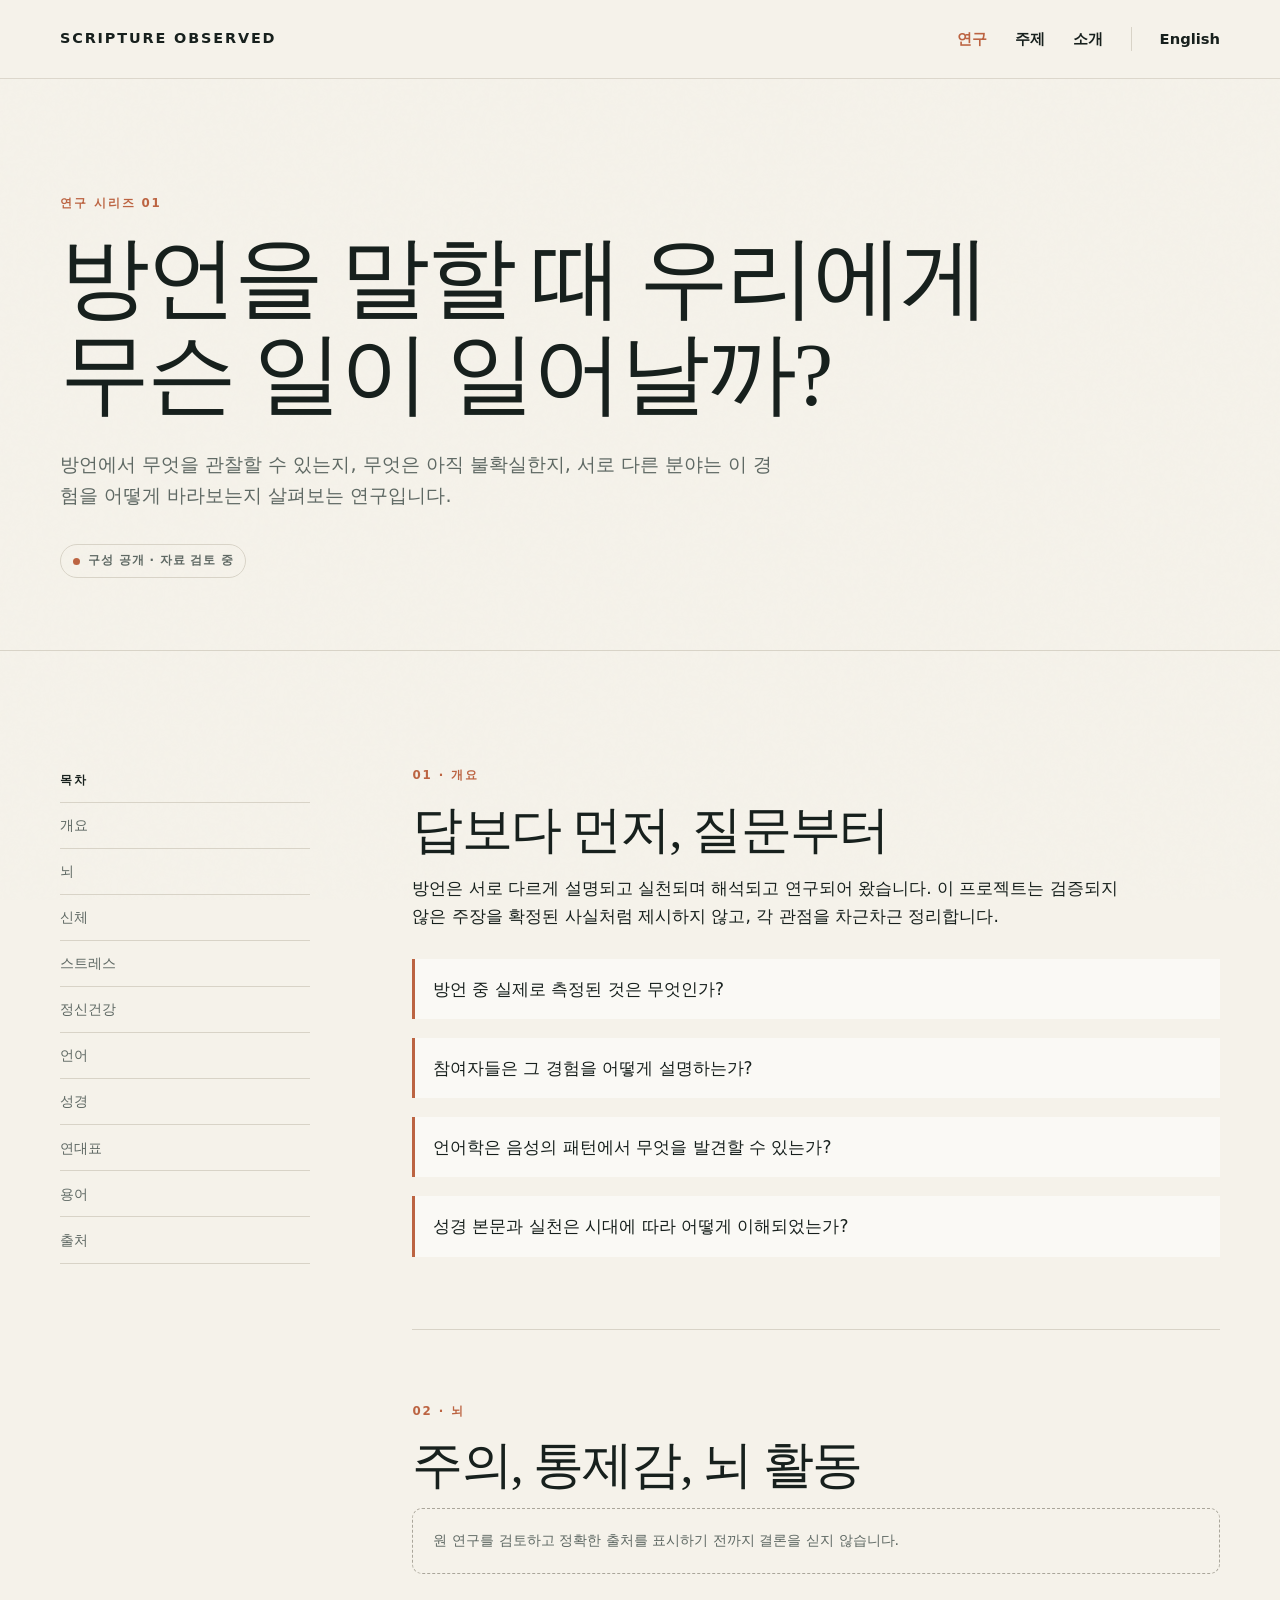
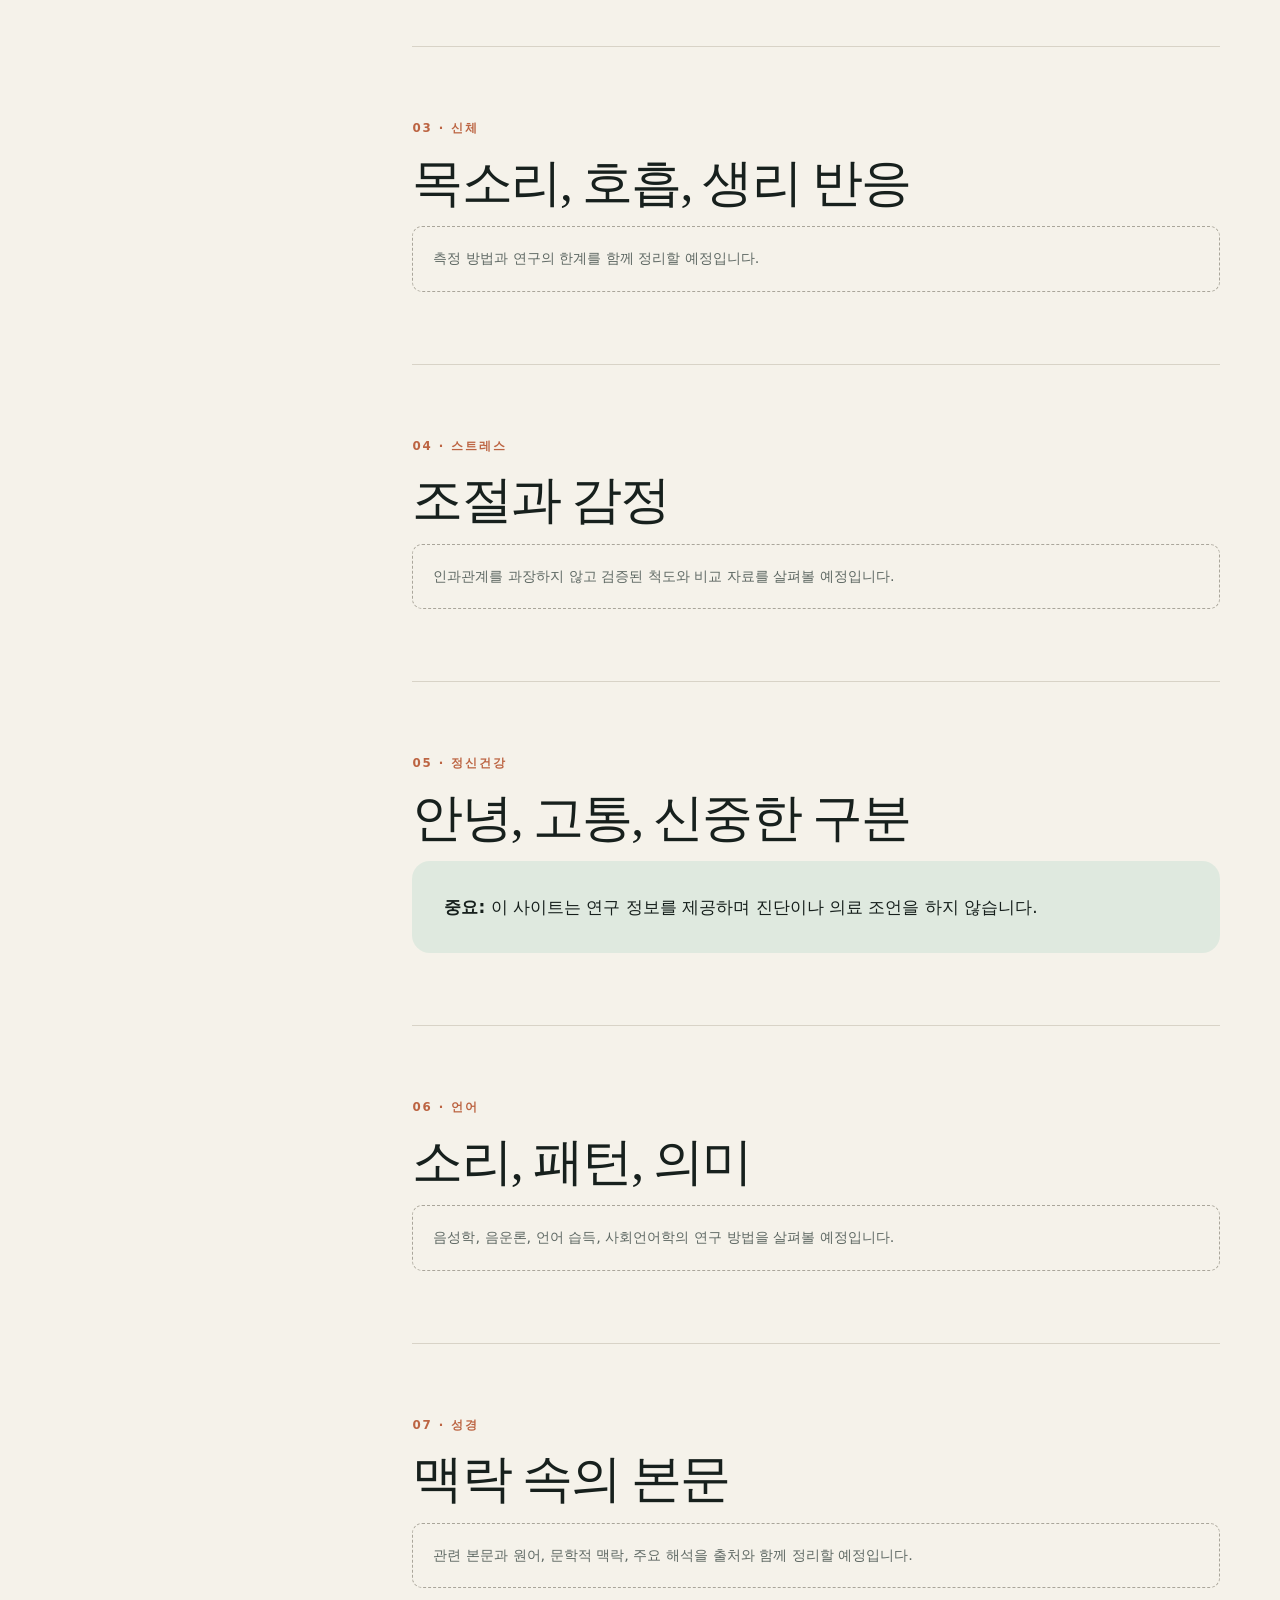
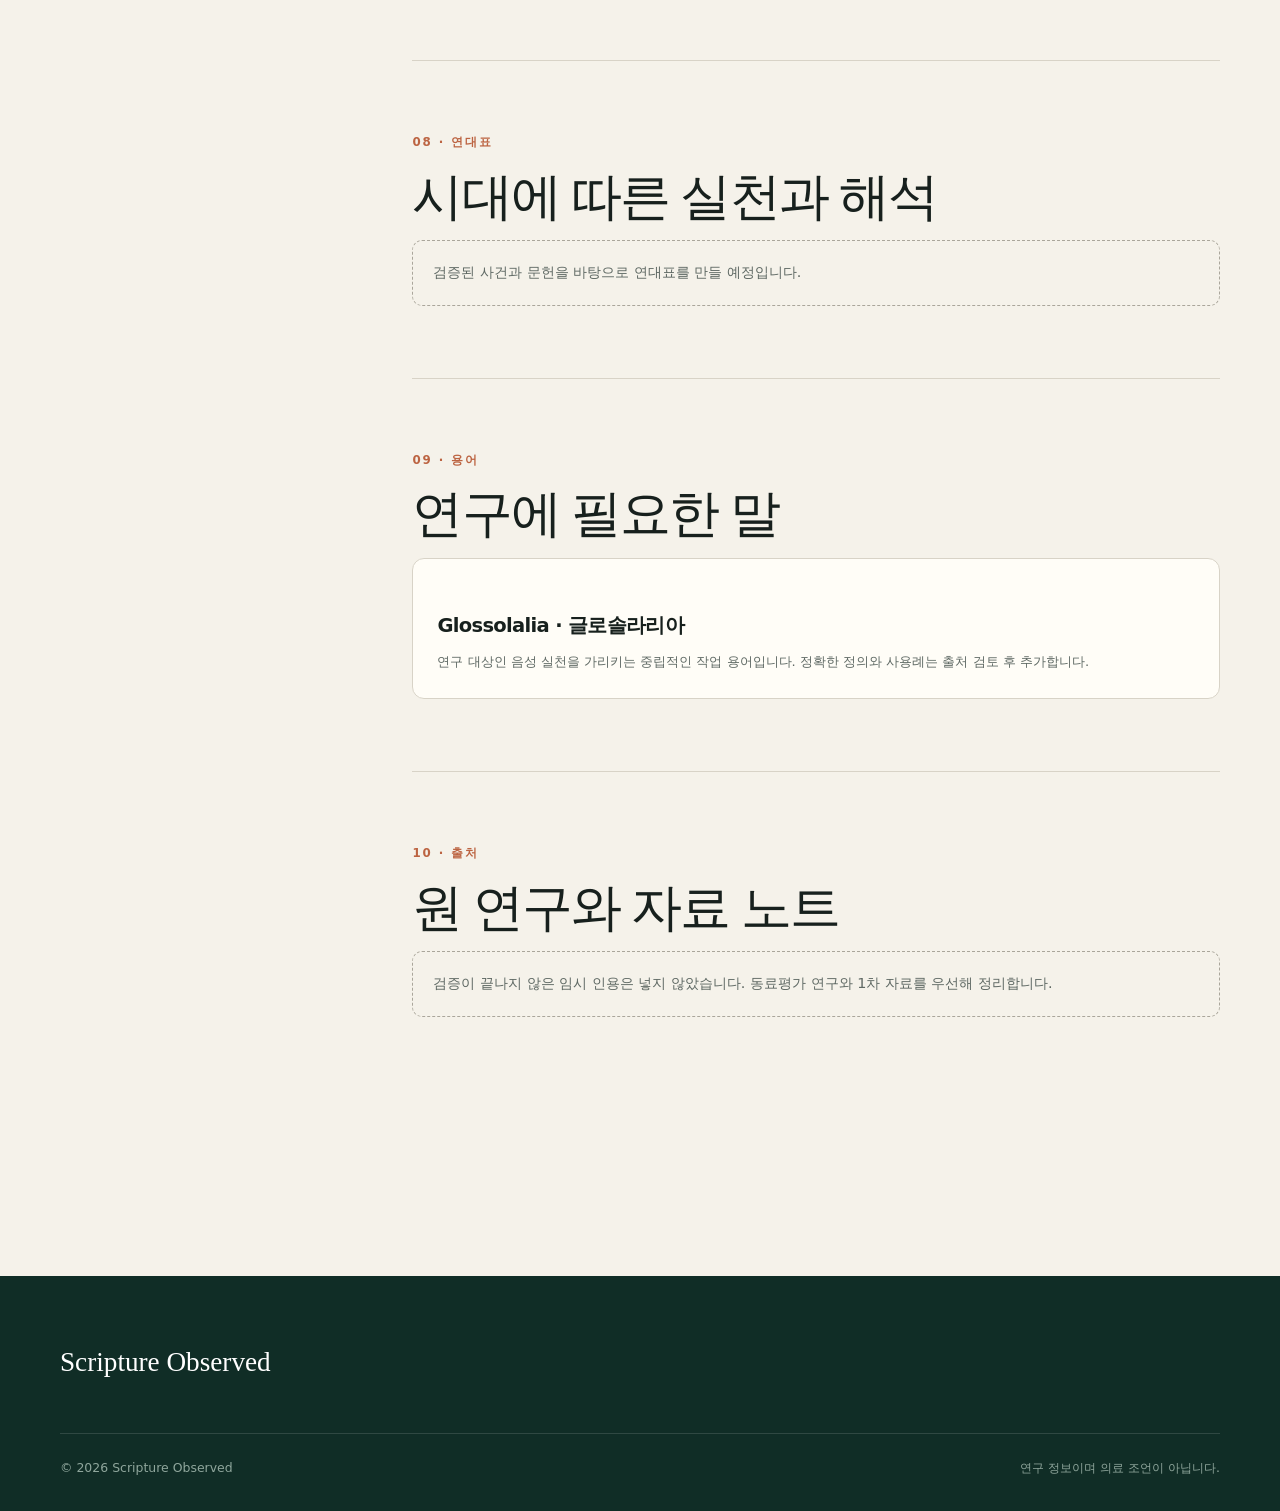
<file: scripture-observed-site/ko/research/speaking-in-tongues/index.html>
<!doctype html><html lang="ko"><head><meta charset="utf-8"><meta name="viewport" content="width=device-width, initial-scale=1"><title>방언 연구 구성 — Scripture Observed</title><meta name="description" content="방언을 뇌, 신체, 스트레스, 정신건강, 언어, 성경과 역사의 관점에서 살펴보는 연구 구성입니다."><link rel="canonical" href="https://scriptureobserved.github.io/ko/research/speaking-in-tongues/"><link rel="alternate" hreflang="en" href="https://scriptureobserved.github.io/research/speaking-in-tongues/"><link rel="stylesheet" href="/assets/css/styles.css"><script src="/assets/js/site.js" defer></script></head><body><a class="skip-link" href="#main">본문으로 건너뛰기</a><header class="site-header"><div class="container nav-wrap"><a class="brand" href="/ko/"><span class="brand-name">SCRIPTURE OBSERVED</span></a><button class="menu-button" type="button" data-menu-button aria-expanded="false" aria-controls="site-nav" aria-label="메뉴 열기">☰</button><nav class="site-nav" id="site-nav" data-site-nav aria-label="주 메뉴"><a href="/ko/research/speaking-in-tongues/" aria-current="page">연구</a><a href="/topics/">주제</a><a href="/about/">소개</a><a class="language-link" href="/research/speaking-in-tongues/">English</a></nav></div></header><main id="main"><header class="page-hero"><div class="container"><p class="eyebrow">연구 시리즈 01</p><h1>방언을 말할 때 우리에게 무슨 일이 일어날까?</h1><p class="page-deck">방언에서 무엇을 관찰할 수 있는지, 무엇은 아직 불확실한지, 서로 다른 분야는 이 경험을 어떻게 바라보는지 살펴보는 연구입니다.</p><span class="status">구성 공개 · 자료 검토 중</span></div></header><section class="section"><div class="container research-layout"><aside class="contents"><p>목차</p><ol><li><a href="#overview">개요</a></li><li><a href="#brain">뇌</a></li><li><a href="#body">신체</a></li><li><a href="#stress">스트레스</a></li><li><a href="#mental-health">정신건강</a></li><li><a href="#language">언어</a></li><li><a href="#scripture">성경</a></li><li><a href="#timeline">연대표</a></li><li><a href="#glossary">용어</a></li><li><a href="#sources">출처</a></li></ol></aside><article class="research-body"><section id="overview"><p class="eyebrow">01 · 개요</p><h2>답보다 먼저, 질문부터</h2><p>방언은 서로 다르게 설명되고 실천되며 해석되고 연구되어 왔습니다. 이 프로젝트는 검증되지 않은 주장을 확정된 사실처럼 제시하지 않고, 각 관점을 차근차근 정리합니다.</p><ul class="question-list"><li>방언 중 실제로 측정된 것은 무엇인가?</li><li>참여자들은 그 경험을 어떻게 설명하는가?</li><li>언어학은 음성의 패턴에서 무엇을 발견할 수 있는가?</li><li>성경 본문과 실천은 시대에 따라 어떻게 이해되었는가?</li></ul></section><section id="brain"><p class="eyebrow">02 · 뇌</p><h2>주의, 통제감, 뇌 활동</h2><div class="placeholder">원 연구를 검토하고 정확한 출처를 표시하기 전까지 결론을 싣지 않습니다.</div></section><section id="body"><p class="eyebrow">03 · 신체</p><h2>목소리, 호흡, 생리 반응</h2><div class="placeholder">측정 방법과 연구의 한계를 함께 정리할 예정입니다.</div></section><section id="stress"><p class="eyebrow">04 · 스트레스</p><h2>조절과 감정</h2><div class="placeholder">인과관계를 과장하지 않고 검증된 척도와 비교 자료를 살펴볼 예정입니다.</div></section><section id="mental-health"><p class="eyebrow">05 · 정신건강</p><h2>안녕, 고통, 신중한 구분</h2><div class="callout"><strong>중요:</strong> 이 사이트는 연구 정보를 제공하며 진단이나 의료 조언을 하지 않습니다.</div></section><section id="language"><p class="eyebrow">06 · 언어</p><h2>소리, 패턴, 의미</h2><div class="placeholder">음성학, 음운론, 언어 습득, 사회언어학의 연구 방법을 살펴볼 예정입니다.</div></section><section id="scripture"><p class="eyebrow">07 · 성경</p><h2>맥락 속의 본문</h2><div class="placeholder">관련 본문과 원어, 문학적 맥락, 주요 해석을 출처와 함께 정리할 예정입니다.</div></section><section id="timeline"><p class="eyebrow">08 · 연대표</p><h2>시대에 따른 실천과 해석</h2><div class="placeholder">검증된 사건과 문헌을 바탕으로 연대표를 만들 예정입니다.</div></section><section id="glossary"><p class="eyebrow">09 · 용어</p><h2>연구에 필요한 말</h2><div class="source-card"><h3>Glossolalia · 글로솔라리아</h3><span>연구 대상인 음성 실천을 가리키는 중립적인 작업 용어입니다. 정확한 정의와 사용례는 출처 검토 후 추가합니다.</span></div></section><section id="sources"><p class="eyebrow">10 · 출처</p><h2>원 연구와 자료 노트</h2><div class="placeholder">검증이 끝나지 않은 임시 인용은 넣지 않았습니다. 동료평가 연구와 1차 자료를 우선해 정리합니다.</div></section></article></div></section></main><footer class="site-footer"><div class="container"><p class="footer-brand">Scripture Observed</p><div class="footer-bottom"><span>© <span data-year>2026</span> Scripture Observed</span><span>연구 정보이며 의료 조언이 아닙니다.</span></div></div></footer></body></html>
</file>
<file: assets/css/styles.css>
:root {
  --ink: #17201d;
  --muted: #5f6964;
  --paper: #f5f2ea;
  --paper-deep: #ebe6da;
  --surface: #fffdf7;
  --forest: #193f36;
  --forest-light: #dfe9df;
  --copper: #bc6442;
  --line: #d8d3c7;
  --shadow: 0 20px 50px rgba(23, 32, 29, .09);
  --radius: 18px;
  --content: 1160px;
}

* { box-sizing: border-box; }

html { scroll-behavior: smooth; }

body {
  margin: 0;
  color: var(--ink);
  background: var(--paper);
  font-family: Inter, ui-sans-serif, system-ui, -apple-system, BlinkMacSystemFont, "Segoe UI", sans-serif;
  font-size: 17px;
  line-height: 1.65;
  -webkit-font-smoothing: antialiased;
}

body::before {
  content: "";
  position: fixed;
  inset: 0;
  pointer-events: none;
  opacity: .18;
  z-index: -1;
  background-image: url("data:image/svg+xml,%3Csvg viewBox='0 0 180 180' xmlns='http://www.w3.org/2000/svg'%3E%3Cfilter id='n'%3E%3CfeTurbulence type='fractalNoise' baseFrequency='.75' numOctaves='2' stitchTiles='stitch'/%3E%3C/filter%3E%3Crect width='100%25' height='100%25' filter='url(%23n)' opacity='.08'/%3E%3C/svg%3E");
}

a { color: inherit; text-decoration-thickness: 1px; text-underline-offset: 4px; }
a:hover { color: var(--copper); }
img, svg { display: block; max-width: 100%; }
button, input, textarea { font: inherit; }
:focus-visible { outline: 3px solid var(--copper); outline-offset: 4px; }

.skip-link {
  position: absolute;
  left: 1rem;
  top: -5rem;
  z-index: 1000;
  padding: .7rem 1rem;
  background: var(--ink);
  color: white;
  border-radius: 0 0 8px 8px;
}
.skip-link:focus { top: 0; }

.container { width: min(calc(100% - 40px), var(--content)); margin-inline: auto; }
.narrow { width: min(calc(100% - 40px), 760px); margin-inline: auto; }

.site-header {
  position: relative;
  z-index: 20;
  border-bottom: 1px solid rgba(216, 211, 199, .85);
  background: rgba(245, 242, 234, .9);
  backdrop-filter: blur(12px);
}
.nav-wrap { min-height: 78px; display: flex; align-items: center; justify-content: space-between; gap: 2rem; }
.brand { display: inline-flex; align-items: center; gap: .75rem; text-decoration: none; }
.brand-mark { width: 31px; height: 31px; }
.brand-name { font-size: .9rem; font-weight: 800; letter-spacing: .13em; }
.site-nav { display: flex; align-items: center; gap: 1.75rem; }
.site-nav a { font-size: .92rem; font-weight: 650; text-decoration: none; }
.site-nav a[aria-current="page"] { color: var(--copper); }
.language-link { padding-left: 1.75rem; border-left: 1px solid var(--line); }
.menu-button { display: none; border: 0; background: transparent; color: var(--ink); cursor: pointer; }

.hero { position: relative; overflow: hidden; padding: clamp(5rem, 11vw, 9.5rem) 0 clamp(4.5rem, 9vw, 8rem); }
.hero::after {
  content: "";
  position: absolute;
  width: min(54vw, 670px);
  aspect-ratio: 1;
  right: -12%;
  top: 7%;
  border: 1px solid rgba(25, 63, 54, .2);
  border-radius: 50%;
  box-shadow: inset 0 0 0 58px rgba(25, 63, 54, .025), inset 0 0 0 59px rgba(25, 63, 54, .12), inset 0 0 0 118px rgba(25, 63, 54, .02);
}
.hero-grid { display: grid; grid-template-columns: 1.25fr .75fr; align-items: end; gap: 4rem; }
.eyebrow { margin: 0 0 1rem; color: var(--copper); font-size: .74rem; font-weight: 800; letter-spacing: .16em; text-transform: uppercase; }
h1, h2, h3 { line-height: 1.08; letter-spacing: -.035em; }
h1 { max-width: 900px; margin: 0; font-family: Georgia, "Times New Roman", serif; font-size: clamp(3.25rem, 8vw, 7.7rem); font-weight: 500; }
h2 { margin: 0 0 1rem; font-family: Georgia, "Times New Roman", serif; font-size: clamp(2.1rem, 4vw, 4rem); font-weight: 500; }
h3 { margin: 0 0 .65rem; font-size: 1.22rem; }
.hero-copy { max-width: 560px; margin: 2rem 0 0; color: var(--muted); font-size: clamp(1.1rem, 2vw, 1.35rem); }
.hero-note { max-width: 270px; margin: 0 0 .4rem auto; color: var(--muted); font-size: .91rem; }
.hero-note::before { content: ""; display: block; width: 48px; height: 2px; margin-bottom: 1.2rem; background: var(--copper); }

.section { padding: clamp(4.5rem, 9vw, 8rem) 0; }
.section-dark { background: var(--forest); color: #f7f4ed; }
.section-dark .muted, .section-dark .section-intro { color: #becbc5; }
.section-heading { display: grid; grid-template-columns: .85fr 1.15fr; gap: 3rem; align-items: start; margin-bottom: 3rem; }
.section-intro { max-width: 650px; margin: .25rem 0 0; color: var(--muted); font-size: 1.07rem; }

.feature-card {
  position: relative;
  display: grid;
  grid-template-columns: .9fr 1.1fr;
  min-height: 470px;
  overflow: hidden;
  border-radius: var(--radius);
  background: var(--surface);
  box-shadow: var(--shadow);
}
.feature-visual { position: relative; min-height: 320px; overflow: hidden; background: #c8d4c7; }
.feature-visual::before, .feature-visual::after {
  content: "";
  position: absolute;
  border-radius: 50%;
  border: 1px solid rgba(25, 63, 54, .32);
}
.feature-visual::before { width: 70%; aspect-ratio: 1; left: 12%; top: 15%; box-shadow: 0 0 0 42px rgba(255,255,255,.19), 0 0 0 43px rgba(25,63,54,.15), 0 0 0 86px rgba(255,255,255,.12); }
.feature-visual::after { width: 13px; height: 13px; left: calc(47% - 7px); top: calc(50% - 7px); background: var(--copper); border: 6px solid #f0c7b9; box-shadow: 0 0 0 12px rgba(188,100,66,.2); }
.signal { position: absolute; inset: 0; display: grid; place-items: center; color: var(--forest); opacity: .65; }
.signal svg { width: 82%; }
.feature-content { display: flex; flex-direction: column; justify-content: center; padding: clamp(2.2rem, 6vw, 5rem); }
.feature-content h2 { max-width: 620px; font-size: clamp(2rem, 4.4vw, 4.2rem); }
.feature-content p { max-width: 610px; color: var(--muted); }

.button {
  display: inline-flex;
  width: fit-content;
  align-items: center;
  gap: .75rem;
  margin-top: 1.2rem;
  padding: .83rem 1.15rem;
  border: 1px solid var(--ink);
  border-radius: 999px;
  font-size: .86rem;
  font-weight: 750;
  text-decoration: none;
  transition: background .2s, color .2s, transform .2s;
}
.button:hover { color: white; background: var(--ink); transform: translateY(-2px); }
.button-light { color: white; border-color: rgba(255,255,255,.55); }
.button-light:hover { color: var(--forest); background: white; }

.topic-grid { display: grid; grid-template-columns: repeat(3, 1fr); gap: 1px; background: rgba(255,255,255,.19); border: 1px solid rgba(255,255,255,.19); }
.topic-card { min-height: 210px; padding: 2rem; background: var(--forest); text-decoration: none; }
.topic-card:hover { color: white; background: #214d42; }
.topic-number { display: block; margin-bottom: 3.5rem; color: #a8bbb3; font-size: .76rem; font-weight: 700; letter-spacing: .12em; }
.topic-card p { margin: .5rem 0 0; color: #becbc5; font-size: .92rem; }

.principles { display: grid; grid-template-columns: repeat(3, 1fr); gap: 2.5rem; }
.principle { border-top: 2px solid var(--ink); padding-top: 1.4rem; }
.principle p { color: var(--muted); }

.page-hero { padding: clamp(4.5rem, 9vw, 8rem) 0 4.5rem; border-bottom: 1px solid var(--line); }
.page-hero h1 { max-width: 950px; font-size: clamp(3rem, 7vw, 6.4rem); }
.page-deck { max-width: 720px; margin: 1.6rem 0 0; color: var(--muted); font-size: 1.2rem; }
.status { display: inline-flex; gap: .55rem; align-items: center; margin-top: 2rem; padding: .38rem .72rem; border: 1px solid var(--line); border-radius: 999px; color: var(--muted); font-size: .74rem; font-weight: 750; letter-spacing: .07em; text-transform: uppercase; }
.status::before { content: ""; width: 7px; height: 7px; border-radius: 50%; background: var(--copper); }

.research-layout { display: grid; grid-template-columns: 250px minmax(0, 1fr); gap: clamp(3rem, 8vw, 7rem); align-items: start; }
.contents { position: sticky; top: 2rem; padding-top: .3rem; }
.contents p { margin-top: 0; font-size: .73rem; font-weight: 800; letter-spacing: .13em; text-transform: uppercase; }
.contents ol { margin: 0; padding: 0; list-style: none; border-top: 1px solid var(--line); }
.contents li { border-bottom: 1px solid var(--line); }
.contents a { display: block; padding: .7rem 0; color: var(--muted); font-size: .86rem; text-decoration: none; }
.research-body > section { scroll-margin-top: 2rem; padding: 0 0 4.5rem; margin-bottom: 4.5rem; border-bottom: 1px solid var(--line); }
.research-body > section:last-child { border-bottom: 0; }
.research-body h2 { font-size: clamp(2rem, 4vw, 3.25rem); }
.research-body p { max-width: 720px; }
.question-list { display: grid; gap: .75rem; margin: 1.8rem 0 0; padding: 0; list-style: none; }
.question-list li { padding: 1rem 1.1rem; border-left: 3px solid var(--copper); background: rgba(255,255,255,.54); }
.placeholder { padding: 1.25rem; border: 1px dashed #aaa69b; border-radius: 10px; color: var(--muted); font-size: .9rem; }
.source-card { padding: 1.5rem; border: 1px solid var(--line); border-radius: 12px; background: var(--surface); }
.source-card + .source-card { margin-top: 1rem; }
.source-card span { color: var(--muted); font-size: .82rem; }
.evidence-summary { display: grid; grid-template-columns: repeat(2, 1fr); gap: 1rem; margin: 1.8rem 0; }
.evidence-item { padding: 1.35rem; border: 1px solid var(--line); border-radius: 12px; background: var(--surface); }
.evidence-item strong { display: block; margin-bottom: .45rem; }
.evidence-item p { margin: 0; color: var(--muted); font-size: .91rem; }
.study-meta { display: flex; flex-wrap: wrap; gap: .5rem; margin: 1rem 0 1.4rem; }
.study-meta span { padding: .25rem .55rem; border: 1px solid var(--line); border-radius: 999px; color: var(--muted); font-size: .72rem; font-weight: 700; }
.caution { margin: 1.5rem 0; padding: 1.15rem 1.3rem; border-left: 3px solid var(--copper); background: rgba(188,100,66,.07); }
.caution p { margin: 0; }
.source-link { display: inline-block; margin-top: .8rem; color: var(--forest); font-size: .86rem; font-weight: 750; }
.research-body h3 { margin-top: 2rem; }
.research-body ul:not(.question-list) { max-width: 720px; padding-left: 1.2rem; }
.research-body li + li { margin-top: .45rem; }
.bibliography { counter-reset: sources; display: grid; gap: .8rem; padding: 0; list-style: none; }
.bibliography li { padding-left: 2.2rem; position: relative; font-size: .9rem; }
.bibliography li::before { counter-increment: sources; content: counter(sources); position: absolute; left: 0; top: .05rem; display: grid; place-items: center; width: 1.45rem; height: 1.45rem; border-radius: 50%; background: var(--forest-light); font-size: .7rem; font-weight: 800; }

.listing { display: grid; grid-template-columns: repeat(2, 1fr); gap: 1.2rem; }
.listing-card { padding: 2rem; border: 1px solid var(--line); border-radius: var(--radius); background: rgba(255,255,255,.52); text-decoration: none; }
.listing-card:hover { color: var(--ink); border-color: var(--copper); transform: translateY(-2px); }
.listing-card p { margin-bottom: 0; color: var(--muted); }
.listing-card.coming { opacity: .72; }

.callout { padding: 2rem; border-radius: var(--radius); background: var(--forest-light); }
.callout p:last-child { margin-bottom: 0; }

.site-footer { padding: 4rem 0 2rem; color: #dbe5df; background: #102d26; }
.footer-grid { display: grid; grid-template-columns: 1.4fr .6fr .6fr; gap: 3rem; }
.footer-brand { margin: 0 0 1rem; color: white; font-family: Georgia, serif; font-size: 1.7rem; }
.footer-copy { max-width: 420px; color: #aebfb7; font-size: .9rem; }
.footer-title { margin: .25rem 0 .85rem; color: #8fa69c; font-size: .7rem; font-weight: 800; letter-spacing: .12em; text-transform: uppercase; }
.footer-links { display: grid; gap: .55rem; }
.footer-links a { color: #dbe5df; font-size: .88rem; text-decoration: none; }
.footer-bottom { display: flex; justify-content: space-between; gap: 1rem; margin-top: 3rem; padding-top: 1.5rem; border-top: 1px solid rgba(255,255,255,.13); color: #8fa69c; font-size: .78rem; }
.ad-slot { display: none; }

@media (max-width: 820px) {
  .container, .narrow { width: min(calc(100% - 28px), var(--content)); }
  .nav-wrap { min-height: 66px; }
  .menu-button { display: inline-grid; place-items: center; width: 44px; height: 44px; }
  .site-nav { position: absolute; inset: 66px 0 auto; display: none; padding: 1.5rem 20px 2rem; background: var(--paper); border-bottom: 1px solid var(--line); box-shadow: var(--shadow); }
  .site-nav[data-open="true"] { display: grid; gap: 1rem; }
  .language-link { padding: 1rem 0 0; border-left: 0; border-top: 1px solid var(--line); }
  .hero-grid, .section-heading, .feature-card, .research-layout, .footer-grid { grid-template-columns: 1fr; }
  .hero { padding-top: 4.5rem; }
  .hero::after { width: 90vw; right: -43%; top: 5%; }
  .hero-note { margin: 0; }
  .feature-content { order: -1; }
  .topic-grid, .principles { grid-template-columns: 1fr 1fr; }
  .contents { position: static; }
  .contents ol { display: grid; grid-template-columns: 1fr 1fr; }
  .contents li:nth-child(odd) { border-right: 1px solid var(--line); }
  .contents a { padding: .7rem; }
}

@media (max-width: 540px) {
  body { font-size: 16px; }
  .brand-name { font-size: .76rem; }
  .topic-grid, .principles, .listing { grid-template-columns: 1fr; }
  .topic-card { min-height: 170px; }
  .topic-number { margin-bottom: 2rem; }
  .contents ol { grid-template-columns: 1fr; }
  .contents li:nth-child(odd) { border-right: 0; }
  .footer-bottom { display: grid; }
  .evidence-summary { grid-template-columns: 1fr; }
}

@media (prefers-reduced-motion: reduce) {
  html { scroll-behavior: auto; }
  *, *::before, *::after { animation-duration: .01ms !important; transition-duration: .01ms !important; }
}
</file>
